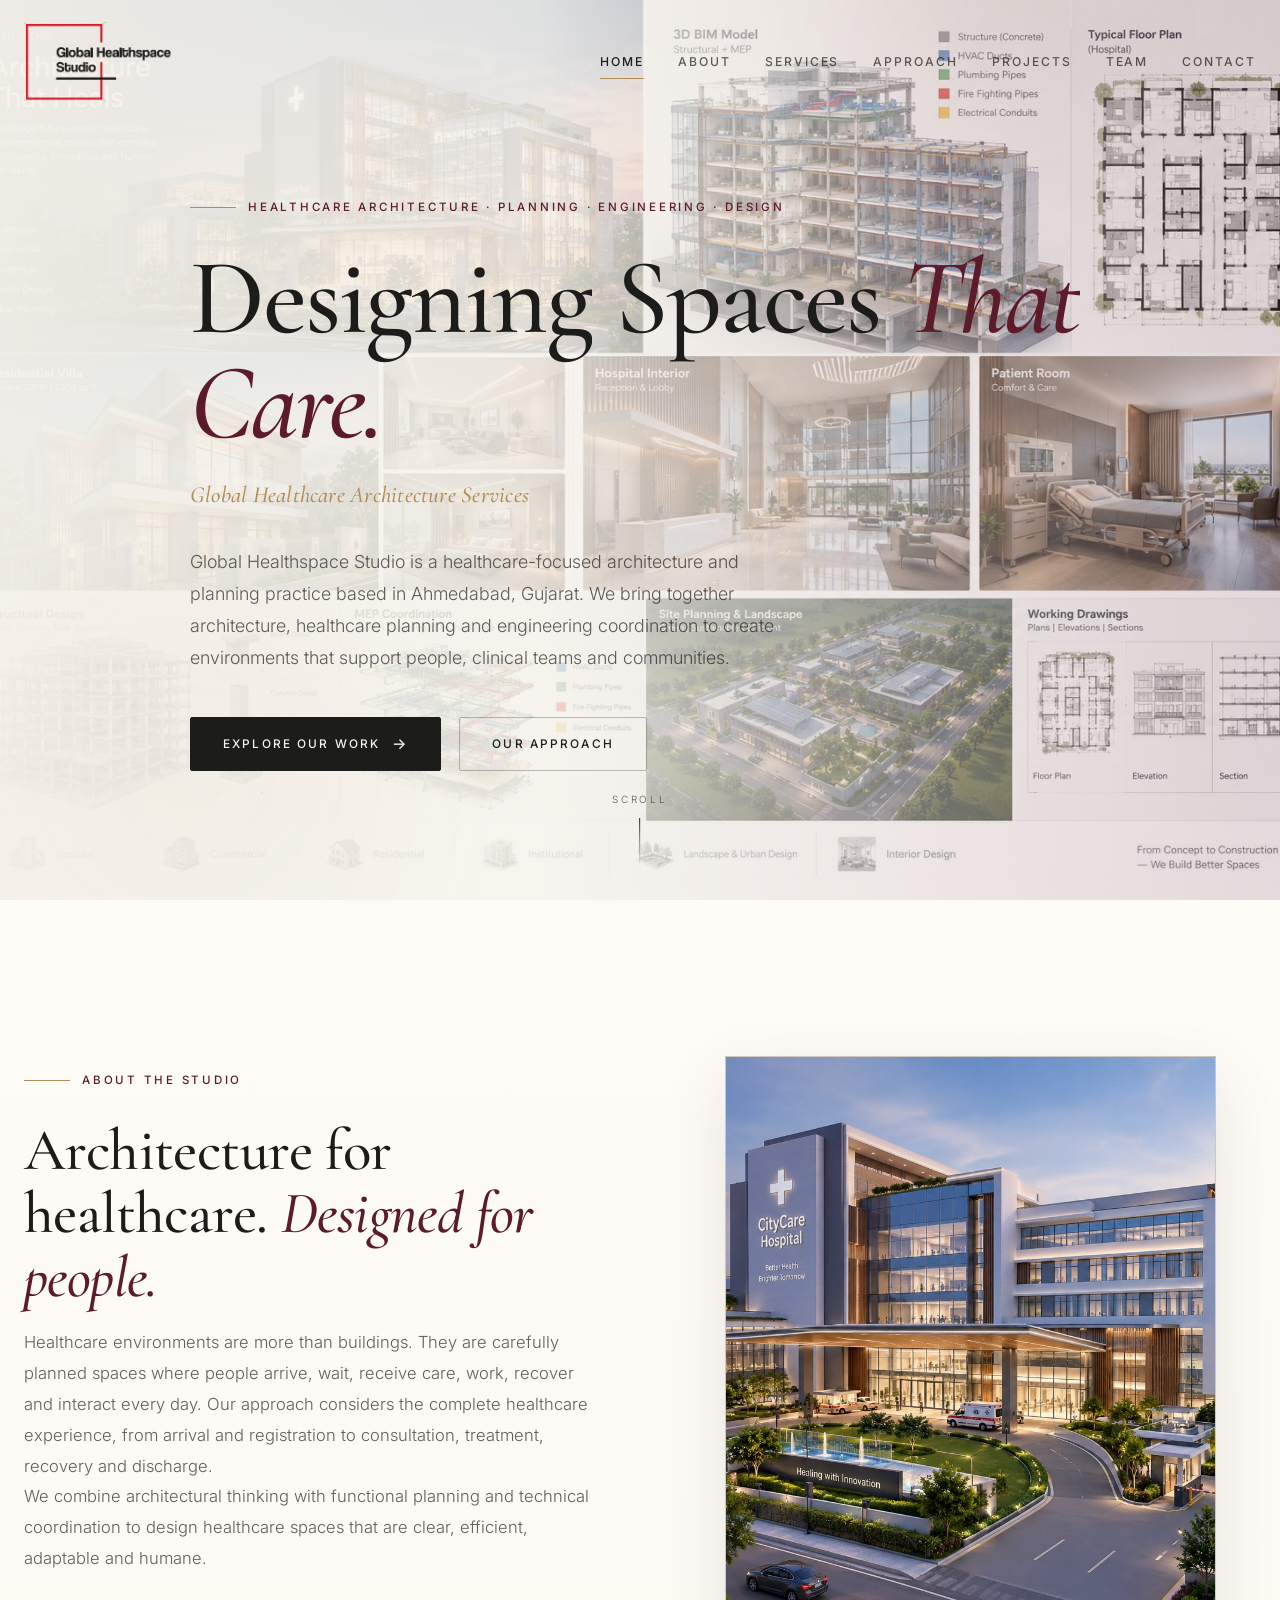
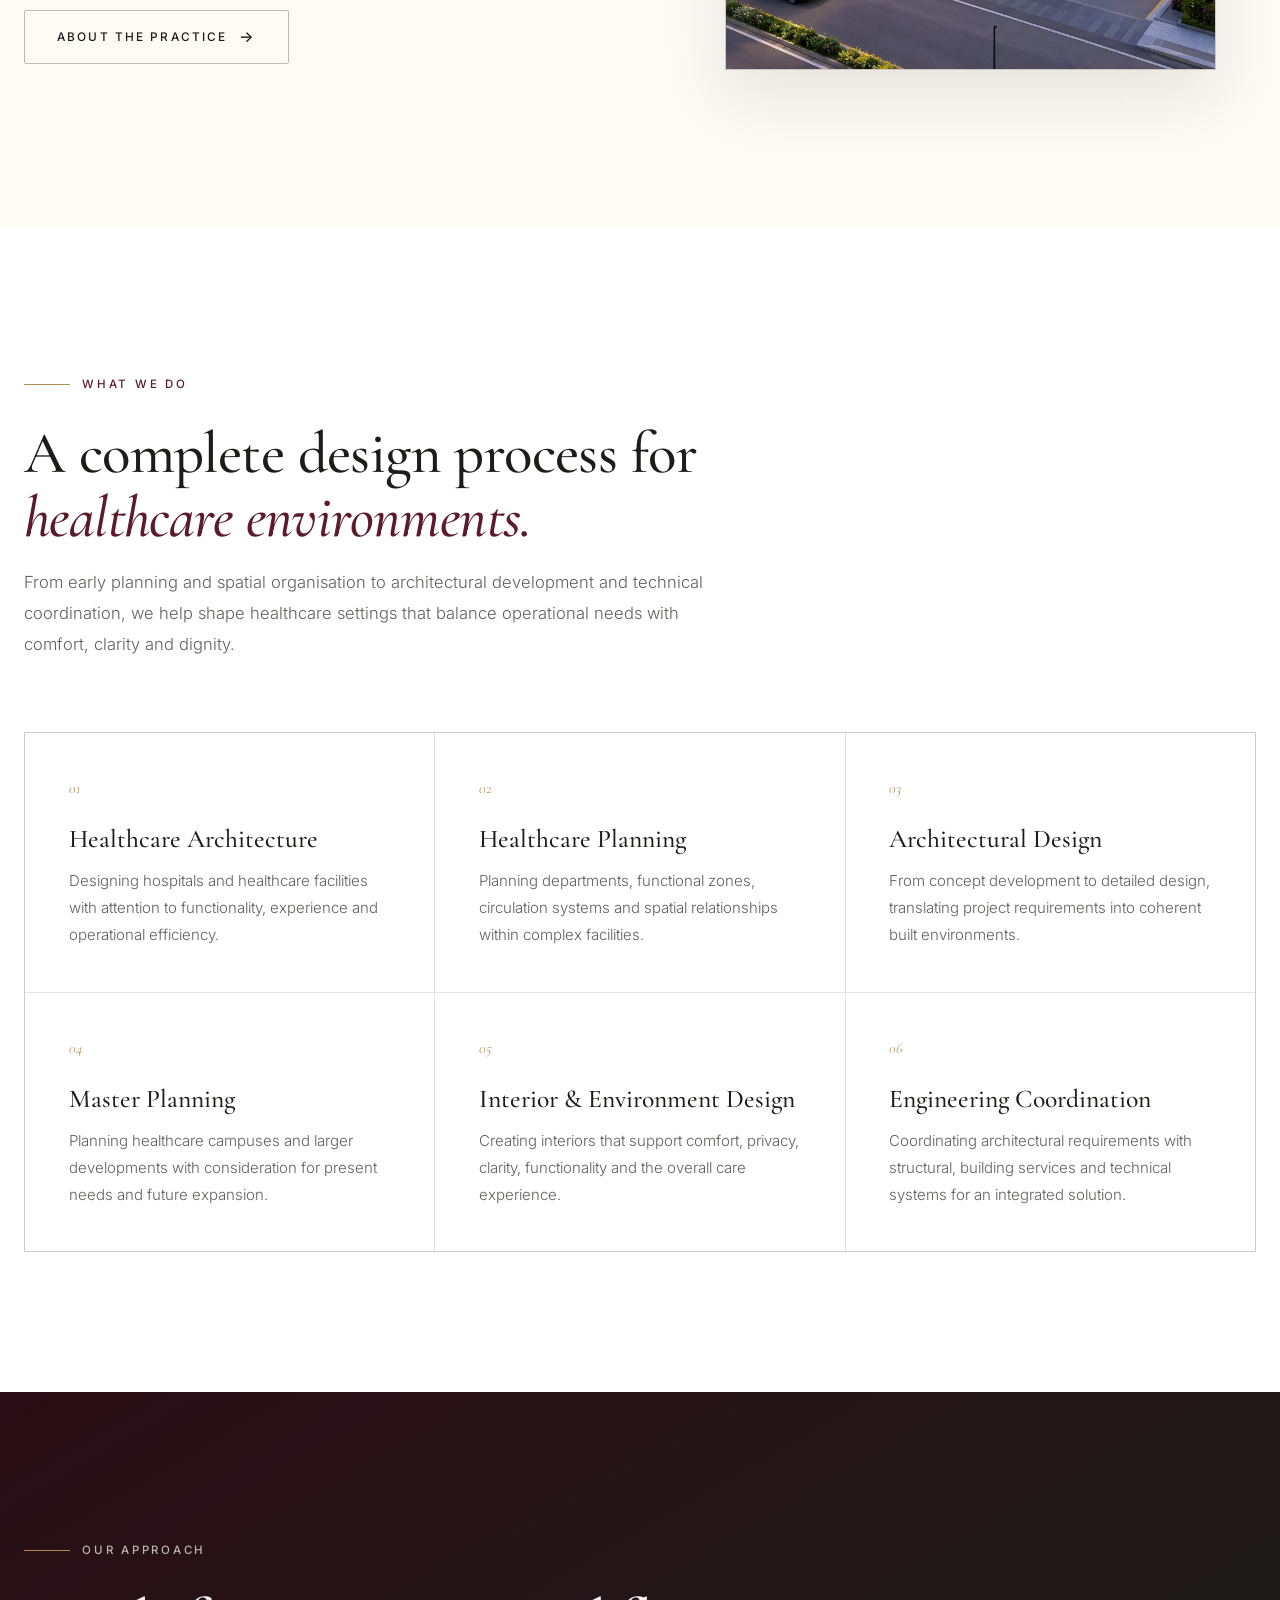
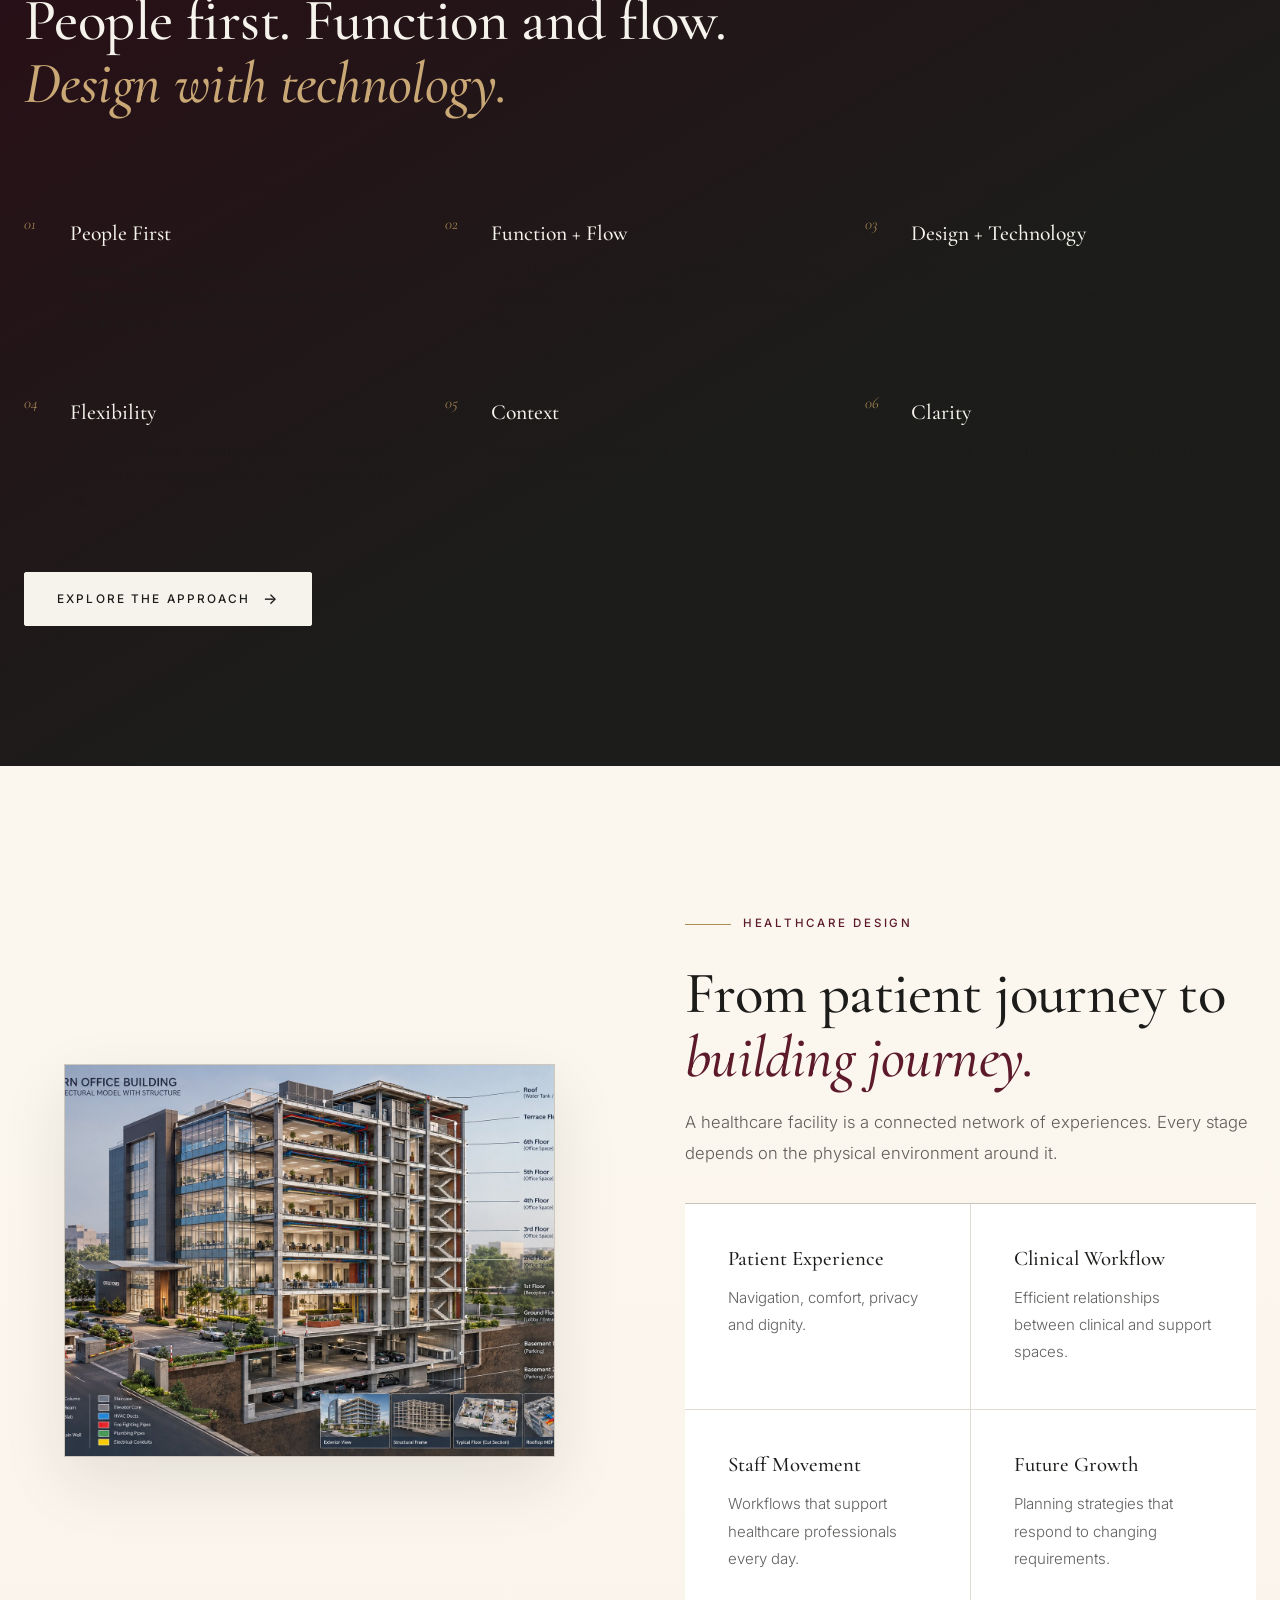
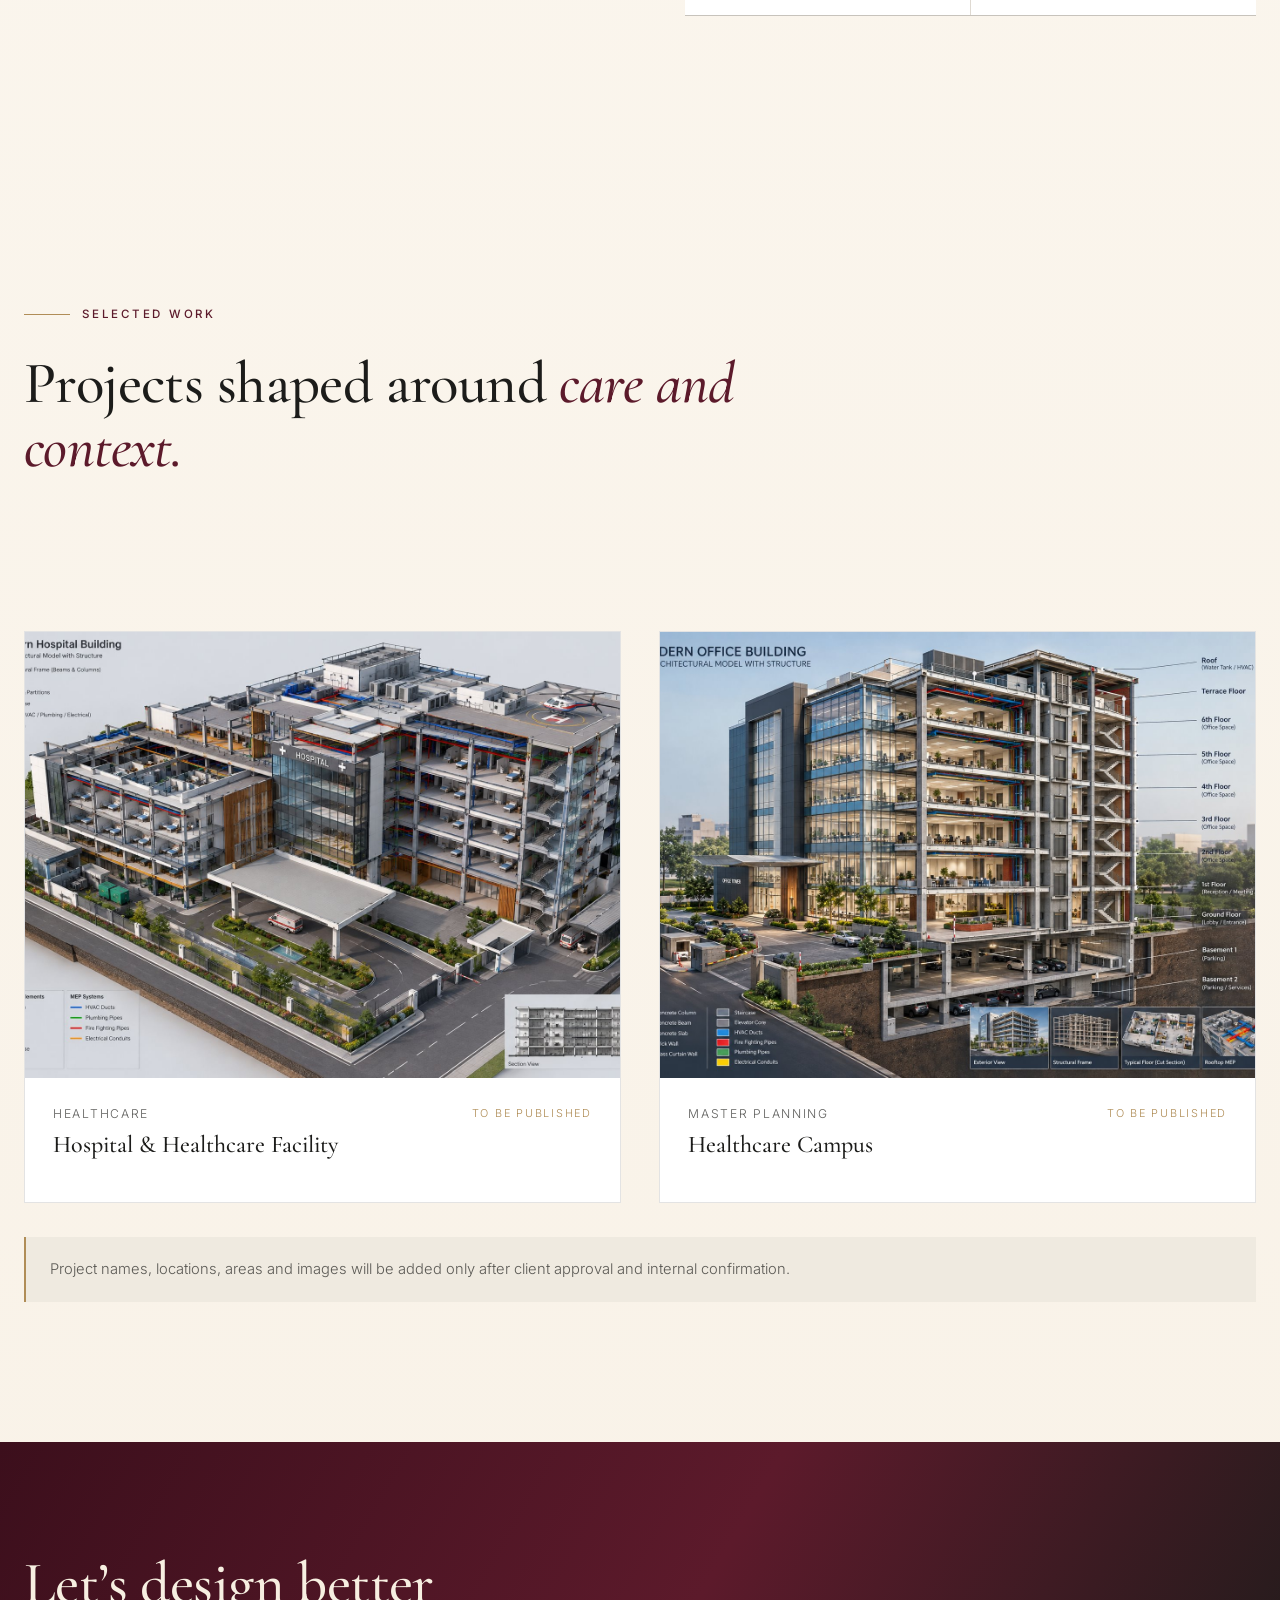
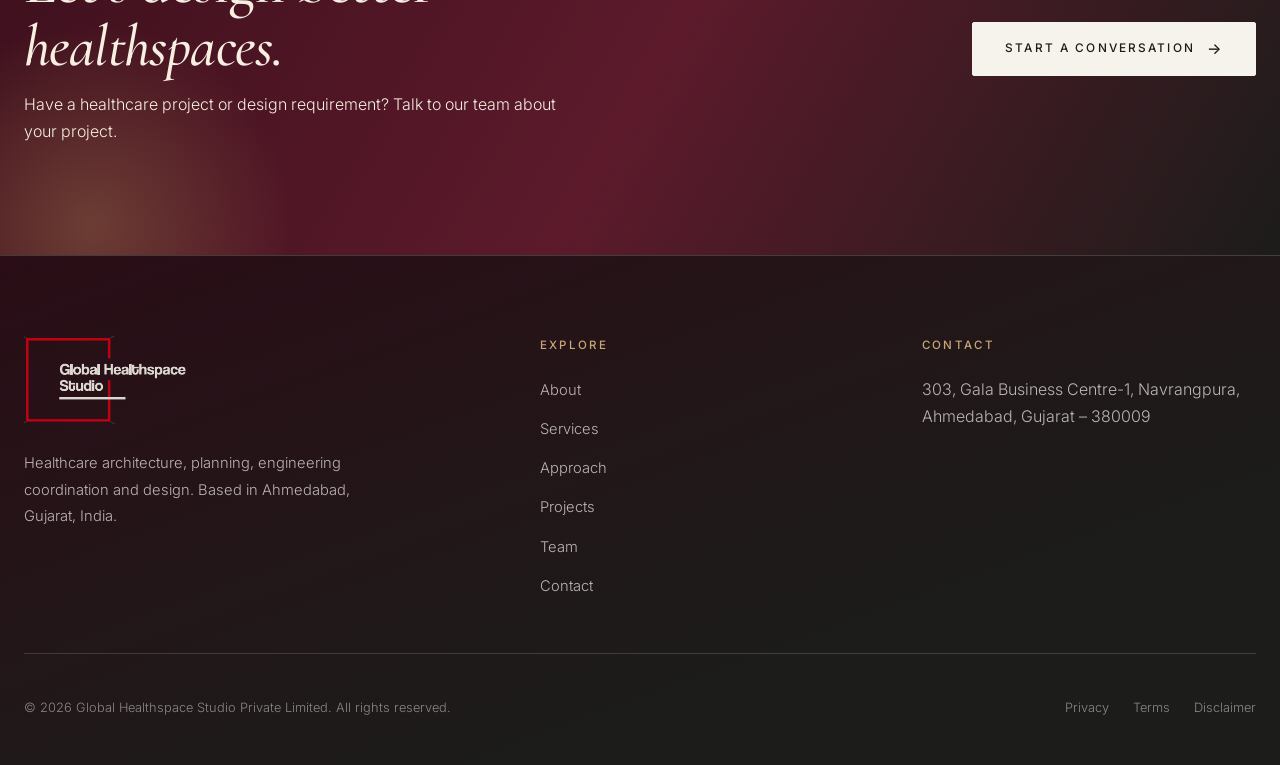
<file: index.html>
<!DOCTYPE html>
<html lang="en">
  <head>
    <meta charset="UTF-8">
    <meta name="viewport" content="width=device-width, initial-scale=1">
    <meta name="theme-color" content="#2a0d16">
    <title>Global Healthspace Studio | Healthcare Architecture &amp; Planning Ahmedabad</title>
    <meta name="description" content="Global Healthspace Studio is a healthcare-focused architecture, planning and engineering design practice in Ahmedabad, Gujarat, creating human-centred healthcare environments.">
    <link rel="icon" href="assets/images/ghs-logo.png?v=4">
    <link rel="preconnect" href="https://fonts.googleapis.com">
    <link rel="preconnect" href="https://fonts.gstatic.com" crossorigin>
    <link href="https://fonts.googleapis.com/css2?family=Cormorant+Garamond:ital,wght@0,400;0,500;0,600;1,400;1,500&family=Inter:wght@300;400;500;600&display=swap" rel="stylesheet">
    <link rel="stylesheet" href="assets/css/styles.css">
    <link rel="canonical" href="https://globalhealthspaces.com/">
    <link rel="apple-touch-icon" href="assets/images/apple-touch-icon.png">
    <link rel="manifest" href="site.webmanifest">
    <meta property="og:type" content="website">
    <meta property="og:site_name" content="Global Healthspace Studio">
    <meta property="og:title" content="Global Healthspace Studio | Healthcare Architecture &amp; Planning Ahmedabad">
    <meta property="og:description" content="Global Healthspace Studio is a healthcare-focused architecture, planning and engineering design practice in Ahmedabad, Gujarat, creating human-centred healthcare environments.">
    <meta property="og:url" content="https://globalhealthspaces.com/">
    <meta property="og:image" content="https://globalhealthspaces.com/assets/images/og-image.jpg">
    <meta property="og:image:width" content="1200">
    <meta property="og:image:height" content="630">
    <meta property="og:image:alt" content="Global Healthspace Studio - healthcare architecture and planning, Ahmedabad">
    <meta property="og:locale" content="en_IN">
    <meta name="twitter:card" content="summary_large_image">
    <meta name="twitter:title" content="Global Healthspace Studio | Healthcare Architecture &amp; Planning Ahmedabad">
    <meta name="twitter:description" content="Global Healthspace Studio is a healthcare-focused architecture, planning and engineering design practice in Ahmedabad, Gujarat, creating human-centred healthcare environments.">
    <meta name="twitter:image" content="https://globalhealthspaces.com/assets/images/og-image.jpg">
    <script type="application/ld+json">
    {
      "@context": "https://schema.org",
      "@type": "ProfessionalService",
      "@id": "https://globalhealthspaces.com/#organization",
      "name": "Global Healthspace Studio Private Limited",
      "alternateName": "Global Healthspace Studio",
      "url": "https://globalhealthspaces.com/",
      "logo": "https://globalhealthspaces.com/assets/images/ghs-logo.png",
      "image": "https://globalhealthspaces.com/assets/images/og-image.jpg",
      "description": "Healthcare-focused architecture, planning, engineering coordination and design practice in Ahmedabad, Gujarat, creating human-centred healthcare environments.",
      "address": {
        "@type": "PostalAddress",
        "streetAddress": "303, Gala Business Centre-1, Navrangpura",
        "addressLocality": "Ahmedabad",
        "addressRegion": "Gujarat",
        "postalCode": "380009",
        "addressCountry": "IN"
      },
      "areaServed": "India",
      "openingHoursSpecification": {
        "@type": "OpeningHoursSpecification",
        "dayOfWeek": ["Monday", "Tuesday", "Wednesday", "Thursday", "Friday", "Saturday"],
        "opens": "10:00",
        "closes": "19:00"
      }
    }
    </script>
  </head>
  <body>
    <a class="skip-link" href="#main">Skip to content</a>

    <header class="site-header" data-header>
      <div class="container header-inner">
        <a class="brand" href="index.html" aria-label="Global Healthspace Studio home">
          <img src="assets/images/ghs-logo.png?v=4" alt="Global Healthspace Studio">
        </a>
        <nav class="nav" aria-label="Primary">
          <a href="index.html">Home</a>
          <a href="about.html">About</a>
          <a href="services.html">Services</a>
          <a href="approach.html">Approach</a>
          <a href="projects.html">Projects</a>
          <a href="team.html">Team</a>
          <a href="contact.html">Contact</a>
        </nav>
        <button class="nav-toggle" type="button" data-nav-toggle aria-label="Toggle navigation" aria-expanded="false">
          <span></span>
          <span></span>
          <span></span>
        </button>
      </div>
    </header>

    <main id="main">
      <section class="hero">
        <div class="hero-media" aria-hidden="true">
          <span class="hero-media-scrim"></span>
        </div>
        <div class="hero-bg" aria-hidden="true">
          <span class="orb orb-1" data-parallax="18"></span>
          <span class="orb orb-2" data-parallax="-13"></span>
          <span class="orb orb-3" data-parallax="8"></span>
          <svg class="hero-lines" viewBox="0 0 800 640" fill="none">
            <g>
              <rect x="34" y="150" width="270" height="430"></rect>
              <rect x="126" y="78" width="270" height="430"></rect>
              <rect x="252" y="214" width="340" height="366"></rect>
            </g>
            <g>
              <line x1="34" y1="282" x2="720" y2="282"></line>
              <line x1="34" y1="392" x2="720" y2="392"></line>
              <line x1="126" y1="200" x2="720" y2="200"></line>
              <line x1="252" y1="470" x2="720" y2="470"></line>
            </g>
            <g>
              <line x1="300" y1="78" x2="300" y2="580"></line>
              <line x1="430" y1="78" x2="430" y2="580"></line>
              <line x1="560" y1="78" x2="560" y2="580"></line>
            </g>
          </svg>
        </div>
        <div class="container hero-inner">
          <p class="eyebrow reveal">Healthcare Architecture &middot; Planning &middot; Engineering &middot; Design</p>
          <h1 class="hero-title reveal reveal-delay-1">Designing Spaces <em>That Care.</em></h1>
          <p class="hero-tagline reveal reveal-delay-2">Global Healthcare Architecture Services</p>
          <p class="hero-lead reveal reveal-delay-2">Global Healthspace Studio is a healthcare-focused architecture and planning practice based in Ahmedabad, Gujarat. We bring together architecture, healthcare planning and engineering coordination to create environments that support people, clinical teams and communities.</p>
          <div class="hero-actions reveal reveal-delay-3">
            <a class="btn btn-arrow" href="projects.html">Explore Our Work</a>
            <a class="btn btn-ghost" href="approach.html">Our Approach</a>
          </div>
        </div>
        <div class="hero-scroll" aria-hidden="true">Scroll</div>
      </section>

      <section class="section">
        <div class="container split">
          <div class="reveal">
            <p class="eyebrow">About the Studio</p>
            <h2 class="section-title">Architecture for healthcare. <em>Designed for people.</em></h2>
            <p class="section-lead">Healthcare environments are more than buildings. They are carefully planned spaces where people arrive, wait, receive care, work, recover and interact every day. Our approach considers the complete healthcare experience, from arrival and registration to consultation, treatment, recovery and discharge.</p>
            <p class="section-lead">We combine architectural thinking with functional planning and technical coordination to design healthcare spaces that are clear, efficient, adaptable and humane.</p>
            <div class="hero-actions" style="margin-top:36px">
              <a class="btn btn-ghost btn-arrow" href="about.html">About the Practice</a>
            </div>
          </div>
          <figure class="media-frame reveal reveal-delay-2" aria-label="Healthcare architecture by Global Healthspace Studio"><img src="assets/images/space-01.jpg" alt="Healthcare architecture and planning by Global Healthspace Studio" loading="lazy" decoding="async">
          </figure>
        </div>
      </section>

      <section class="section section-ivory-soft">
        <div class="container">
          <div class="section-head">
            <p class="eyebrow reveal">What We Do</p>
            <h2 class="section-title reveal reveal-delay-1">A complete design process for <em>healthcare environments.</em></h2>
            <p class="section-lead reveal reveal-delay-2">From early planning and spatial organisation to architectural development and technical coordination, we help shape healthcare settings that balance operational needs with comfort, clarity and dignity.</p>
          </div>
          <div class="grid grid-3 reveal">
            <article class="grid-cell">
              <span class="cell-index">01</span>
              <h3 class="cell-title">Healthcare Architecture</h3>
              <p class="cell-text">Designing hospitals and healthcare facilities with attention to functionality, experience and operational efficiency.</p>
            </article>
            <article class="grid-cell">
              <span class="cell-index">02</span>
              <h3 class="cell-title">Healthcare Planning</h3>
              <p class="cell-text">Planning departments, functional zones, circulation systems and spatial relationships within complex facilities.</p>
            </article>
            <article class="grid-cell">
              <span class="cell-index">03</span>
              <h3 class="cell-title">Architectural Design</h3>
              <p class="cell-text">From concept development to detailed design, translating project requirements into coherent built environments.</p>
            </article>
            <article class="grid-cell">
              <span class="cell-index">04</span>
              <h3 class="cell-title">Master Planning</h3>
              <p class="cell-text">Planning healthcare campuses and larger developments with consideration for present needs and future expansion.</p>
            </article>
            <article class="grid-cell">
              <span class="cell-index">05</span>
              <h3 class="cell-title">Interior &amp; Environment Design</h3>
              <p class="cell-text">Creating interiors that support comfort, privacy, clarity, functionality and the overall care experience.</p>
            </article>
            <article class="grid-cell">
              <span class="cell-index">06</span>
              <h3 class="cell-title">Engineering Coordination</h3>
              <p class="cell-text">Coordinating architectural requirements with structural, building services and technical systems for an integrated solution.</p>
            </article>
          </div>
        </div>
      </section>

      <section class="section section-dark">
        <div class="container">
          <div class="section-head">
            <p class="eyebrow eyebrow-dark reveal">Our Approach</p>
            <h2 class="section-title reveal reveal-delay-1">People first. Function and flow. <em>Design with technology.</em></h2>
          </div>
          <div class="specialism-list reveal">
            <li>
              <h3>People First</h3>
              <p>Patients, families, doctors, nurses and support staff experience healthcare buildings differently. We design for those journeys.</p>
            </li>
            <li>
              <h3>Function + Flow</h3>
              <p>We plan clear relationships between departments, circulation, access, services and operational zones.</p>
            </li>
            <li>
              <h3>Design + Technology</h3>
              <p>Modern healthcare requires architecture to work alongside medical technology and integrated building systems.</p>
            </li>
            <li>
              <h3>Flexibility</h3>
              <p>Healthcare environments evolve. Our planning considers adaptability wherever project conditions allow.</p>
            </li>
            <li>
              <h3>Context</h3>
              <p>Every project responds to a particular site, climate, community and urban condition.</p>
            </li>
            <li>
              <h3>Clarity</h3>
              <p>Complex environments should feel intuitive to navigate, easy to operate and calm to experience.</p>
            </li>
          </div>
          <div class="hero-actions" style="margin-top:56px">
            <a class="btn btn-light btn-arrow" href="approach.html">Explore the Approach</a>
          </div>
        </div>
      </section>

      <section class="section">
        <div class="container split split-reverse">
          <figure class="media-frame landscape reveal" aria-label="Healthcare planning and design by Global Healthspace Studio"><img src="assets/images/space-02.jpg" alt="Healthcare design and planning by Global Healthspace Studio" loading="lazy" decoding="async">
          </figure>
          <div class="reveal reveal-delay-2">
            <p class="eyebrow">Healthcare Design</p>
            <h2 class="section-title">From patient journey to <em>building journey.</em></h2>
            <p class="section-lead">A healthcare facility is a connected network of experiences. Every stage depends on the physical environment around it.</p>
            <div class="grid grid-2" style="margin-top:34px;border-left:0;border-right:0">
              <div class="grid-cell" style="border:0">
                <h3 class="cell-title" style="font-size:1.3rem">Patient Experience</h3>
                <p class="cell-text">Navigation, comfort, privacy and dignity.</p>
              </div>
              <div class="grid-cell" style="border:0">
                <h3 class="cell-title" style="font-size:1.3rem">Clinical Workflow</h3>
                <p class="cell-text">Efficient relationships between clinical and support spaces.</p>
              </div>
              <div class="grid-cell" style="border:0">
                <h3 class="cell-title" style="font-size:1.3rem">Staff Movement</h3>
                <p class="cell-text">Workflows that support healthcare professionals every day.</p>
              </div>
              <div class="grid-cell" style="border:0">
                <h3 class="cell-title" style="font-size:1.3rem">Future Growth</h3>
                <p class="cell-text">Planning strategies that respond to changing requirements.</p>
              </div>
            </div>
          </div>
        </div>
      </section>

      <section class="section">
        <div class="container">
          <div class="section-head">
            <p class="eyebrow reveal">Selected Work</p>
            <h2 class="section-title reveal reveal-delay-1">Projects shaped around <em>care and context.</em></h2>
            <p class="section-lead reveal reveal-delay-2">Project pages are being prepared with drawings, photography and approved client information. The cards below are placeholders for the studio&rsquo;s healthcare work.</p>
          </div>
          <div class="project-grid">
            <article class="project-card reveal">
              <div class="project-media"><img src="assets/images/hospital-bim.jpg" alt="Modern hospital BIM cutaway model" loading="lazy" decoding="async">
              </div>
              <div class="project-body">
                <div>
                  <p class="project-meta">Healthcare</p>
                  <h3>Hospital &amp; Healthcare Facility</h3>
                </div>
                <span class="project-status">To be published</span>
              </div>
            </article>
            <article class="project-card reveal reveal-delay-1">
              <div class="project-media"><img src="assets/images/space-02.jpg" alt="Healthcare campus placeholder image" loading="lazy" decoding="async">
              </div>
              <div class="project-body">
                <div>
                  <p class="project-meta">Master Planning</p>
                  <h3>Healthcare Campus</h3>
                </div>
                <span class="project-status">To be published</span>
              </div>
            </article>
          </div>
          <p class="project-note">Project names, locations, areas and images will be added only after client approval and internal confirmation.</p>
        </div>
      </section>

      <section class="cta-band">
        <div class="container cta-inner">
          <div class="reveal">
            <h2 class="section-title">Let&rsquo;s design better <em>healthspaces.</em></h2>
            <p>Have a healthcare project or design requirement? Talk to our team about your project.</p>
          </div>
          <a class="btn btn-light btn-arrow reveal reveal-delay-1" href="contact.html">Start a Conversation</a>
        </div>
      </section>
    </main>

    <footer class="site-footer">
      <div class="container">
        <div class="footer-top">
          <div class="footer-brand">
            <img src="assets/images/ghs-logo-light.png?v=4" alt="Global Healthspace Studio">
            <p>Healthcare architecture, planning, engineering coordination and design. Based in Ahmedabad, Gujarat, India.</p>
          </div>
          <div class="footer-col">
            <h3>Explore</h3>
            <ul>
              <li><a href="about.html">About</a></li>
              <li><a href="services.html">Services</a></li>
              <li><a href="approach.html">Approach</a></li>
              <li><a href="projects.html">Projects</a></li>
              <li><a href="team.html">Team</a></li>
              <li><a href="contact.html">Contact</a></li>
            </ul>
          </div>
          <div class="footer-col">
            <h3>Contact</h3>
            <ul>
              <li>303, Gala Business Centre-1, Navrangpura,<br>Ahmedabad, Gujarat &ndash; 380009</li>
            </ul>
          </div>
        </div>
        <div class="footer-bottom">
          <p>&copy; <span data-year>2026</span> Global Healthspace Studio Private Limited. All rights reserved.</p>
          <nav aria-label="Legal">
            <a href="privacy.html">Privacy</a>
            <a href="terms.html">Terms</a>
            <a href="disclaimer.html">Disclaimer</a>
          </nav>
        </div>
      </div>
    </footer>

    <script src="assets/js/main.js" defer></script>
  </body>
</html>
</file>
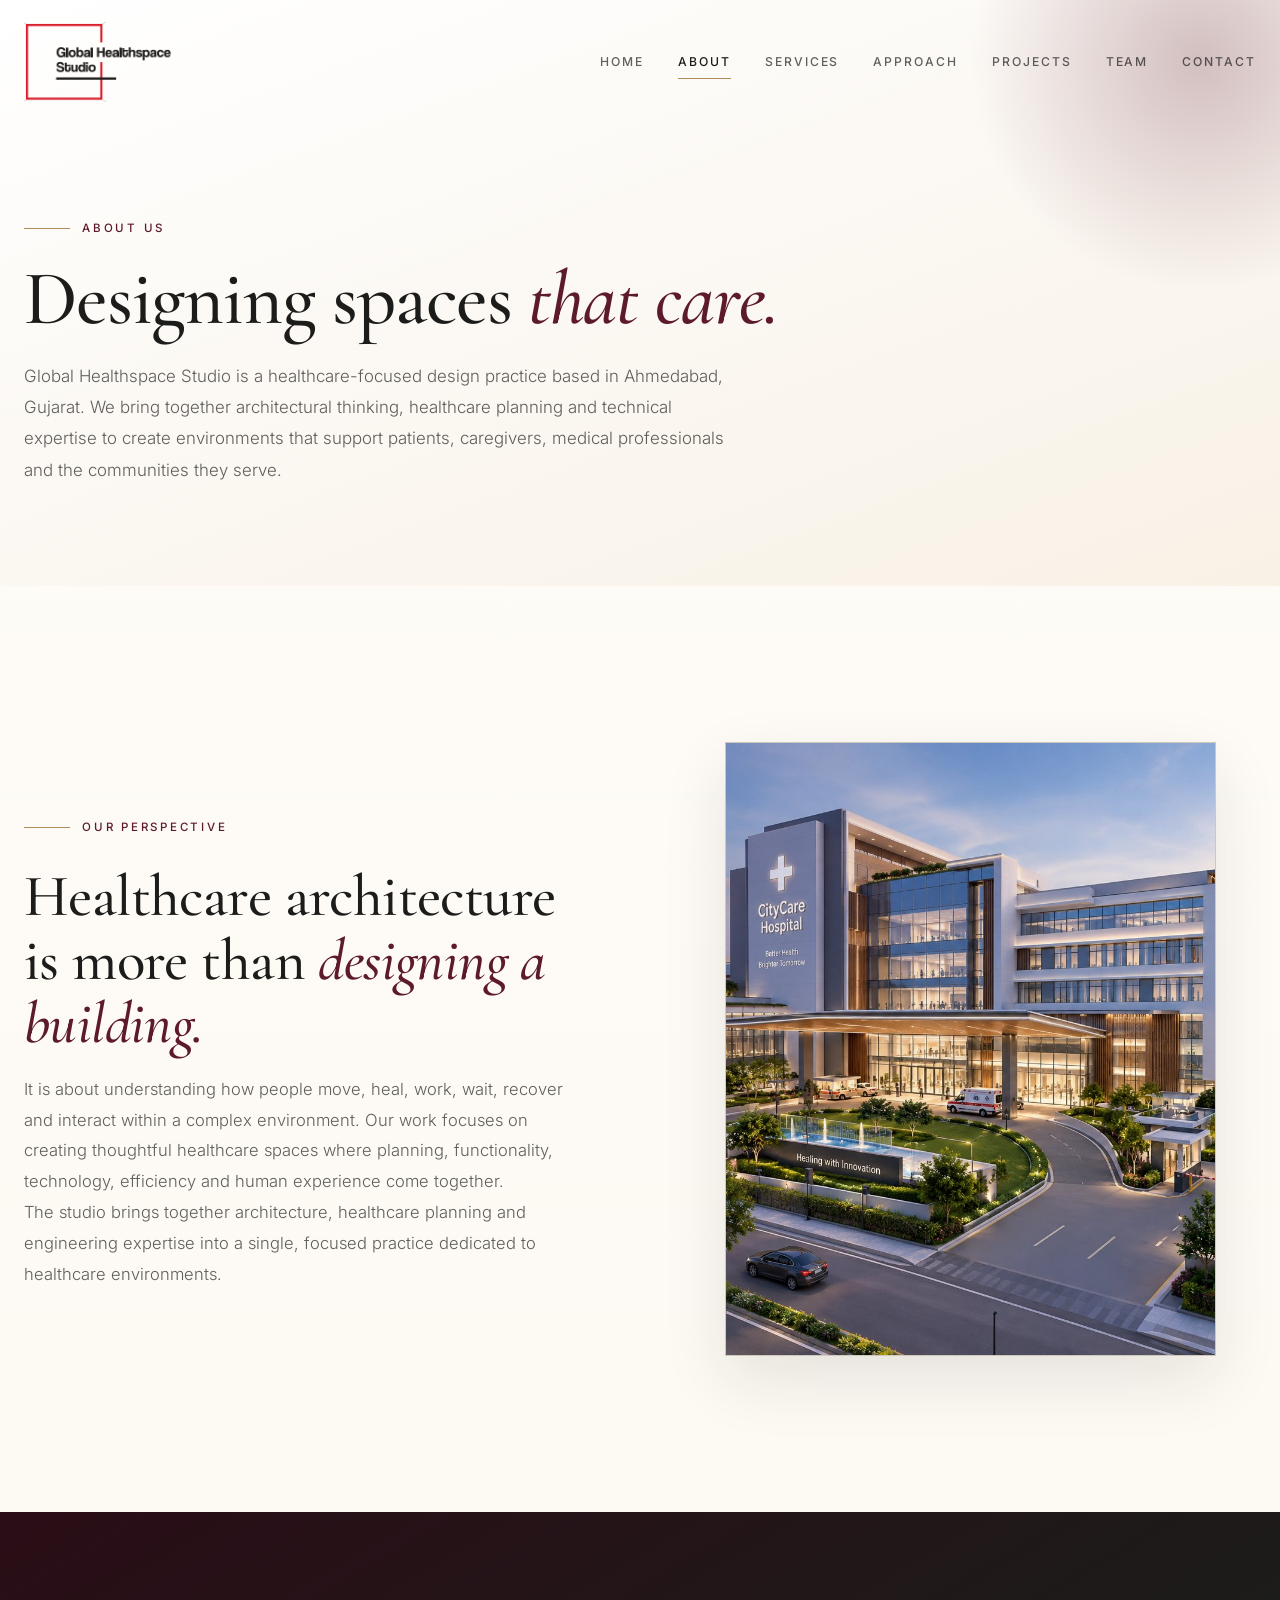
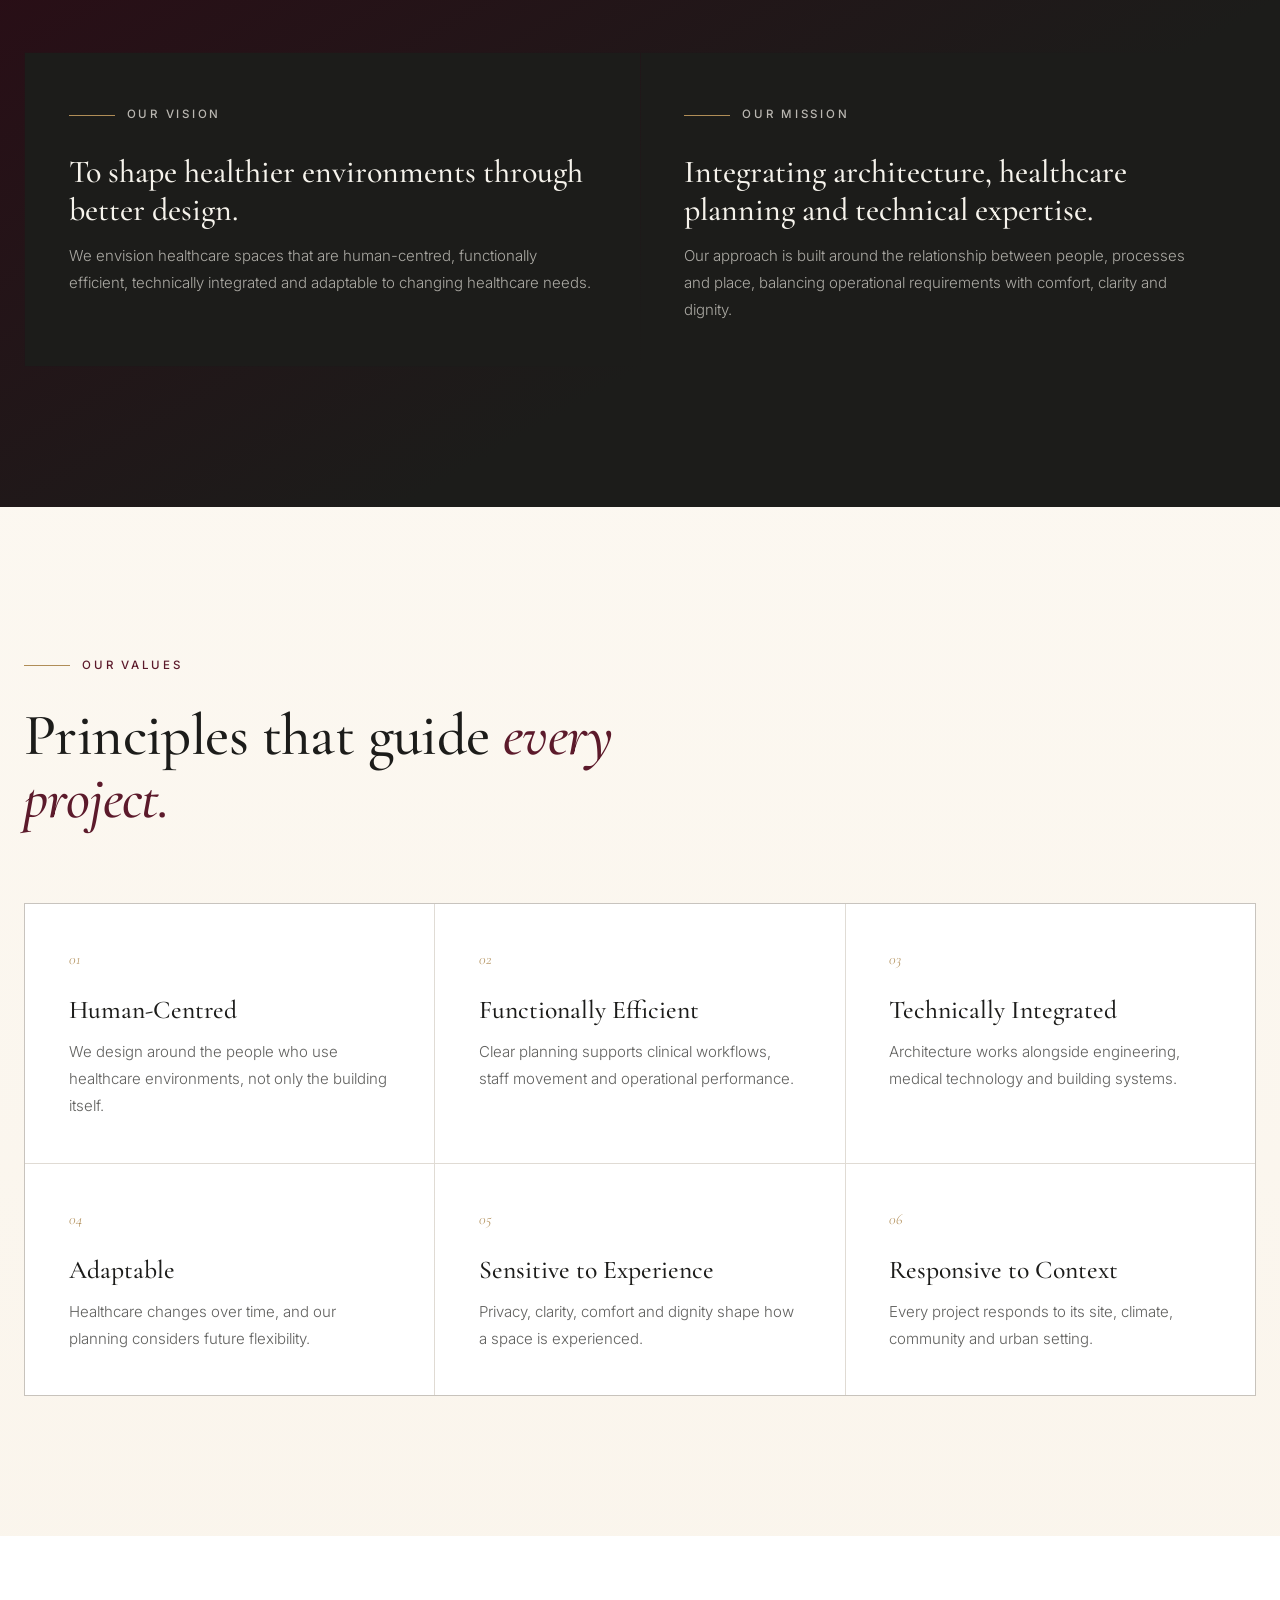
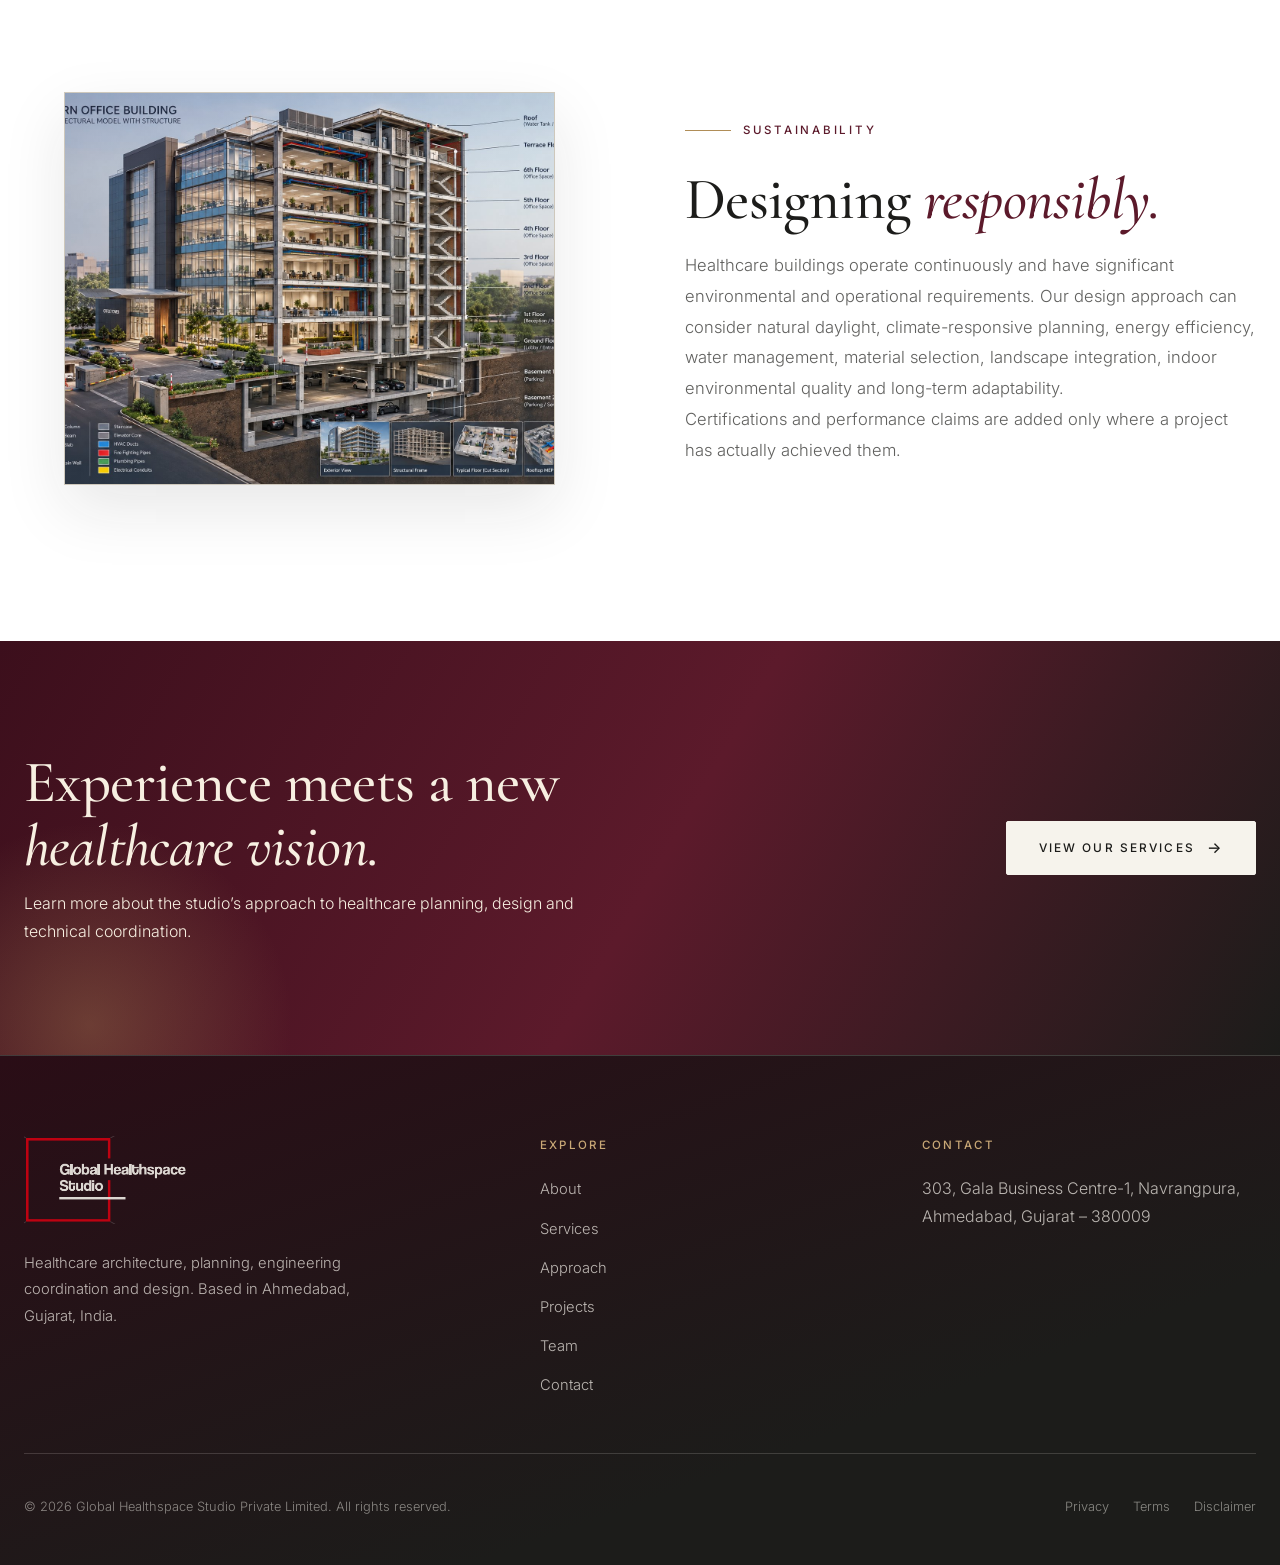
<file: about.html>
<!DOCTYPE html>
<html lang="en">
  <head>
    <meta charset="UTF-8">
    <meta name="viewport" content="width=device-width, initial-scale=1">
    <meta name="theme-color" content="#2a0d16">
    <title>About | Global Healthspace Studio</title>
    <meta name="description" content="Global Healthspace Studio is a healthcare-focused architecture and planning practice in Ahmedabad, designing human-centred healthcare environments.">
    <link rel="icon" href="assets/images/ghs-logo.png?v=4">
    <link rel="preconnect" href="https://fonts.googleapis.com">
    <link rel="preconnect" href="https://fonts.gstatic.com" crossorigin>
    <link href="https://fonts.googleapis.com/css2?family=Cormorant+Garamond:ital,wght@0,400;0,500;0,600;1,400;1,500&family=Inter:wght@300;400;500;600&display=swap" rel="stylesheet">
    <link rel="stylesheet" href="assets/css/styles.css">
    <link rel="canonical" href="https://globalhealthspaces.com/about.html">
    <link rel="apple-touch-icon" href="assets/images/apple-touch-icon.png">
    <link rel="manifest" href="site.webmanifest">
    <meta property="og:type" content="website">
    <meta property="og:site_name" content="Global Healthspace Studio">
    <meta property="og:title" content="About | Global Healthspace Studio">
    <meta property="og:description" content="Global Healthspace Studio is a healthcare-focused architecture and planning practice in Ahmedabad, designing human-centred healthcare environments.">
    <meta property="og:url" content="https://globalhealthspaces.com/about.html">
    <meta property="og:image" content="https://globalhealthspaces.com/assets/images/og-image.jpg">
    <meta property="og:image:width" content="1200">
    <meta property="og:image:height" content="630">
    <meta property="og:image:alt" content="Global Healthspace Studio - healthcare architecture and planning, Ahmedabad">
    <meta property="og:locale" content="en_IN">
    <meta name="twitter:card" content="summary_large_image">
    <meta name="twitter:title" content="About | Global Healthspace Studio">
    <meta name="twitter:description" content="Global Healthspace Studio is a healthcare-focused architecture and planning practice in Ahmedabad, designing human-centred healthcare environments.">
    <meta name="twitter:image" content="https://globalhealthspaces.com/assets/images/og-image.jpg">
  </head>
  <body>
    <a class="skip-link" href="#main">Skip to content</a>

    <header class="site-header" data-header>
      <div class="container header-inner">
        <a class="brand" href="index.html" aria-label="Global Healthspace Studio home">
          <img src="assets/images/ghs-logo.png?v=4" alt="Global Healthspace Studio">
        </a>
        <nav class="nav" aria-label="Primary">
          <a href="index.html">Home</a>
          <a href="about.html">About</a>
          <a href="services.html">Services</a>
          <a href="approach.html">Approach</a>
          <a href="projects.html">Projects</a>
          <a href="team.html">Team</a>
          <a href="contact.html">Contact</a>
        </nav>
        <button class="nav-toggle" type="button" data-nav-toggle aria-label="Toggle navigation" aria-expanded="false">
          <span></span>
          <span></span>
          <span></span>
        </button>
      </div>
    </header>

    <main id="main">
      <section class="page-hero">
        <div class="container">
          <p class="eyebrow reveal">About Us</p>
          <h1 class="page-title reveal reveal-delay-1">Designing spaces <em>that care.</em></h1>
          <p class="page-lead reveal reveal-delay-2">Global Healthspace Studio is a healthcare-focused design practice based in Ahmedabad, Gujarat. We bring together architectural thinking, healthcare planning and technical expertise to create environments that support patients, caregivers, medical professionals and the communities they serve.</p>
        </div>
      </section>

      <section class="section">
        <div class="container split">
          <div class="reveal">
            <p class="eyebrow">Our Perspective</p>
            <h2 class="section-title">Healthcare architecture is more than <em>designing a building.</em></h2>
            <p class="section-lead">It is about understanding how people move, heal, work, wait, recover and interact within a complex environment. Our work focuses on creating thoughtful healthcare spaces where planning, functionality, technology, efficiency and human experience come together.</p>
            <p class="section-lead">The studio brings together architecture, healthcare planning and engineering expertise into a single, focused practice dedicated to healthcare environments.</p>
          </div>
          <figure class="media-frame reveal reveal-delay-2" aria-label="Healthcare architecture by Global Healthspace Studio"><img src="assets/images/space-01.jpg" alt="Healthcare architecture and planning by Global Healthspace Studio" loading="lazy" decoding="async">
          </figure>
        </div>
      </section>

      <section class="section section-dark">
        <div class="container">
          <div class="grid grid-2 grid-dark reveal">
            <article class="grid-cell">
              <p class="eyebrow eyebrow-dark">Our Vision</p>
              <h2 class="cell-title" style="font-size:2rem">To shape healthier environments through better design.</h2>
              <p class="cell-text">We envision healthcare spaces that are human-centred, functionally efficient, technically integrated and adaptable to changing healthcare needs.</p>
            </article>
            <article class="grid-cell">
              <p class="eyebrow eyebrow-dark">Our Mission</p>
              <h2 class="cell-title" style="font-size:2rem">Integrating architecture, healthcare planning and technical expertise.</h2>
              <p class="cell-text">Our approach is built around the relationship between people, processes and place, balancing operational requirements with comfort, clarity and dignity.</p>
            </article>
          </div>
        </div>
      </section>

      <section class="section">
        <div class="container">
          <div class="section-head">
            <p class="eyebrow reveal">Our Values</p>
            <h2 class="section-title reveal reveal-delay-1">Principles that guide <em>every project.</em></h2>
          </div>
          <div class="grid grid-3 reveal">
            <article class="grid-cell">
              <span class="cell-index">01</span>
              <h3 class="cell-title">Human-Centred</h3>
              <p class="cell-text">We design around the people who use healthcare environments, not only the building itself.</p>
            </article>
            <article class="grid-cell">
              <span class="cell-index">02</span>
              <h3 class="cell-title">Functionally Efficient</h3>
              <p class="cell-text">Clear planning supports clinical workflows, staff movement and operational performance.</p>
            </article>
            <article class="grid-cell">
              <span class="cell-index">03</span>
              <h3 class="cell-title">Technically Integrated</h3>
              <p class="cell-text">Architecture works alongside engineering, medical technology and building systems.</p>
            </article>
            <article class="grid-cell">
              <span class="cell-index">04</span>
              <h3 class="cell-title">Adaptable</h3>
              <p class="cell-text">Healthcare changes over time, and our planning considers future flexibility.</p>
            </article>
            <article class="grid-cell">
              <span class="cell-index">05</span>
              <h3 class="cell-title">Sensitive to Experience</h3>
              <p class="cell-text">Privacy, clarity, comfort and dignity shape how a space is experienced.</p>
            </article>
            <article class="grid-cell">
              <span class="cell-index">06</span>
              <h3 class="cell-title">Responsive to Context</h3>
              <p class="cell-text">Every project responds to its site, climate, community and urban setting.</p>
            </article>
          </div>
        </div>
      </section>

      <section class="section section-ivory-soft">
        <div class="container split split-reverse">
          <figure class="media-frame landscape reveal" aria-label="Healthcare campus planning by Global Healthspace Studio"><img src="assets/images/space-02.jpg" alt="Healthcare design and planning by Global Healthspace Studio" loading="lazy" decoding="async">
          </figure>
          <div class="reveal reveal-delay-2">
            <p class="eyebrow">Sustainability</p>
            <h2 class="section-title">Designing <em>responsibly.</em></h2>
            <p class="section-lead">Healthcare buildings operate continuously and have significant environmental and operational requirements. Our design approach can consider natural daylight, climate-responsive planning, energy efficiency, water management, material selection, landscape integration, indoor environmental quality and long-term adaptability.</p>
            <p class="section-lead">Certifications and performance claims are added only where a project has actually achieved them.</p>
          </div>
        </div>
      </section>

      <section class="cta-band">
        <div class="container cta-inner">
          <div class="reveal">
            <h2 class="section-title">Experience meets a new <em>healthcare vision.</em></h2>
            <p>Learn more about the studio&rsquo;s approach to healthcare planning, design and technical coordination.</p>
          </div>
          <a class="btn btn-light btn-arrow reveal reveal-delay-1" href="services.html">View Our Services</a>
        </div>
      </section>
    </main>

    <footer class="site-footer">
      <div class="container">
        <div class="footer-top">
          <div class="footer-brand">
            <img src="assets/images/ghs-logo-light.png?v=4" alt="Global Healthspace Studio">
            <p>Healthcare architecture, planning, engineering coordination and design. Based in Ahmedabad, Gujarat, India.</p>
          </div>
          <div class="footer-col">
            <h3>Explore</h3>
            <ul>
              <li><a href="about.html">About</a></li>
              <li><a href="services.html">Services</a></li>
              <li><a href="approach.html">Approach</a></li>
              <li><a href="projects.html">Projects</a></li>
              <li><a href="team.html">Team</a></li>
              <li><a href="contact.html">Contact</a></li>
            </ul>
          </div>
          <div class="footer-col">
            <h3>Contact</h3>
            <ul>
              <li>303, Gala Business Centre-1, Navrangpura,<br>Ahmedabad, Gujarat &ndash; 380009</li>
            </ul>
          </div>
        </div>
        <div class="footer-bottom">
          <p>&copy; <span data-year>2026</span> Global Healthspace Studio Private Limited. All rights reserved.</p>
          <nav aria-label="Legal">
            <a href="privacy.html">Privacy</a>
            <a href="terms.html">Terms</a>
            <a href="disclaimer.html">Disclaimer</a>
          </nav>
        </div>
      </div>
    </footer>

    <script src="assets/js/main.js" defer></script>
  </body>
</html>
</file>
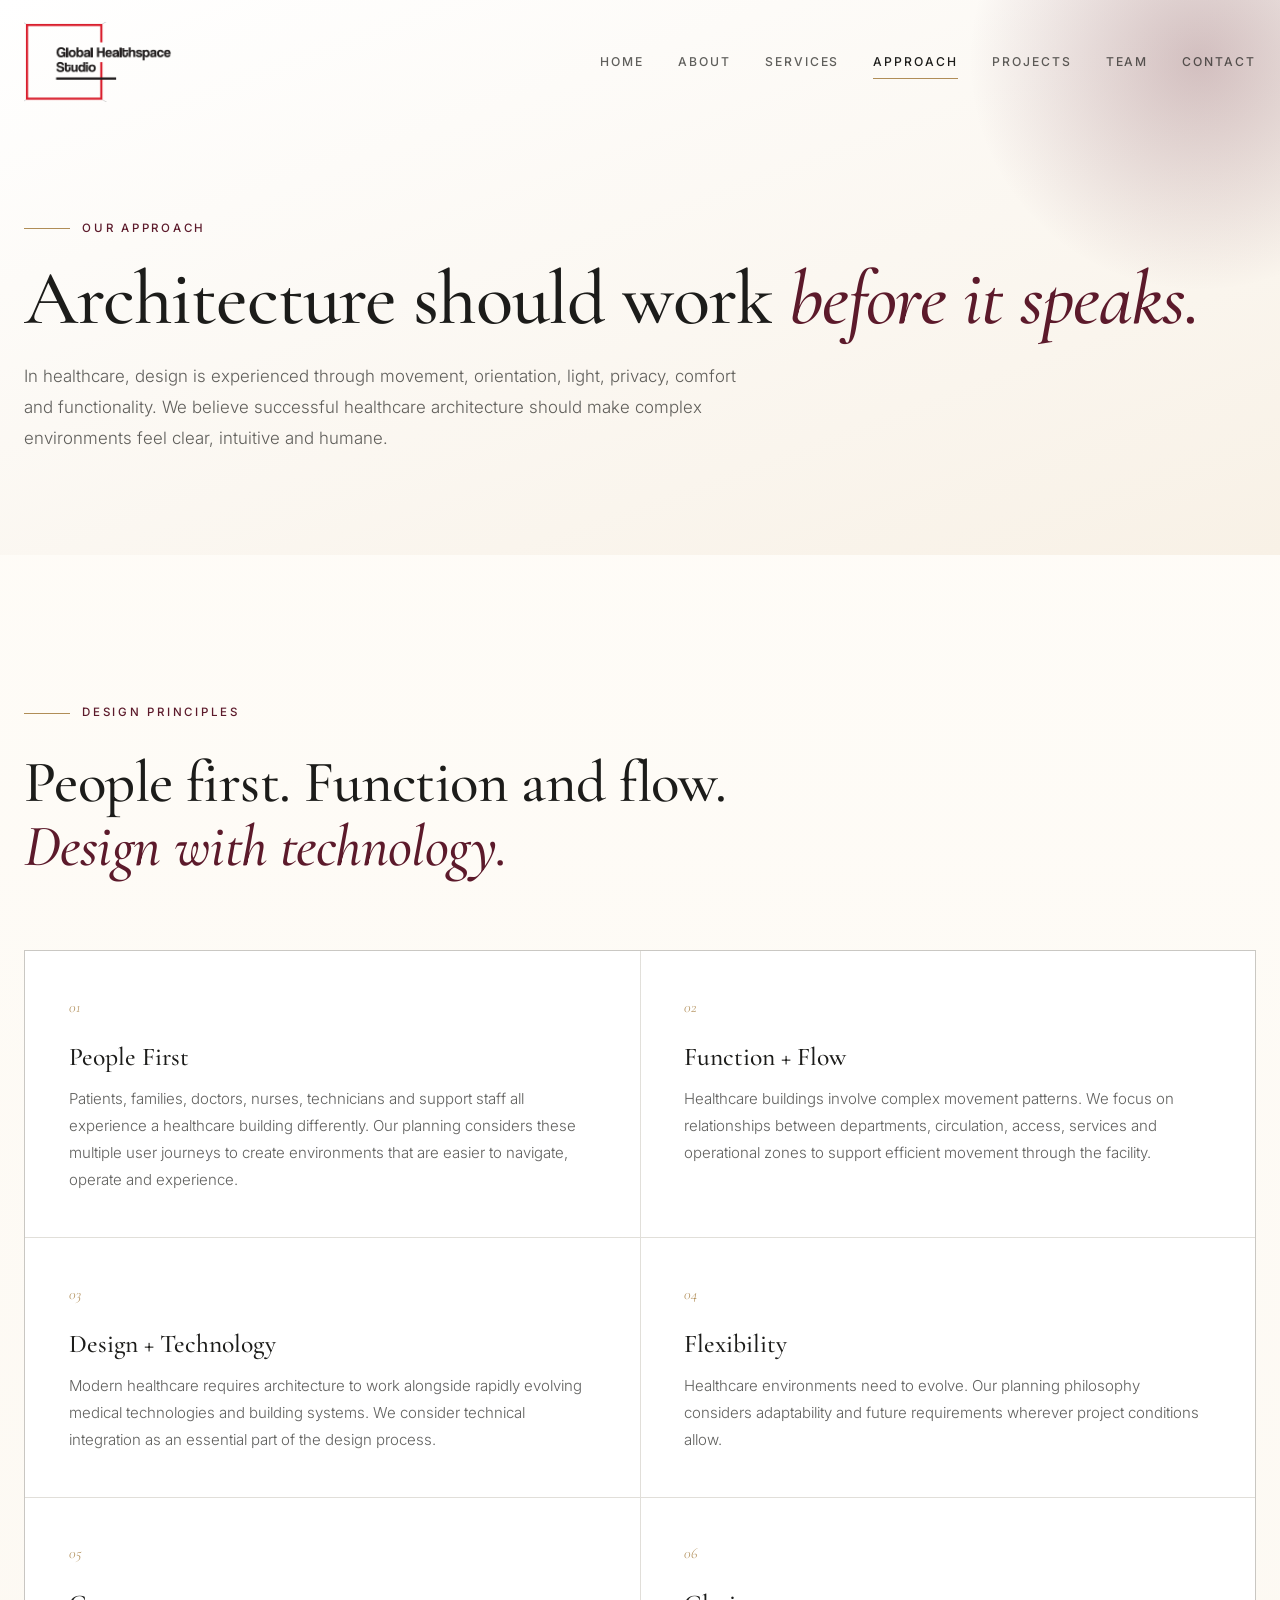
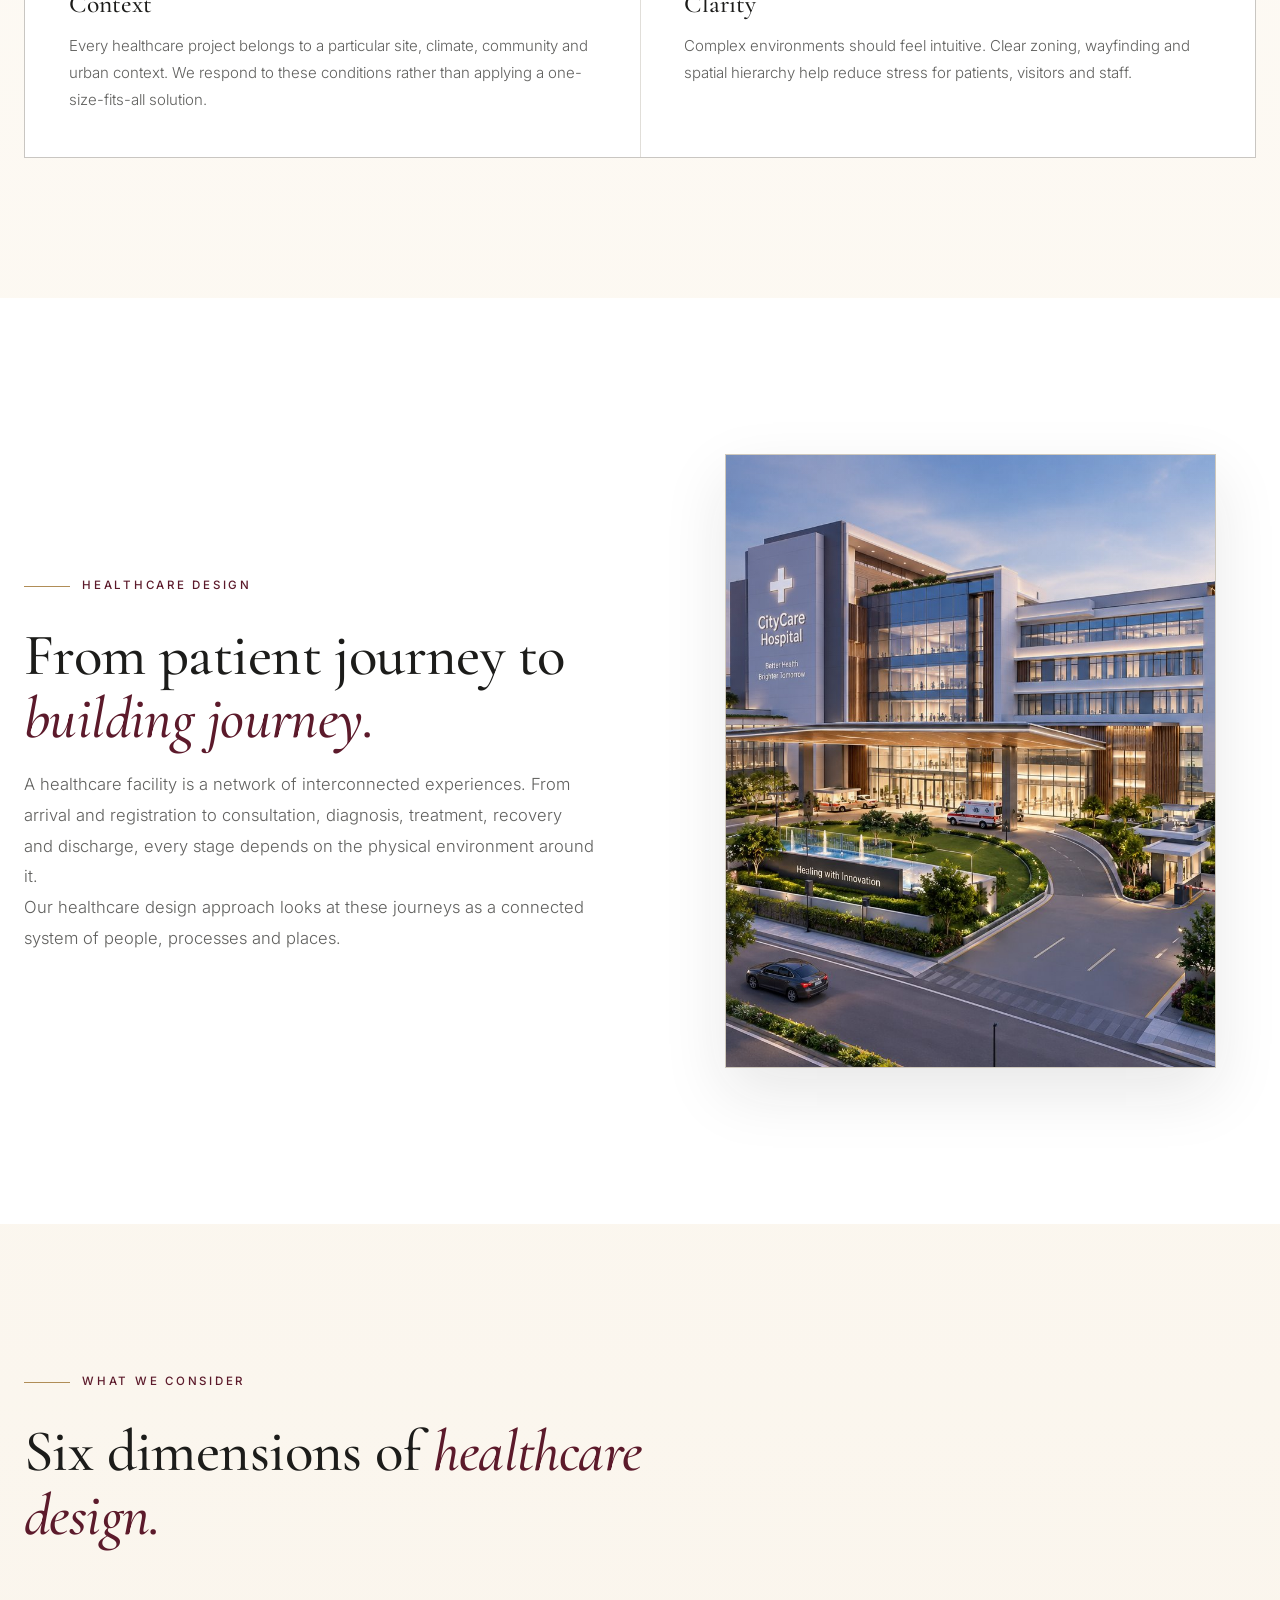
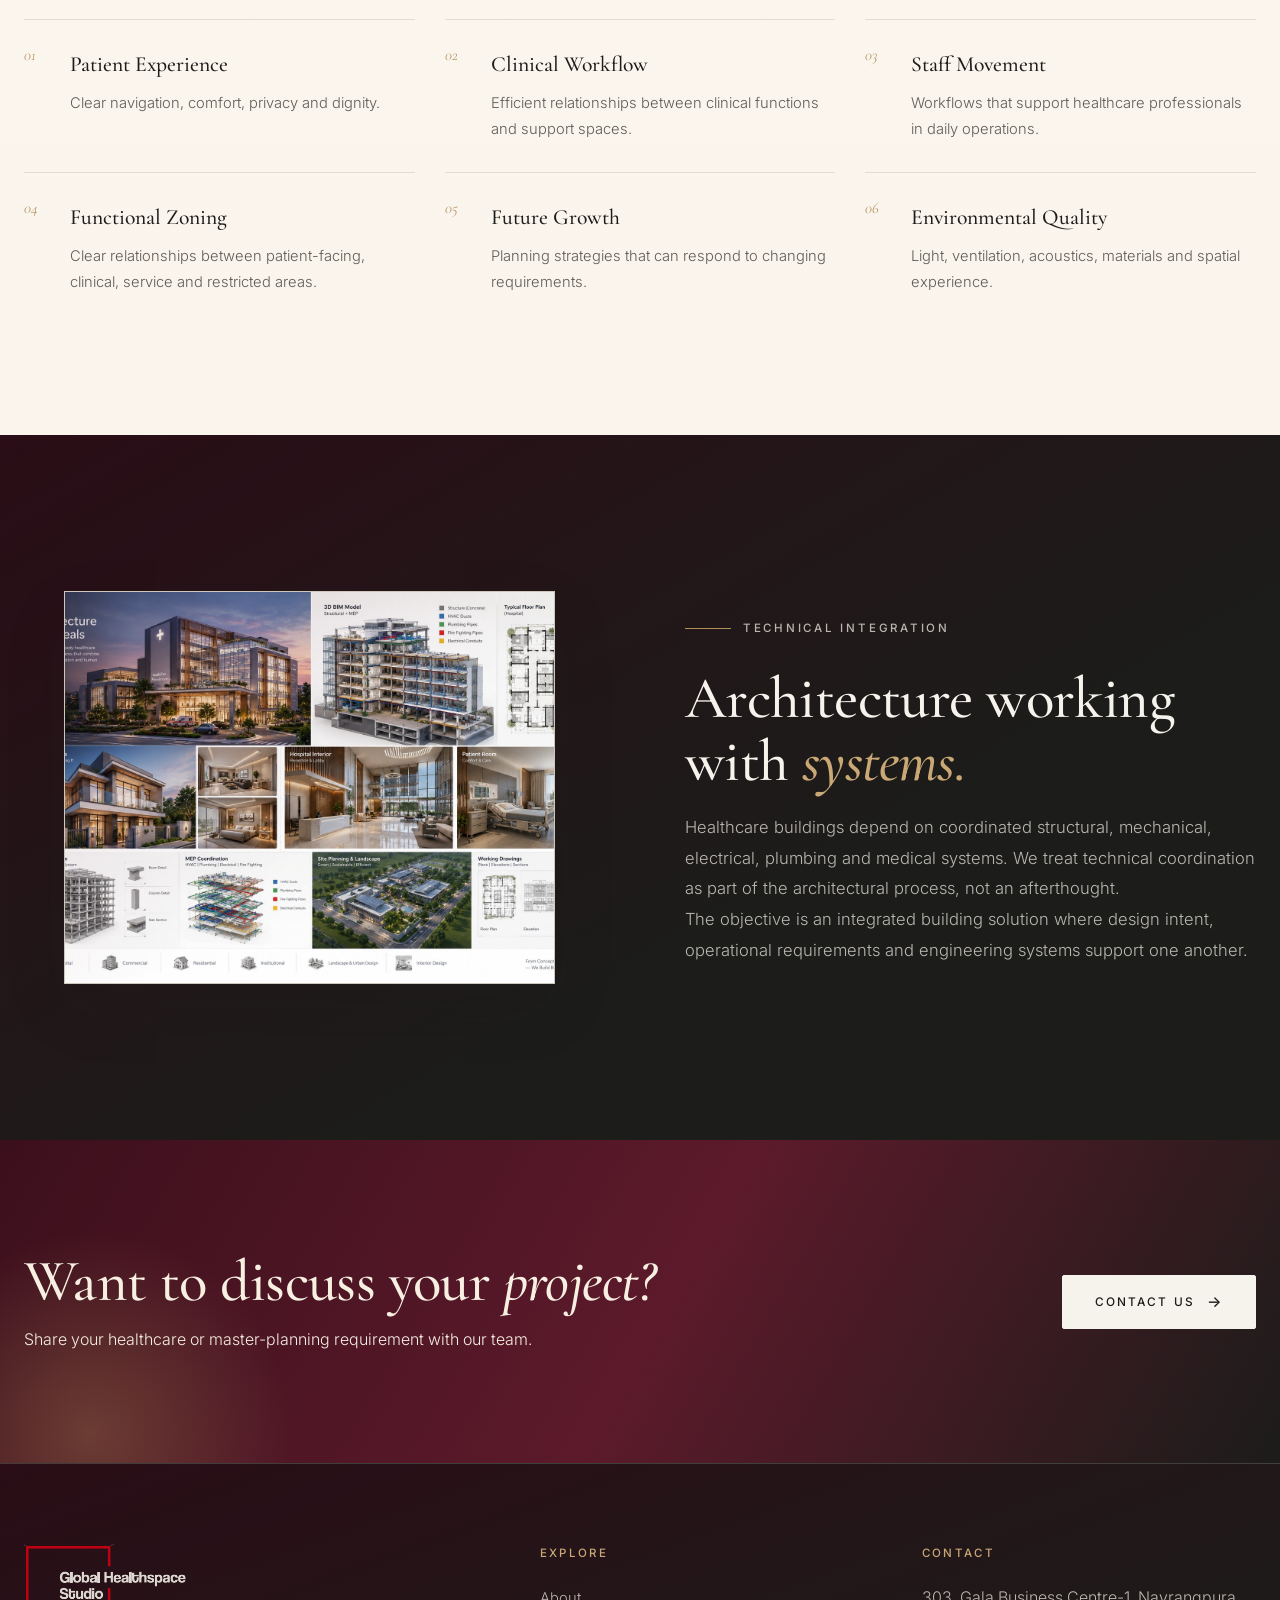
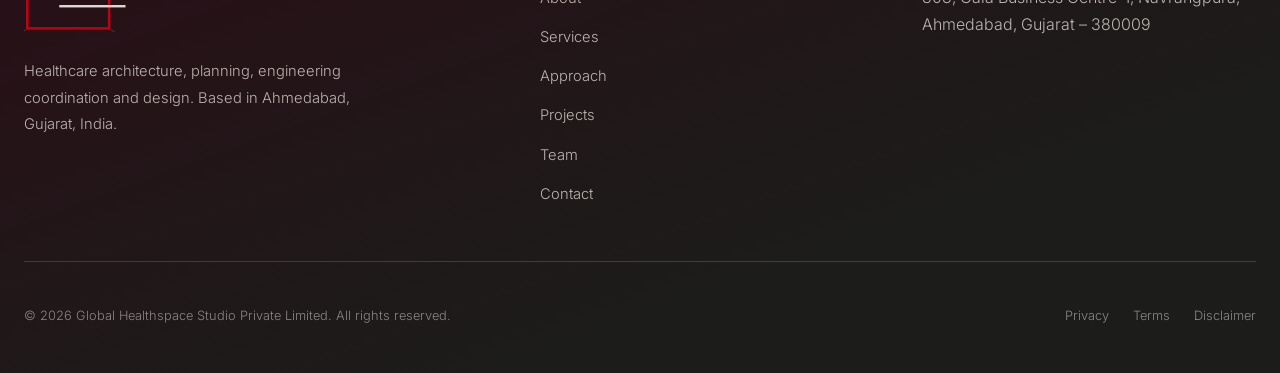
<file: approach.html>
<!DOCTYPE html>
<html lang="en">
  <head>
    <meta charset="UTF-8">
    <meta name="viewport" content="width=device-width, initial-scale=1">
    <meta name="theme-color" content="#2a0d16">
    <title>Approach | Global Healthspace Studio</title>
    <meta name="description" content="Our approach integrates healthcare planning, architecture, human experience and technical coordination for healthcare environments.">
    <link rel="icon" href="assets/images/ghs-logo.png?v=4">
    <link rel="preconnect" href="https://fonts.googleapis.com">
    <link rel="preconnect" href="https://fonts.gstatic.com" crossorigin>
    <link href="https://fonts.googleapis.com/css2?family=Cormorant+Garamond:ital,wght@0,400;0,500;0,600;1,400;1,500&family=Inter:wght@300;400;500;600&display=swap" rel="stylesheet">
    <link rel="stylesheet" href="assets/css/styles.css">
    <link rel="canonical" href="https://globalhealthspaces.com/approach.html">
    <link rel="apple-touch-icon" href="assets/images/apple-touch-icon.png">
    <link rel="manifest" href="site.webmanifest">
    <meta property="og:type" content="website">
    <meta property="og:site_name" content="Global Healthspace Studio">
    <meta property="og:title" content="Approach | Global Healthspace Studio">
    <meta property="og:description" content="Our approach integrates healthcare planning, architecture, human experience and technical coordination for healthcare environments.">
    <meta property="og:url" content="https://globalhealthspaces.com/approach.html">
    <meta property="og:image" content="https://globalhealthspaces.com/assets/images/og-image.jpg">
    <meta property="og:image:width" content="1200">
    <meta property="og:image:height" content="630">
    <meta property="og:image:alt" content="Global Healthspace Studio - healthcare architecture and planning, Ahmedabad">
    <meta property="og:locale" content="en_IN">
    <meta name="twitter:card" content="summary_large_image">
    <meta name="twitter:title" content="Approach | Global Healthspace Studio">
    <meta name="twitter:description" content="Our approach integrates healthcare planning, architecture, human experience and technical coordination for healthcare environments.">
    <meta name="twitter:image" content="https://globalhealthspaces.com/assets/images/og-image.jpg">
  </head>
  <body>
    <a class="skip-link" href="#main">Skip to content</a>

    <header class="site-header" data-header>
      <div class="container header-inner">
        <a class="brand" href="index.html" aria-label="Global Healthspace Studio home">
          <img src="assets/images/ghs-logo.png?v=4" alt="Global Healthspace Studio">
        </a>
        <nav class="nav" aria-label="Primary">
          <a href="index.html">Home</a>
          <a href="about.html">About</a>
          <a href="services.html">Services</a>
          <a href="approach.html">Approach</a>
          <a href="projects.html">Projects</a>
          <a href="team.html">Team</a>
          <a href="contact.html">Contact</a>
        </nav>
        <button class="nav-toggle" type="button" data-nav-toggle aria-label="Toggle navigation" aria-expanded="false">
          <span></span>
          <span></span>
          <span></span>
        </button>
      </div>
    </header>

    <main id="main">
      <section class="page-hero">
        <div class="container">
          <p class="eyebrow reveal">Our Approach</p>
          <h1 class="page-title reveal reveal-delay-1">Architecture should work <em>before it speaks.</em></h1>
          <p class="page-lead reveal reveal-delay-2">In healthcare, design is experienced through movement, orientation, light, privacy, comfort and functionality. We believe successful healthcare architecture should make complex environments feel clear, intuitive and humane.</p>
        </div>
      </section>

      <section class="section">
        <div class="container">
          <div class="section-head">
            <p class="eyebrow reveal">Design Principles</p>
            <h2 class="section-title reveal reveal-delay-1">People first. Function and flow. <em>Design with technology.</em></h2>
          </div>
          <div class="grid grid-2 reveal">
            <article class="grid-cell">
              <span class="cell-index">01</span>
              <h3 class="cell-title">People First</h3>
              <p class="cell-text">Patients, families, doctors, nurses, technicians and support staff all experience a healthcare building differently. Our planning considers these multiple user journeys to create environments that are easier to navigate, operate and experience.</p>
            </article>
            <article class="grid-cell">
              <span class="cell-index">02</span>
              <h3 class="cell-title">Function + Flow</h3>
              <p class="cell-text">Healthcare buildings involve complex movement patterns. We focus on relationships between departments, circulation, access, services and operational zones to support efficient movement through the facility.</p>
            </article>
            <article class="grid-cell">
              <span class="cell-index">03</span>
              <h3 class="cell-title">Design + Technology</h3>
              <p class="cell-text">Modern healthcare requires architecture to work alongside rapidly evolving medical technologies and building systems. We consider technical integration as an essential part of the design process.</p>
            </article>
            <article class="grid-cell">
              <span class="cell-index">04</span>
              <h3 class="cell-title">Flexibility</h3>
              <p class="cell-text">Healthcare environments need to evolve. Our planning philosophy considers adaptability and future requirements wherever project conditions allow.</p>
            </article>
            <article class="grid-cell">
              <span class="cell-index">05</span>
              <h3 class="cell-title">Context</h3>
              <p class="cell-text">Every healthcare project belongs to a particular site, climate, community and urban context. We respond to these conditions rather than applying a one-size-fits-all solution.</p>
            </article>
            <article class="grid-cell">
              <span class="cell-index">06</span>
              <h3 class="cell-title">Clarity</h3>
              <p class="cell-text">Complex environments should feel intuitive. Clear zoning, wayfinding and spatial hierarchy help reduce stress for patients, visitors and staff.</p>
            </article>
          </div>
        </div>
      </section>

      <section class="section section-ivory-soft">
        <div class="container split">
          <div class="reveal">
            <p class="eyebrow">Healthcare Design</p>
            <h2 class="section-title">From patient journey to <em>building journey.</em></h2>
            <p class="section-lead">A healthcare facility is a network of interconnected experiences. From arrival and registration to consultation, diagnosis, treatment, recovery and discharge, every stage depends on the physical environment around it.</p>
            <p class="section-lead">Our healthcare design approach looks at these journeys as a connected system of people, processes and places.</p>
          </div>
          <figure class="media-frame reveal reveal-delay-2" aria-label="Healthcare circulation and planning by Global Healthspace Studio"><img src="assets/images/space-01.jpg" alt="Healthcare architecture and planning by Global Healthspace Studio" loading="lazy" decoding="async">
          </figure>
        </div>
      </section>

      <section class="section">
        <div class="container">
          <div class="section-head">
            <p class="eyebrow reveal">What We Consider</p>
            <h2 class="section-title reveal reveal-delay-1">Six dimensions of <em>healthcare design.</em></h2>
          </div>
          <ul class="specialism-list reveal">
            <li>
              <h3>Patient Experience</h3>
              <p>Clear navigation, comfort, privacy and dignity.</p>
            </li>
            <li>
              <h3>Clinical Workflow</h3>
              <p>Efficient relationships between clinical functions and support spaces.</p>
            </li>
            <li>
              <h3>Staff Movement</h3>
              <p>Workflows that support healthcare professionals in daily operations.</p>
            </li>
            <li>
              <h3>Functional Zoning</h3>
              <p>Clear relationships between patient-facing, clinical, service and restricted areas.</p>
            </li>
            <li>
              <h3>Future Growth</h3>
              <p>Planning strategies that can respond to changing requirements.</p>
            </li>
            <li>
              <h3>Environmental Quality</h3>
              <p>Light, ventilation, acoustics, materials and spatial experience.</p>
            </li>
          </ul>
        </div>
      </section>

      <section class="section section-dark">
        <div class="container split">
          <figure class="media-frame landscape reveal" aria-label="Healthcare facade study by Global Healthspace Studio"><img src="assets/images/space-03.jpg" alt="Healthcare design and planning by Global Healthspace Studio" loading="lazy" decoding="async">
          </figure>
          <div class="reveal reveal-delay-2">
            <p class="eyebrow eyebrow-dark">Technical Integration</p>
            <h2 class="section-title">Architecture working with <em>systems.</em></h2>
            <p class="section-lead">Healthcare buildings depend on coordinated structural, mechanical, electrical, plumbing and medical systems. We treat technical coordination as part of the architectural process, not an afterthought.</p>
            <p class="section-lead">The objective is an integrated building solution where design intent, operational requirements and engineering systems support one another.</p>
          </div>
        </div>
      </section>

      <section class="cta-band">
        <div class="container cta-inner">
          <div class="reveal">
            <h2 class="section-title">Want to discuss your <em>project?</em></h2>
            <p>Share your healthcare or master-planning requirement with our team.</p>
          </div>
          <a class="btn btn-light btn-arrow reveal reveal-delay-1" href="contact.html">Contact Us</a>
        </div>
      </section>
    </main>

    <footer class="site-footer">
      <div class="container">
        <div class="footer-top">
          <div class="footer-brand">
            <img src="assets/images/ghs-logo-light.png?v=4" alt="Global Healthspace Studio">
            <p>Healthcare architecture, planning, engineering coordination and design. Based in Ahmedabad, Gujarat, India.</p>
          </div>
          <div class="footer-col">
            <h3>Explore</h3>
            <ul>
              <li><a href="about.html">About</a></li>
              <li><a href="services.html">Services</a></li>
              <li><a href="approach.html">Approach</a></li>
              <li><a href="projects.html">Projects</a></li>
              <li><a href="team.html">Team</a></li>
              <li><a href="contact.html">Contact</a></li>
            </ul>
          </div>
          <div class="footer-col">
            <h3>Contact</h3>
            <ul>
              <li>303, Gala Business Centre-1, Navrangpura,<br>Ahmedabad, Gujarat &ndash; 380009</li>
            </ul>
          </div>
        </div>
        <div class="footer-bottom">
          <p>&copy; <span data-year>2026</span> Global Healthspace Studio Private Limited. All rights reserved.</p>
          <nav aria-label="Legal">
            <a href="privacy.html">Privacy</a>
            <a href="terms.html">Terms</a>
            <a href="disclaimer.html">Disclaimer</a>
          </nav>
        </div>
      </div>
    </footer>

    <script src="assets/js/main.js" defer></script>
  </body>
</html>
</file>
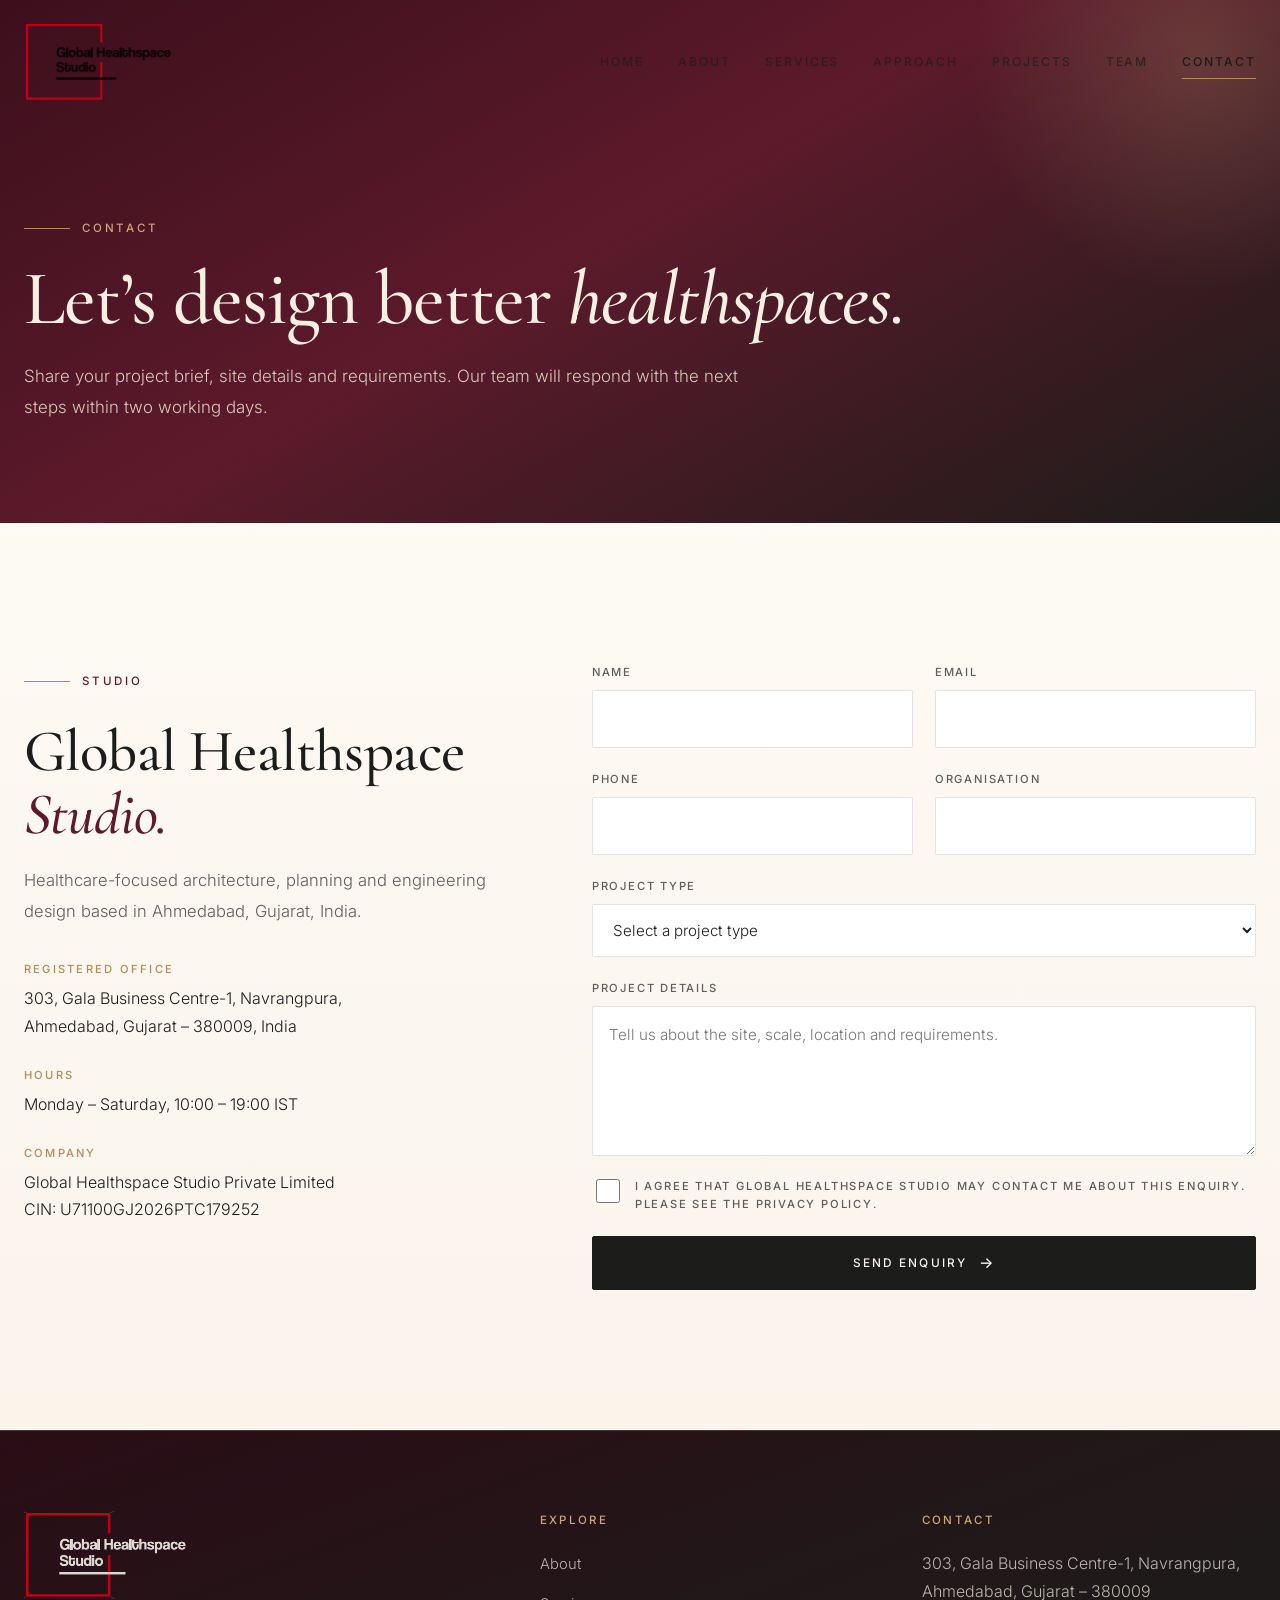
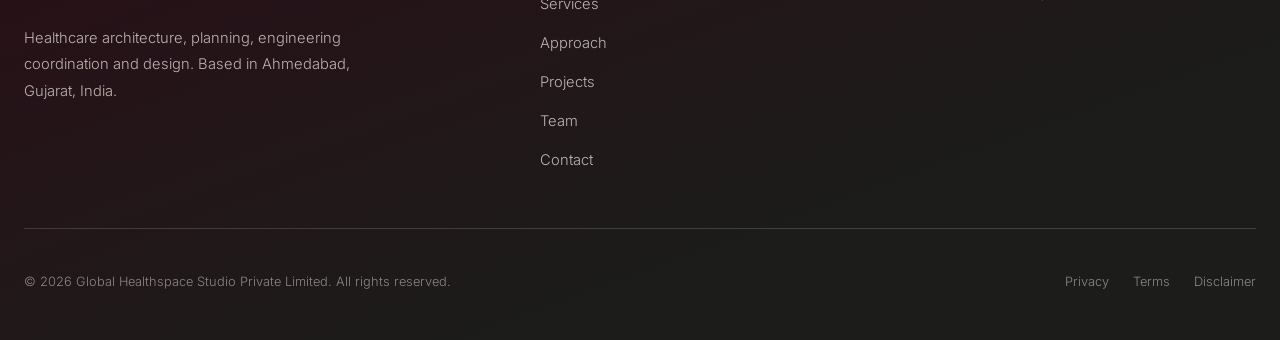
<file: contact.html>
<!DOCTYPE html>
<html lang="en">
  <head>
    <meta charset="UTF-8">
    <meta name="viewport" content="width=device-width, initial-scale=1">
    <meta name="theme-color" content="#2a0d16">
    <title>Contact | Global Healthspace Studio</title>
    <meta name="description" content="Contact Global Healthspace Studio in Ahmedabad, Gujarat for healthcare architecture, planning, engineering coordination and design enquiries.">
    <link rel="icon" href="assets/images/ghs-logo.png?v=4">
    <link rel="preconnect" href="https://fonts.googleapis.com">
    <link rel="preconnect" href="https://fonts.gstatic.com" crossorigin>
    <link href="https://fonts.googleapis.com/css2?family=Cormorant+Garamond:ital,wght@0,400;0,500;0,600;1,400;1,500&family=Inter:wght@300;400;500;600&display=swap" rel="stylesheet">
    <link rel="stylesheet" href="assets/css/styles.css">
    <link rel="canonical" href="https://globalhealthspaces.com/contact.html">
    <link rel="apple-touch-icon" href="assets/images/apple-touch-icon.png">
    <link rel="manifest" href="site.webmanifest">
    <meta property="og:type" content="website">
    <meta property="og:site_name" content="Global Healthspace Studio">
    <meta property="og:title" content="Contact | Global Healthspace Studio">
    <meta property="og:description" content="Contact Global Healthspace Studio in Ahmedabad, Gujarat for healthcare architecture, planning, engineering coordination and design enquiries.">
    <meta property="og:url" content="https://globalhealthspaces.com/contact.html">
    <meta property="og:image" content="https://globalhealthspaces.com/assets/images/og-image.jpg">
    <meta property="og:image:width" content="1200">
    <meta property="og:image:height" content="630">
    <meta property="og:image:alt" content="Global Healthspace Studio - healthcare architecture and planning, Ahmedabad">
    <meta property="og:locale" content="en_IN">
    <meta name="twitter:card" content="summary_large_image">
    <meta name="twitter:title" content="Contact | Global Healthspace Studio">
    <meta name="twitter:description" content="Contact Global Healthspace Studio in Ahmedabad, Gujarat for healthcare architecture, planning, engineering coordination and design enquiries.">
    <meta name="twitter:image" content="https://globalhealthspaces.com/assets/images/og-image.jpg">
    <script type="application/ld+json">
    {
      "@context": "https://schema.org",
      "@type": "ProfessionalService",
      "@id": "https://globalhealthspaces.com/#organization",
      "name": "Global Healthspace Studio Private Limited",
      "alternateName": "Global Healthspace Studio",
      "url": "https://globalhealthspaces.com/",
      "logo": "https://globalhealthspaces.com/assets/images/ghs-logo.png",
      "image": "https://globalhealthspaces.com/assets/images/og-image.jpg",
      "description": "Healthcare-focused architecture, planning, engineering coordination and design practice in Ahmedabad, Gujarat, creating human-centred healthcare environments.",
      "address": {
        "@type": "PostalAddress",
        "streetAddress": "303, Gala Business Centre-1, Navrangpura",
        "addressLocality": "Ahmedabad",
        "addressRegion": "Gujarat",
        "postalCode": "380009",
        "addressCountry": "IN"
      },
      "areaServed": "India",
      "openingHoursSpecification": {
        "@type": "OpeningHoursSpecification",
        "dayOfWeek": ["Monday", "Tuesday", "Wednesday", "Thursday", "Friday", "Saturday"],
        "opens": "10:00",
        "closes": "19:00"
      }
    }
    </script>  </head>
  <body>
    <a class="skip-link" href="#main">Skip to content</a>

    <header class="site-header" data-header>
      <div class="container header-inner">
        <a class="brand" href="index.html" aria-label="Global Healthspace Studio home">
          <img src="assets/images/ghs-logo.png?v=4" alt="Global Healthspace Studio">
        </a>
        <nav class="nav" aria-label="Primary">
          <a href="index.html">Home</a>
          <a href="about.html">About</a>
          <a href="services.html">Services</a>
          <a href="approach.html">Approach</a>
          <a href="projects.html">Projects</a>
          <a href="team.html">Team</a>
          <a href="contact.html">Contact</a>
        </nav>
        <button class="nav-toggle" type="button" data-nav-toggle aria-label="Toggle navigation" aria-expanded="false">
          <span></span>
          <span></span>
          <span></span>
        </button>
      </div>
    </header>

    <main id="main">
      <section class="page-hero page-hero-dark">
        <div class="container">
          <p class="eyebrow reveal">Contact</p>
          <h1 class="page-title reveal reveal-delay-1">Let&rsquo;s design better <em>healthspaces.</em></h1>
          <p class="page-lead reveal reveal-delay-2">Share your project brief, site details and requirements. Our team will respond with the next steps within two working days.</p>
        </div>
      </section>

      <section class="section">
        <div class="container contact-grid">
          <div class="reveal">
            <p class="eyebrow">Studio</p>
            <h2 class="section-title">Global Healthspace <em>Studio.</em></h2>
            <p class="section-lead">Healthcare-focused architecture, planning and engineering design based in Ahmedabad, Gujarat, India.</p>
            <dl class="contact-list">
              <div>
                <dt>Registered Office</dt>
                <dd>303, Gala Business Centre-1, Navrangpura,<br>Ahmedabad, Gujarat &ndash; 380009, India</dd>
              </div>
              <div>
                <dt>Hours</dt>
                <dd>Monday &ndash; Saturday, 10:00 &ndash; 19:00 IST</dd>
              </div>
              <div>
                <dt>Company</dt>
                <dd>Global Healthspace Studio Private Limited<br>CIN: U71100GJ2026PTC179252</dd>
              </div>
            </dl>
          </div>

          <div class="reveal reveal-delay-2">
            <form class="form-grid" data-contact-form action="https://formspree.io/f/mvkkoznk" method="post" novalidate>
              <div class="hp-field" aria-hidden="true">
                <label for="company_website">Leave this field empty</label>
                <input type="text" id="company_website" name="_gotcha" tabindex="-1" autocomplete="off">
              </div>
              <div class="form-field">
                <label for="name">Name</label>
                <input type="text" id="name" name="name" autocomplete="name" required>
              </div>
              <div class="form-field">
                <label for="email">Email</label>
                <input type="email" id="email" name="email" autocomplete="email" required>
              </div>
              <div class="form-field">
                <label for="phone">Phone</label>
                <input type="tel" id="phone" name="phone" autocomplete="tel">
              </div>
              <div class="form-field">
                <label for="company">Organisation</label>
                <input type="text" id="company" name="company" autocomplete="organization">
              </div>
              <div class="form-field full">
                <label for="project">Project Type</label>
                <select id="project" name="project">
                  <option value="">Select a project type</option>
                  <option>Healthcare Architecture</option>
                  <option>Healthcare Planning</option>
                  <option>Master Planning</option>
                  <option>Interior &amp; Environment Design</option>
                  <option>Engineering Coordination</option>
                  <option>Other</option>
                </select>
              </div>
              <div class="form-field full">
                <label for="message">Project Details</label>
                <textarea id="message" name="message" placeholder="Tell us about the site, scale, location and requirements."></textarea>
              </div>
              <div class="form-field full">
                <label class="form-consent">
                  <input type="checkbox" name="consent" required>
                  <span>I agree that Global Healthspace Studio may contact me about this enquiry. Please see the <a href="privacy.html">Privacy Policy</a>.</span>
                </label>
              </div>
              <div class="form-field full">
                <input type="hidden" name="_subject" value="New healthcare enquiry - globalhealthspaces.com">
                <input type="hidden" name="project_source" value="Website contact form">
                <button class="btn btn-arrow" type="submit" data-form-submit>Send Enquiry</button>
              </div>
              <p class="form-status full" data-form-status role="status" aria-live="polite"></p>
            </form>
          </div>
        </div>
      </section>

    </main>

    <footer class="site-footer">
      <div class="container">
        <div class="footer-top">
          <div class="footer-brand">
            <img src="assets/images/ghs-logo-light.png?v=4" alt="Global Healthspace Studio">
            <p>Healthcare architecture, planning, engineering coordination and design. Based in Ahmedabad, Gujarat, India.</p>
          </div>
          <div class="footer-col">
            <h3>Explore</h3>
            <ul>
              <li><a href="about.html">About</a></li>
              <li><a href="services.html">Services</a></li>
              <li><a href="approach.html">Approach</a></li>
              <li><a href="projects.html">Projects</a></li>
              <li><a href="team.html">Team</a></li>
              <li><a href="contact.html">Contact</a></li>
            </ul>
          </div>
          <div class="footer-col">
            <h3>Contact</h3>
            <ul>
              <li>303, Gala Business Centre-1, Navrangpura,<br>Ahmedabad, Gujarat &ndash; 380009</li>
            </ul>
          </div>
        </div>
        <div class="footer-bottom">
          <p>&copy; <span data-year>2026</span> Global Healthspace Studio Private Limited. All rights reserved.</p>
          <nav aria-label="Legal">
            <a href="privacy.html">Privacy</a>
            <a href="terms.html">Terms</a>
            <a href="disclaimer.html">Disclaimer</a>
          </nav>
        </div>
      </div>
    </footer>

    <script src="assets/js/main.js" defer></script>
  </body>
</html>
</file>
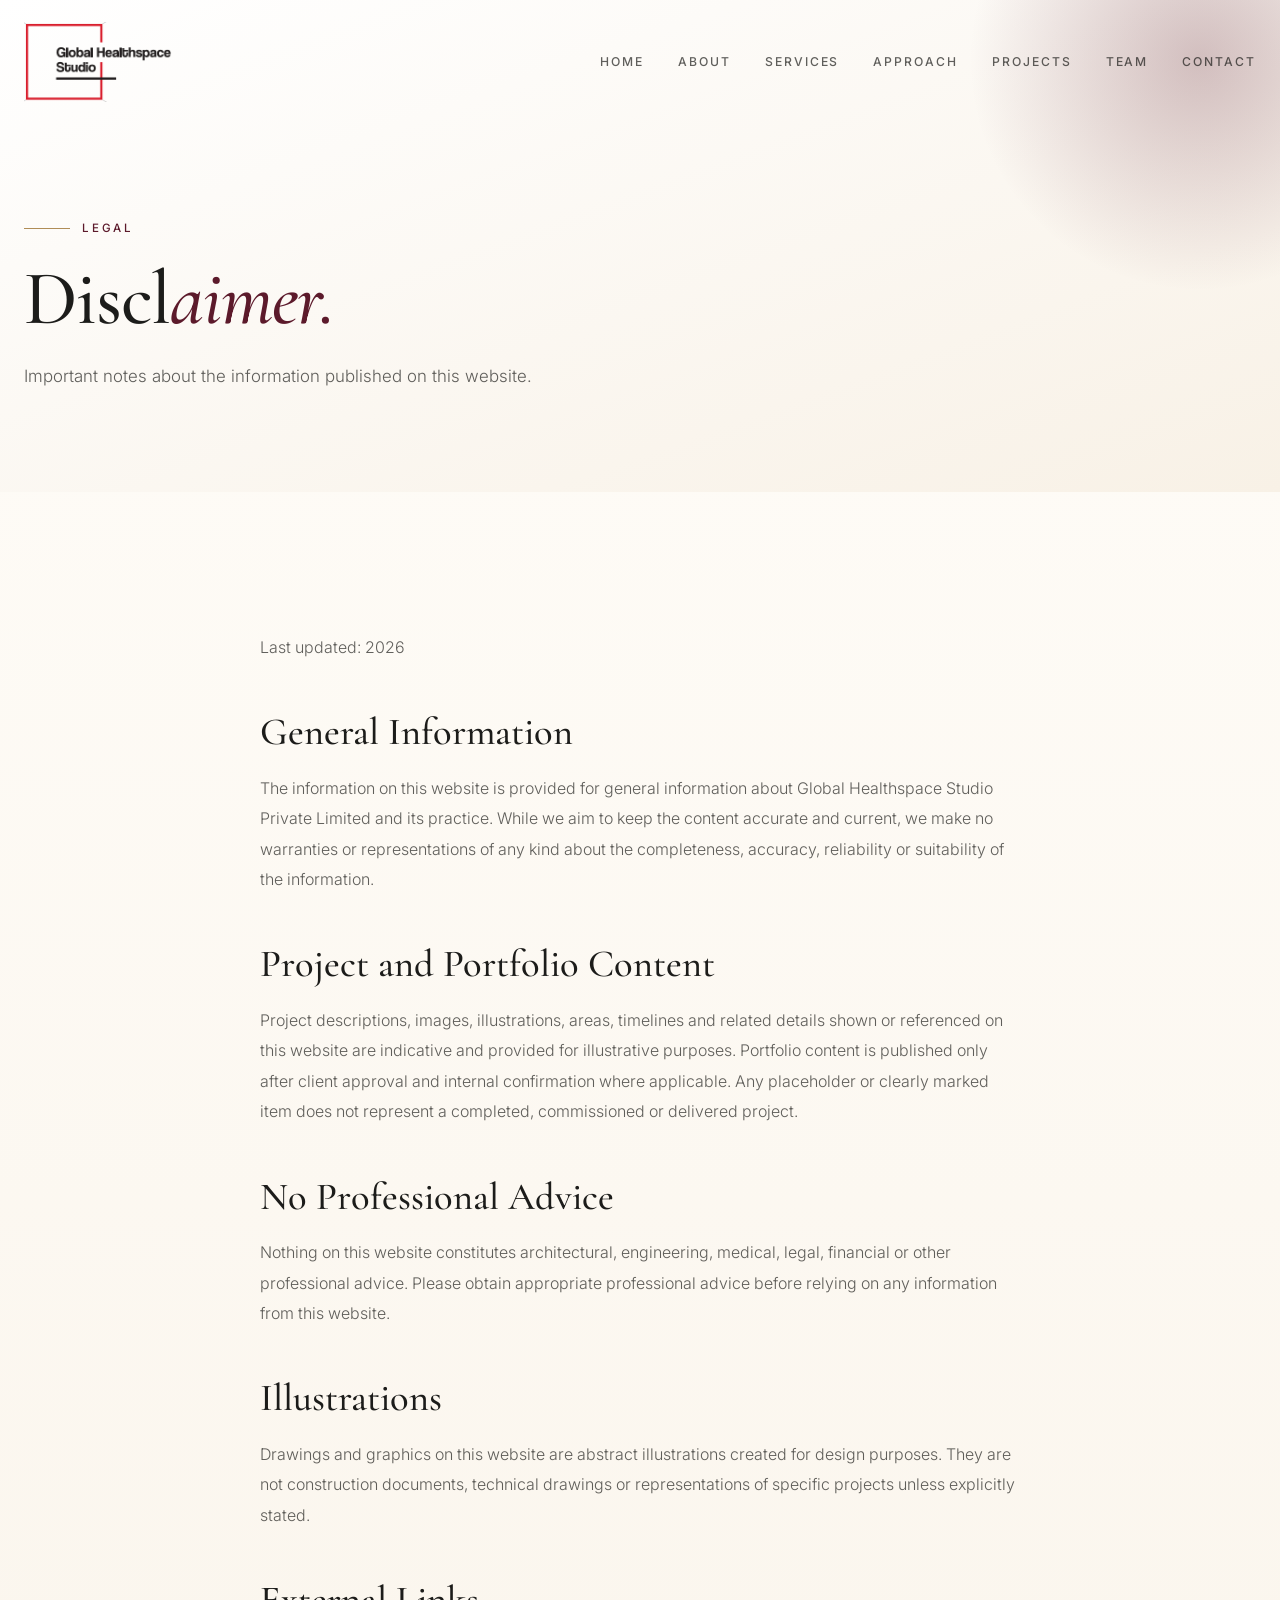
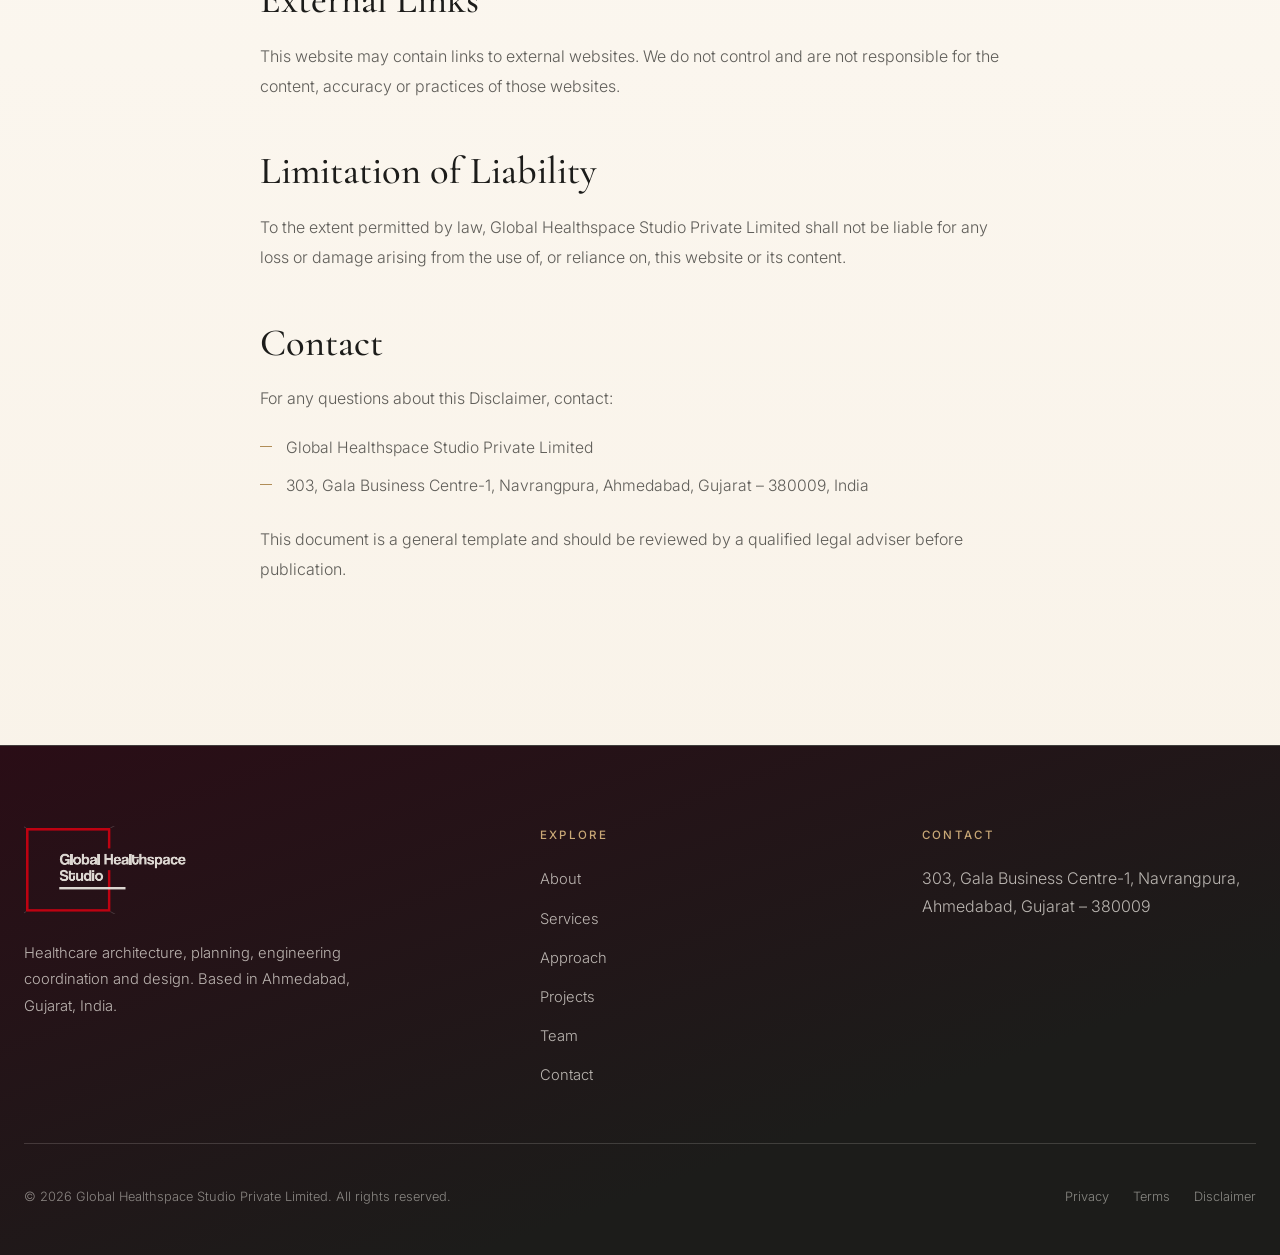
<file: disclaimer.html>
<!DOCTYPE html>
<html lang="en">
  <head>
    <meta charset="UTF-8">
    <meta name="viewport" content="width=device-width, initial-scale=1">
    <meta name="theme-color" content="#2a0d16">
    <title>Disclaimer | Global Healthspace Studio</title>
    <meta name="description" content="Disclaimer for the Global Healthspace Studio website, Ahmedabad, India.">
    <link rel="icon" href="assets/images/ghs-logo.png?v=4">
    <link rel="preconnect" href="https://fonts.googleapis.com">
    <link rel="preconnect" href="https://fonts.gstatic.com" crossorigin>
    <link href="https://fonts.googleapis.com/css2?family=Cormorant+Garamond:ital,wght@0,400;0,500;0,600;1,400;1,500&family=Inter:wght@300;400;500;600&display=swap" rel="stylesheet">
    <link rel="stylesheet" href="assets/css/styles.css">
    <link rel="canonical" href="https://globalhealthspaces.com/disclaimer.html">
    <link rel="apple-touch-icon" href="assets/images/apple-touch-icon.png">
    <link rel="manifest" href="site.webmanifest">
    <meta property="og:type" content="website">
    <meta property="og:site_name" content="Global Healthspace Studio">
    <meta property="og:title" content="Disclaimer | Global Healthspace Studio">
    <meta property="og:description" content="Disclaimer for the Global Healthspace Studio website, Ahmedabad, India.">
    <meta property="og:url" content="https://globalhealthspaces.com/disclaimer.html">
    <meta property="og:image" content="https://globalhealthspaces.com/assets/images/og-image.jpg">
    <meta property="og:image:width" content="1200">
    <meta property="og:image:height" content="630">
    <meta property="og:image:alt" content="Global Healthspace Studio - healthcare architecture and planning, Ahmedabad">
    <meta property="og:locale" content="en_IN">
    <meta name="twitter:card" content="summary_large_image">
    <meta name="twitter:title" content="Disclaimer | Global Healthspace Studio">
    <meta name="twitter:description" content="Disclaimer for the Global Healthspace Studio website, Ahmedabad, India.">
    <meta name="twitter:image" content="https://globalhealthspaces.com/assets/images/og-image.jpg">
  </head>
  <body>
    <a class="skip-link" href="#main">Skip to content</a>

    <header class="site-header" data-header>
      <div class="container header-inner">
        <a class="brand" href="index.html" aria-label="Global Healthspace Studio home">
          <img src="assets/images/ghs-logo.png?v=4" alt="Global Healthspace Studio">
        </a>
        <nav class="nav" aria-label="Primary">
          <a href="index.html">Home</a>
          <a href="about.html">About</a>
          <a href="services.html">Services</a>
          <a href="approach.html">Approach</a>
          <a href="projects.html">Projects</a>
          <a href="team.html">Team</a>
          <a href="contact.html">Contact</a>
        </nav>
        <button class="nav-toggle" type="button" data-nav-toggle aria-label="Toggle navigation" aria-expanded="false">
          <span></span>
          <span></span>
          <span></span>
        </button>
      </div>
    </header>

    <main id="main">
      <section class="page-hero">
        <div class="container">
          <p class="eyebrow reveal">Legal</p>
          <h1 class="page-title reveal reveal-delay-1">Discl<em>aimer.</em></h1>
          <p class="page-lead reveal reveal-delay-2">Important notes about the information published on this website.</p>
        </div>
      </section>

      <section class="section">
        <div class="container container-narrow prose">
          <p>Last updated: <span data-year>2026</span></p>

          <h2>General Information</h2>
          <p>The information on this website is provided for general information about Global Healthspace Studio Private Limited and its practice. While we aim to keep the content accurate and current, we make no warranties or representations of any kind about the completeness, accuracy, reliability or suitability of the information.</p>

          <h2>Project and Portfolio Content</h2>
          <p>Project descriptions, images, illustrations, areas, timelines and related details shown or referenced on this website are indicative and provided for illustrative purposes. Portfolio content is published only after client approval and internal confirmation where applicable. Any placeholder or clearly marked item does not represent a completed, commissioned or delivered project.</p>

          <h2>No Professional Advice</h2>
          <p>Nothing on this website constitutes architectural, engineering, medical, legal, financial or other professional advice. Please obtain appropriate professional advice before relying on any information from this website.</p>

          <h2>Illustrations</h2>
          <p>Drawings and graphics on this website are abstract illustrations created for design purposes. They are not construction documents, technical drawings or representations of specific projects unless explicitly stated.</p>

          <h2>External Links</h2>
          <p>This website may contain links to external websites. We do not control and are not responsible for the content, accuracy or practices of those websites.</p>

          <h2>Limitation of Liability</h2>
          <p>To the extent permitted by law, Global Healthspace Studio Private Limited shall not be liable for any loss or damage arising from the use of, or reliance on, this website or its content.</p>

          <h2>Contact</h2>
          <p>For any questions about this Disclaimer, contact:</p>
          <ul>
            <li>Global Healthspace Studio Private Limited</li>
            <li>303, Gala Business Centre-1, Navrangpura, Ahmedabad, Gujarat &ndash; 380009, India</li>
          </ul>

          <p>This document is a general template and should be reviewed by a qualified legal adviser before publication.</p>
        </div>
      </section>
    </main>

    <footer class="site-footer">
      <div class="container">
        <div class="footer-top">
          <div class="footer-brand">
            <img src="assets/images/ghs-logo-light.png?v=4" alt="Global Healthspace Studio">
            <p>Healthcare architecture, planning, engineering coordination and design. Based in Ahmedabad, Gujarat, India.</p>
          </div>
          <div class="footer-col">
            <h3>Explore</h3>
            <ul>
              <li><a href="about.html">About</a></li>
              <li><a href="services.html">Services</a></li>
              <li><a href="approach.html">Approach</a></li>
              <li><a href="projects.html">Projects</a></li>
              <li><a href="team.html">Team</a></li>
              <li><a href="contact.html">Contact</a></li>
            </ul>
          </div>
          <div class="footer-col">
            <h3>Contact</h3>
            <ul>
              <li>303, Gala Business Centre-1, Navrangpura,<br>Ahmedabad, Gujarat &ndash; 380009</li>
            </ul>
          </div>
        </div>
        <div class="footer-bottom">
          <p>&copy; <span data-year>2026</span> Global Healthspace Studio Private Limited. All rights reserved.</p>
          <nav aria-label="Legal">
            <a href="privacy.html">Privacy</a>
            <a href="terms.html">Terms</a>
            <a href="disclaimer.html">Disclaimer</a>
          </nav>
        </div>
      </div>
    </footer>

    <script src="assets/js/main.js" defer></script>
  </body>
</html>
</file>
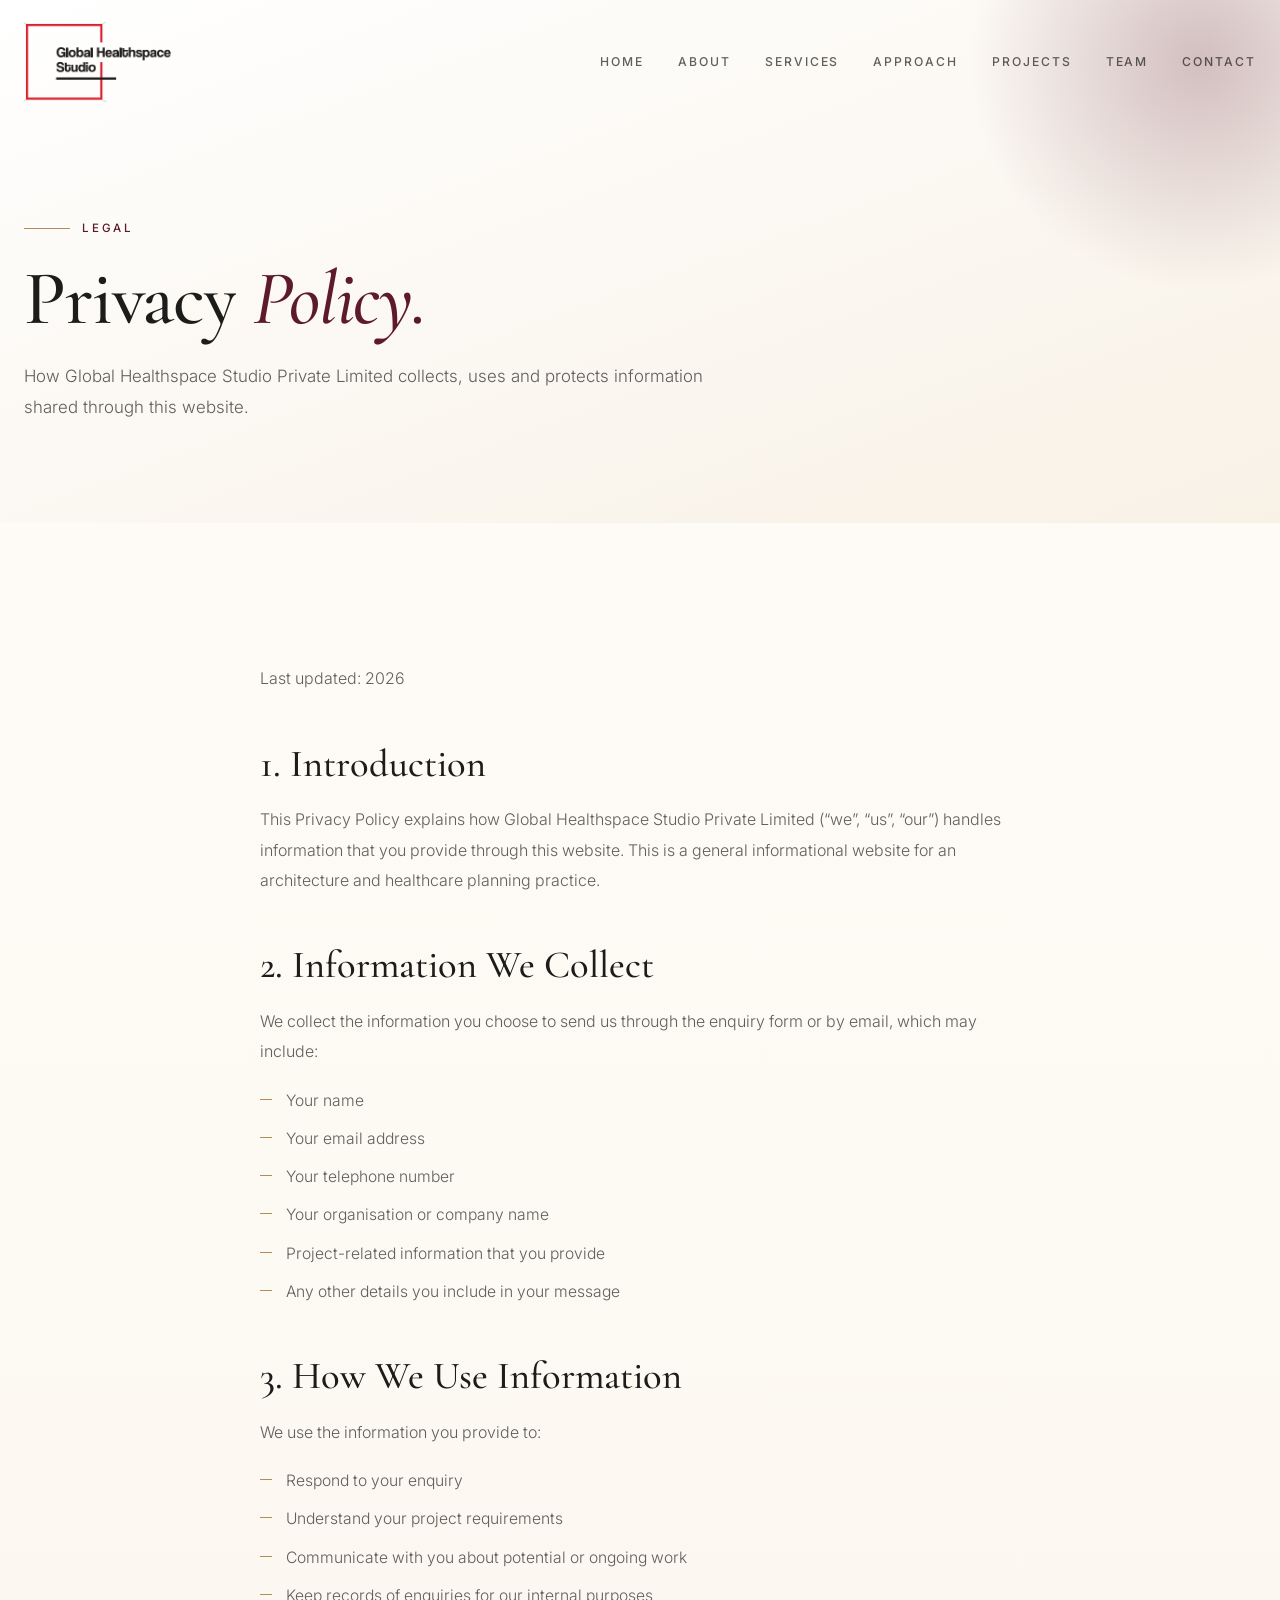
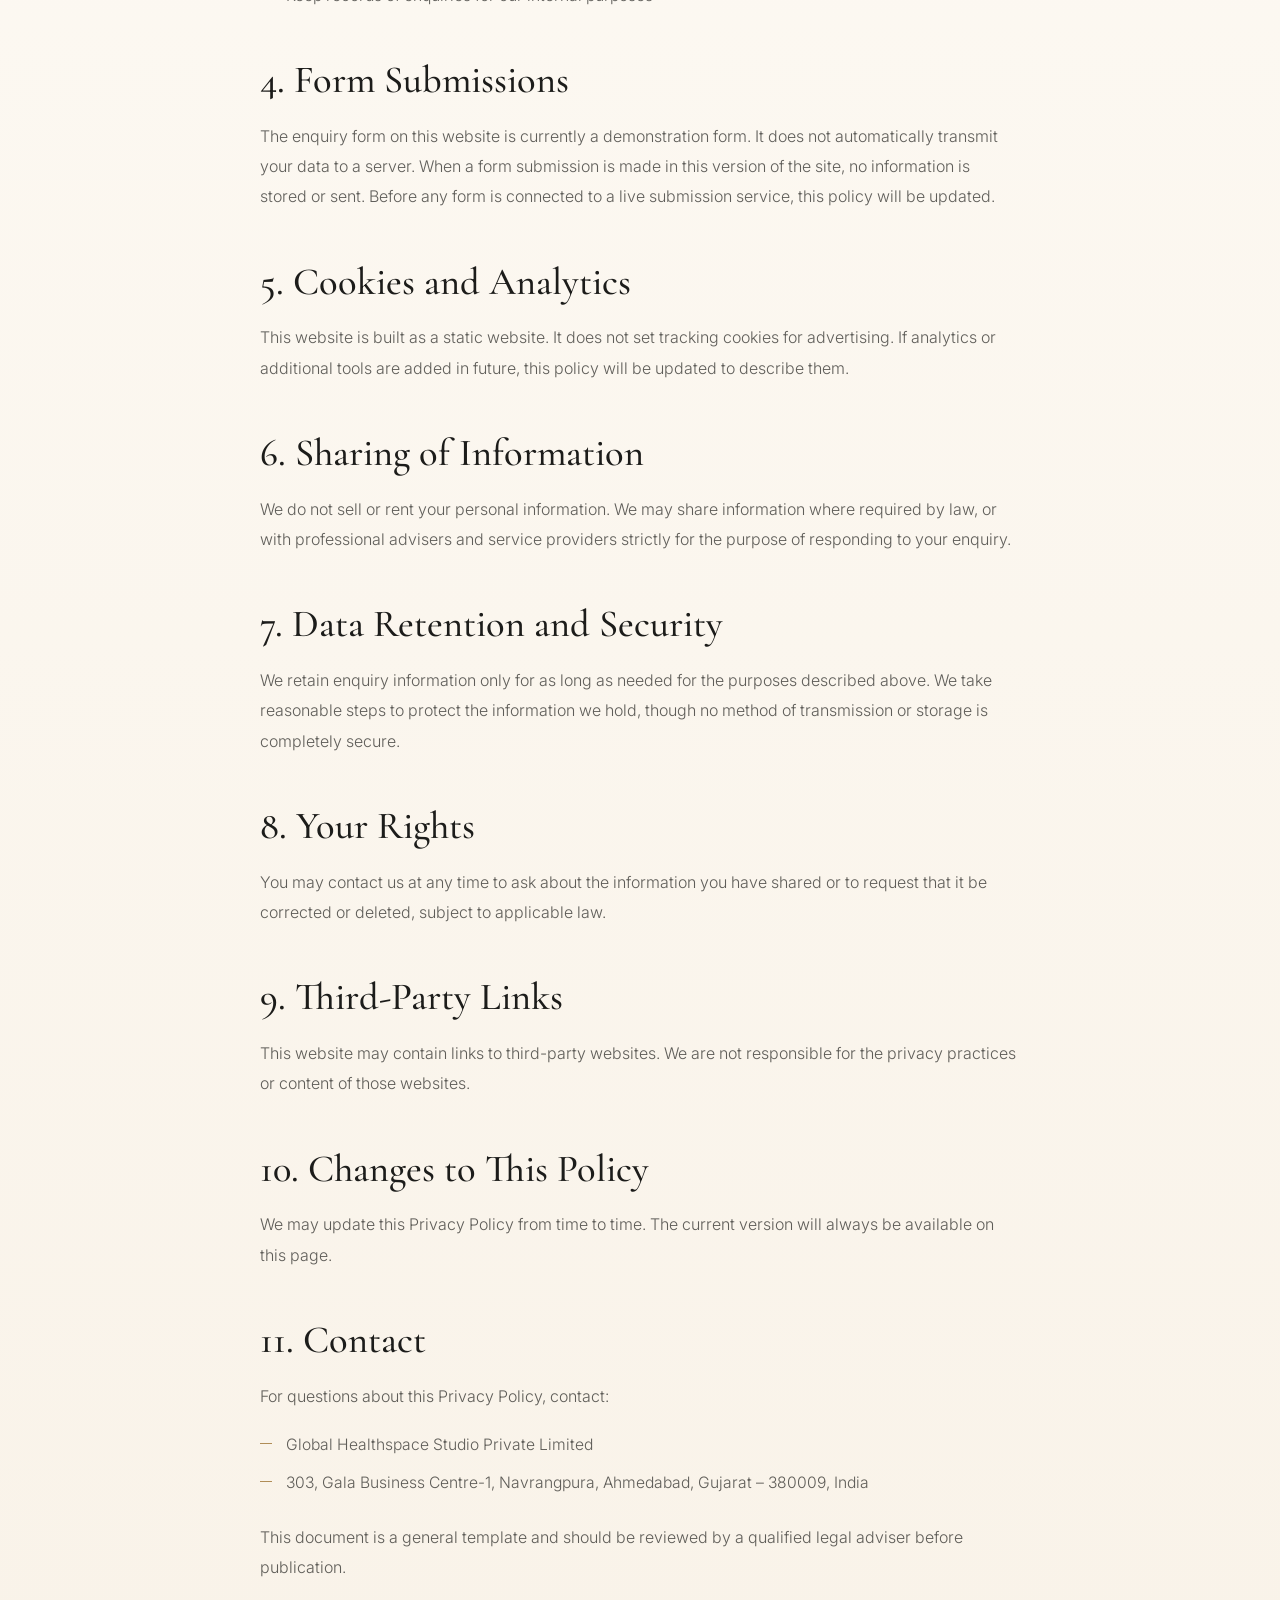
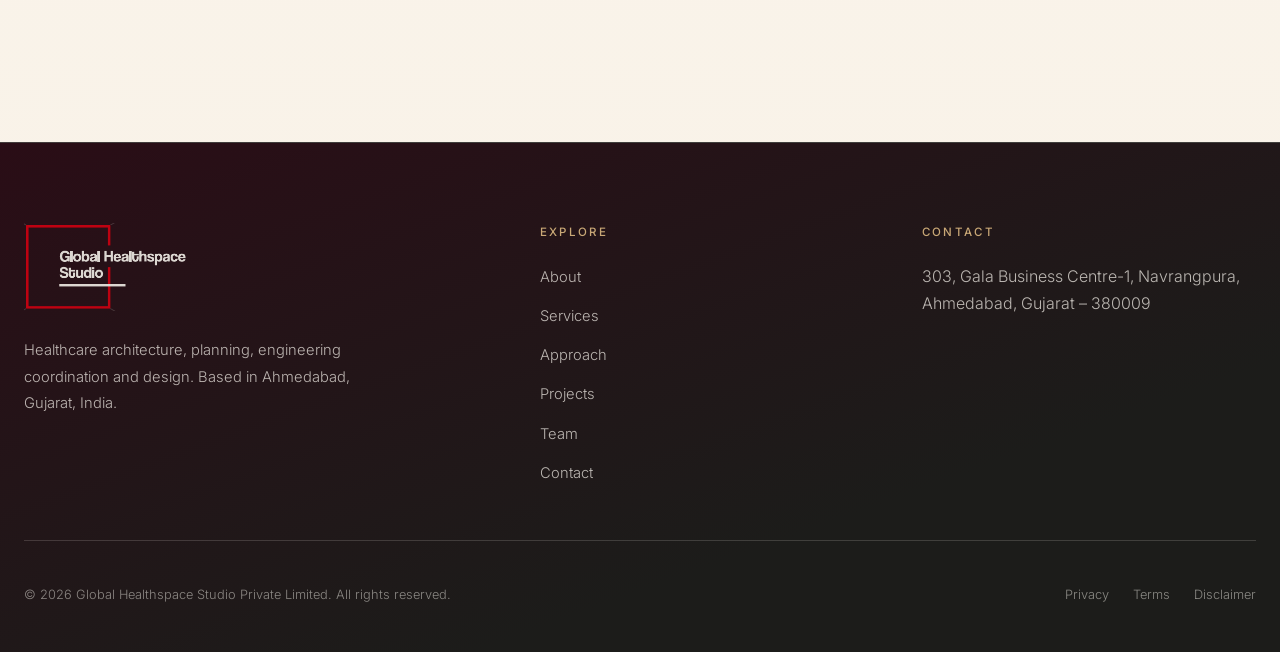
<file: privacy.html>
<!DOCTYPE html>
<html lang="en">
  <head>
    <meta charset="UTF-8">
    <meta name="viewport" content="width=device-width, initial-scale=1">
    <meta name="theme-color" content="#2a0d16">
    <title>Privacy Policy | Global Healthspace Studio</title>
    <meta name="description" content="Privacy Policy for Global Healthspace Studio Private Limited, Ahmedabad, India.">
    <link rel="icon" href="assets/images/ghs-logo.png?v=4">
    <link rel="preconnect" href="https://fonts.googleapis.com">
    <link rel="preconnect" href="https://fonts.gstatic.com" crossorigin>
    <link href="https://fonts.googleapis.com/css2?family=Cormorant+Garamond:ital,wght@0,400;0,500;0,600;1,400;1,500&family=Inter:wght@300;400;500;600&display=swap" rel="stylesheet">
    <link rel="stylesheet" href="assets/css/styles.css">
    <link rel="canonical" href="https://globalhealthspaces.com/privacy.html">
    <link rel="apple-touch-icon" href="assets/images/apple-touch-icon.png">
    <link rel="manifest" href="site.webmanifest">
    <meta property="og:type" content="website">
    <meta property="og:site_name" content="Global Healthspace Studio">
    <meta property="og:title" content="Privacy Policy | Global Healthspace Studio">
    <meta property="og:description" content="Privacy Policy for Global Healthspace Studio Private Limited, Ahmedabad, India.">
    <meta property="og:url" content="https://globalhealthspaces.com/privacy.html">
    <meta property="og:image" content="https://globalhealthspaces.com/assets/images/og-image.jpg">
    <meta property="og:image:width" content="1200">
    <meta property="og:image:height" content="630">
    <meta property="og:image:alt" content="Global Healthspace Studio - healthcare architecture and planning, Ahmedabad">
    <meta property="og:locale" content="en_IN">
    <meta name="twitter:card" content="summary_large_image">
    <meta name="twitter:title" content="Privacy Policy | Global Healthspace Studio">
    <meta name="twitter:description" content="Privacy Policy for Global Healthspace Studio Private Limited, Ahmedabad, India.">
    <meta name="twitter:image" content="https://globalhealthspaces.com/assets/images/og-image.jpg">
  </head>
  <body>
    <a class="skip-link" href="#main">Skip to content</a>

    <header class="site-header" data-header>
      <div class="container header-inner">
        <a class="brand" href="index.html" aria-label="Global Healthspace Studio home">
          <img src="assets/images/ghs-logo.png?v=4" alt="Global Healthspace Studio">
        </a>
        <nav class="nav" aria-label="Primary">
          <a href="index.html">Home</a>
          <a href="about.html">About</a>
          <a href="services.html">Services</a>
          <a href="approach.html">Approach</a>
          <a href="projects.html">Projects</a>
          <a href="team.html">Team</a>
          <a href="contact.html">Contact</a>
        </nav>
        <button class="nav-toggle" type="button" data-nav-toggle aria-label="Toggle navigation" aria-expanded="false">
          <span></span>
          <span></span>
          <span></span>
        </button>
      </div>
    </header>

    <main id="main">
      <section class="page-hero">
        <div class="container">
          <p class="eyebrow reveal">Legal</p>
          <h1 class="page-title reveal reveal-delay-1">Privacy <em>Policy.</em></h1>
          <p class="page-lead reveal reveal-delay-2">How Global Healthspace Studio Private Limited collects, uses and protects information shared through this website.</p>
        </div>
      </section>

      <section class="section">
        <div class="container container-narrow prose">
          <p>Last updated: <span data-year>2026</span></p>

          <h2>1. Introduction</h2>
          <p>This Privacy Policy explains how Global Healthspace Studio Private Limited (&ldquo;we&rdquo;, &ldquo;us&rdquo;, &ldquo;our&rdquo;) handles information that you provide through this website. This is a general informational website for an architecture and healthcare planning practice.</p>

          <h2>2. Information We Collect</h2>
          <p>We collect the information you choose to send us through the enquiry form or by email, which may include:</p>
          <ul>
            <li>Your name</li>
            <li>Your email address</li>
            <li>Your telephone number</li>
            <li>Your organisation or company name</li>
            <li>Project-related information that you provide</li>
            <li>Any other details you include in your message</li>
          </ul>

          <h2>3. How We Use Information</h2>
          <p>We use the information you provide to:</p>
          <ul>
            <li>Respond to your enquiry</li>
            <li>Understand your project requirements</li>
            <li>Communicate with you about potential or ongoing work</li>
            <li>Keep records of enquiries for our internal purposes</li>
          </ul>

          <h2>4. Form Submissions</h2>
          <p>The enquiry form on this website is currently a demonstration form. It does not automatically transmit your data to a server. When a form submission is made in this version of the site, no information is stored or sent. Before any form is connected to a live submission service, this policy will be updated.</p>

          <h2>5. Cookies and Analytics</h2>
          <p>This website is built as a static website. It does not set tracking cookies for advertising. If analytics or additional tools are added in future, this policy will be updated to describe them.</p>

          <h2>6. Sharing of Information</h2>
          <p>We do not sell or rent your personal information. We may share information where required by law, or with professional advisers and service providers strictly for the purpose of responding to your enquiry.</p>

          <h2>7. Data Retention and Security</h2>
          <p>We retain enquiry information only for as long as needed for the purposes described above. We take reasonable steps to protect the information we hold, though no method of transmission or storage is completely secure.</p>

          <h2>8. Your Rights</h2>
          <p>You may contact us at any time to ask about the information you have shared or to request that it be corrected or deleted, subject to applicable law.</p>

          <h2>9. Third-Party Links</h2>
          <p>This website may contain links to third-party websites. We are not responsible for the privacy practices or content of those websites.</p>

          <h2>10. Changes to This Policy</h2>
          <p>We may update this Privacy Policy from time to time. The current version will always be available on this page.</p>

          <h2>11. Contact</h2>
          <p>For questions about this Privacy Policy, contact:</p>
          <ul>
            <li>Global Healthspace Studio Private Limited</li>
            <li>303, Gala Business Centre-1, Navrangpura, Ahmedabad, Gujarat &ndash; 380009, India</li>
          </ul>

          <p>This document is a general template and should be reviewed by a qualified legal adviser before publication.</p>
        </div>
      </section>
    </main>

    <footer class="site-footer">
      <div class="container">
        <div class="footer-top">
          <div class="footer-brand">
            <img src="assets/images/ghs-logo-light.png?v=4" alt="Global Healthspace Studio">
            <p>Healthcare architecture, planning, engineering coordination and design. Based in Ahmedabad, Gujarat, India.</p>
          </div>
          <div class="footer-col">
            <h3>Explore</h3>
            <ul>
              <li><a href="about.html">About</a></li>
              <li><a href="services.html">Services</a></li>
              <li><a href="approach.html">Approach</a></li>
              <li><a href="projects.html">Projects</a></li>
              <li><a href="team.html">Team</a></li>
              <li><a href="contact.html">Contact</a></li>
            </ul>
          </div>
          <div class="footer-col">
            <h3>Contact</h3>
            <ul>
              <li>303, Gala Business Centre-1, Navrangpura,<br>Ahmedabad, Gujarat &ndash; 380009</li>
            </ul>
          </div>
        </div>
        <div class="footer-bottom">
          <p>&copy; <span data-year>2026</span> Global Healthspace Studio Private Limited. All rights reserved.</p>
          <nav aria-label="Legal">
            <a href="privacy.html">Privacy</a>
            <a href="terms.html">Terms</a>
            <a href="disclaimer.html">Disclaimer</a>
          </nav>
        </div>
      </div>
    </footer>

    <script src="assets/js/main.js" defer></script>
  </body>
</html>
</file>
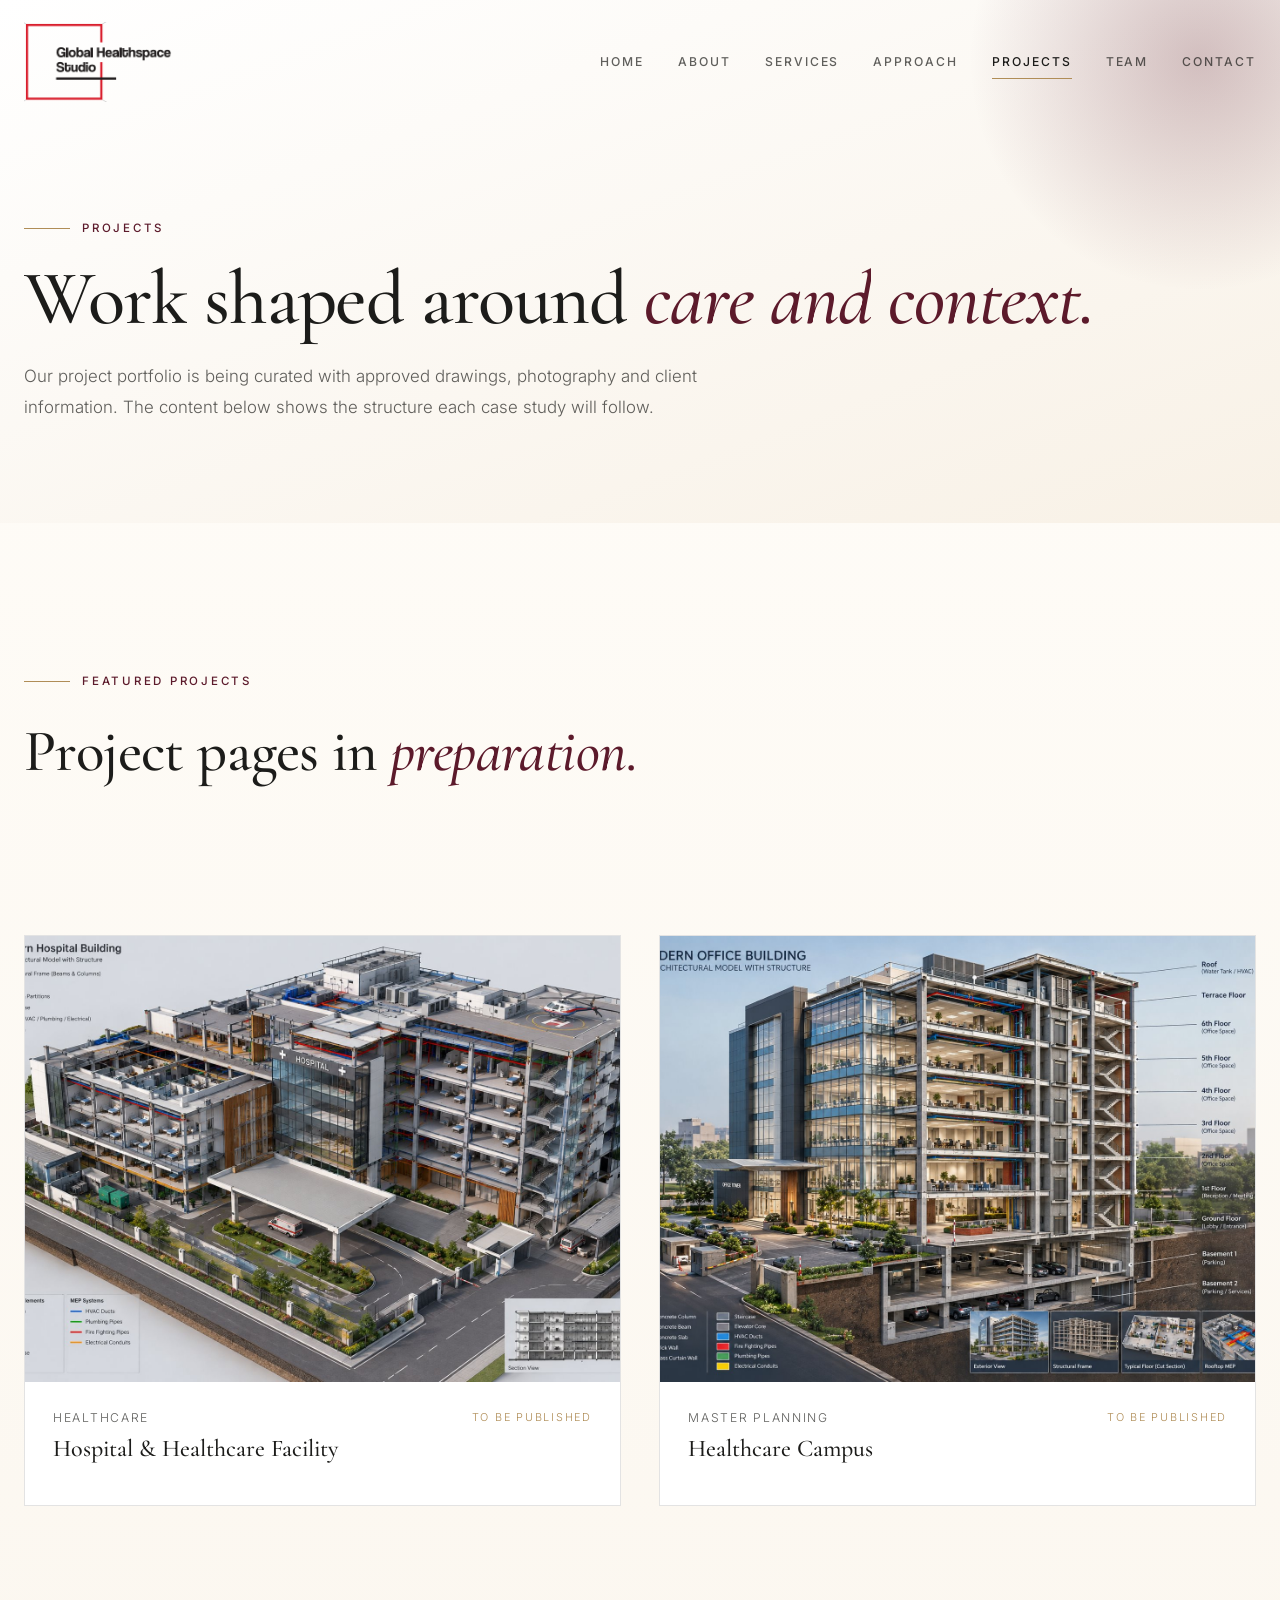
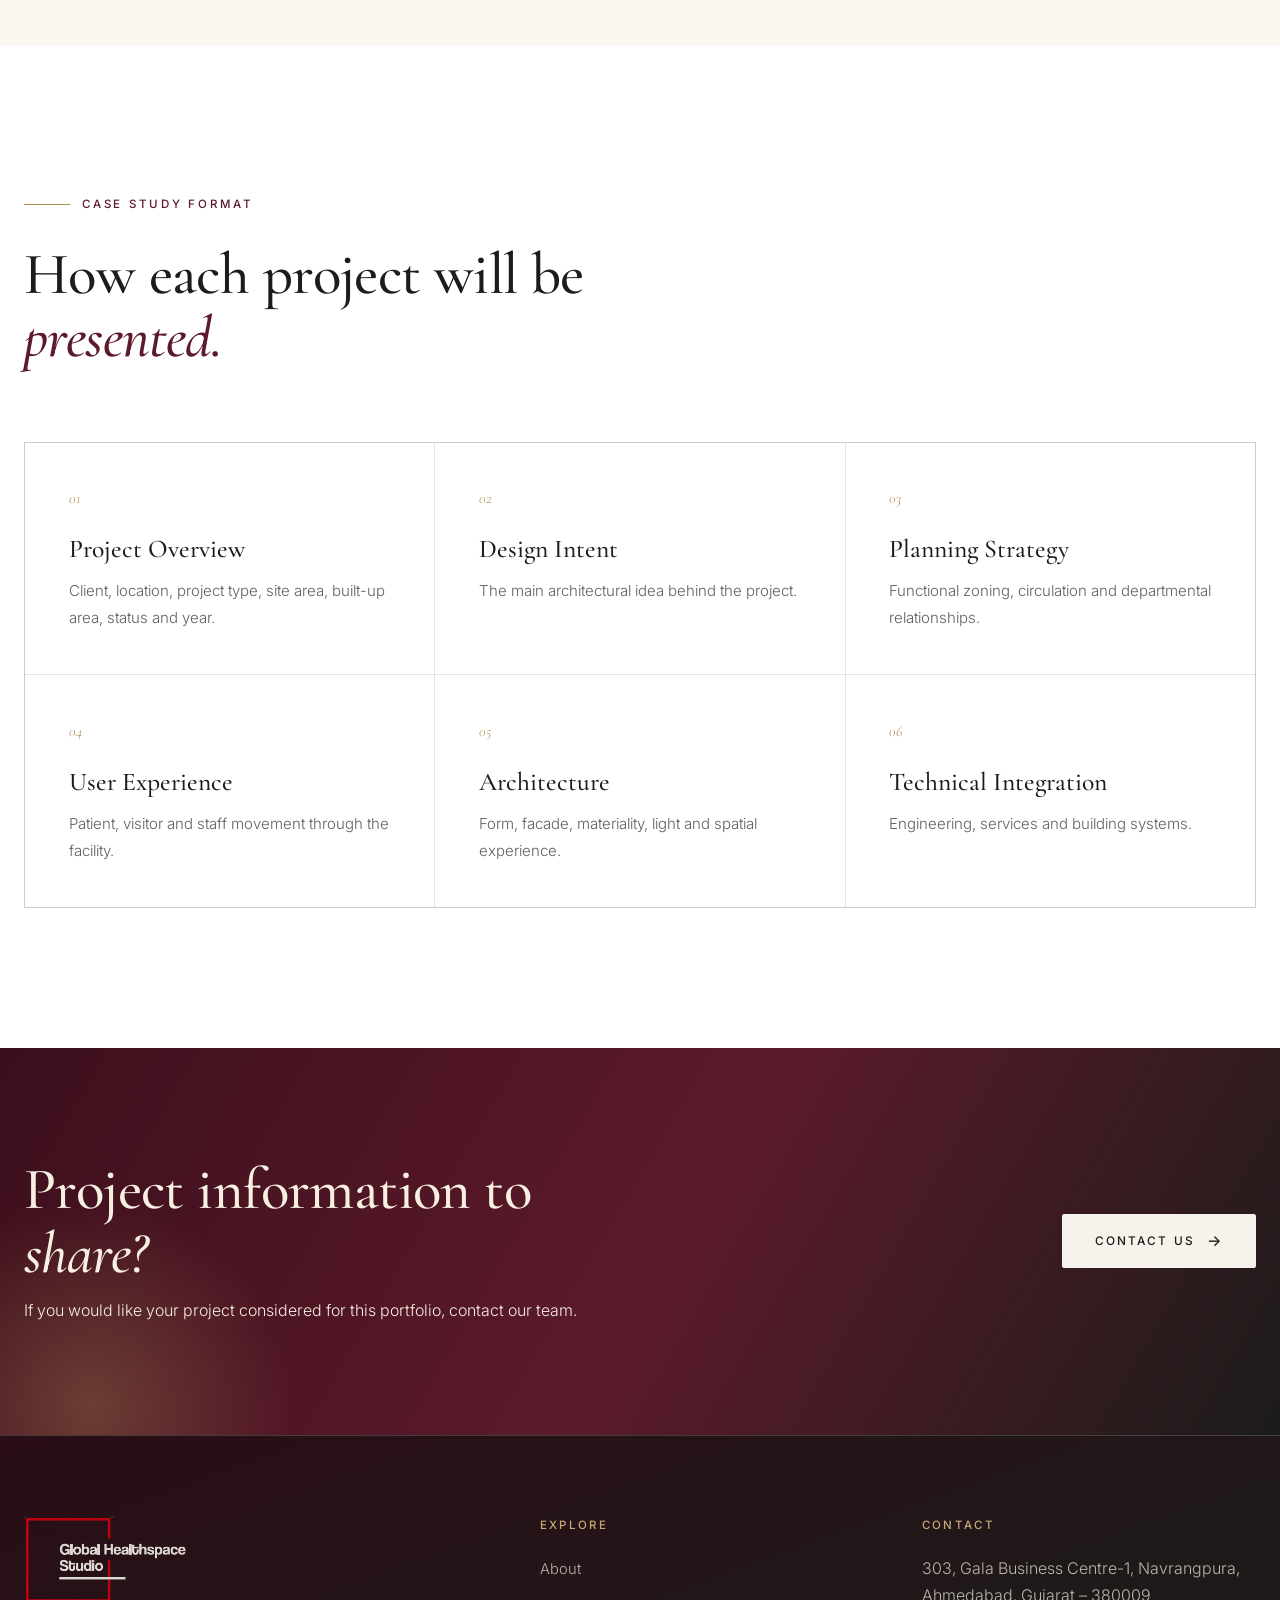
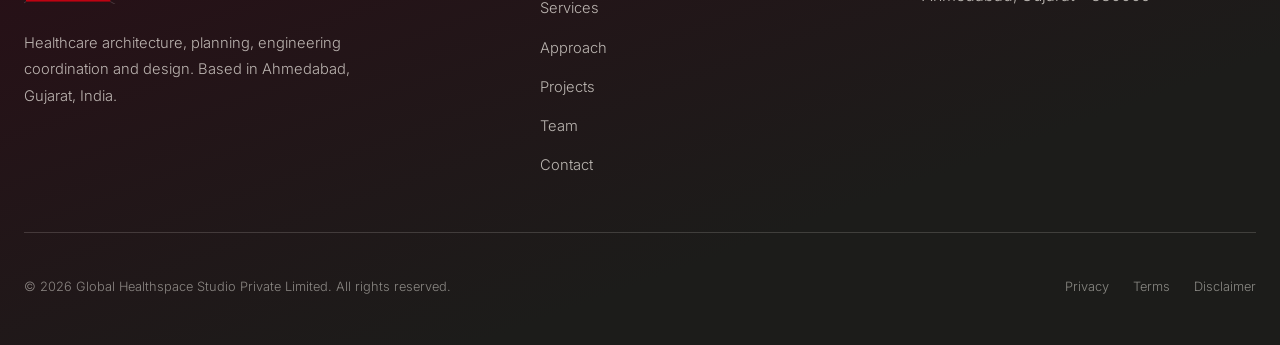
<file: projects.html>
<!DOCTYPE html>
<html lang="en">
  <head>
    <meta charset="UTF-8">
    <meta name="viewport" content="width=device-width, initial-scale=1">
    <meta name="theme-color" content="#2a0d16">
    <title>Projects | Global Healthspace Studio</title>
    <meta name="description" content="Selected healthcare architecture projects by Global Healthspace Studio. Project details will be published after client approval.">
    <link rel="icon" href="assets/images/ghs-logo.png?v=4">
    <link rel="preconnect" href="https://fonts.googleapis.com">
    <link rel="preconnect" href="https://fonts.gstatic.com" crossorigin>
    <link href="https://fonts.googleapis.com/css2?family=Cormorant+Garamond:ital,wght@0,400;0,500;0,600;1,400;1,500&family=Inter:wght@300;400;500;600&display=swap" rel="stylesheet">
    <link rel="stylesheet" href="assets/css/styles.css">
    <link rel="canonical" href="https://globalhealthspaces.com/projects.html">
    <link rel="apple-touch-icon" href="assets/images/apple-touch-icon.png">
    <link rel="manifest" href="site.webmanifest">
    <meta property="og:type" content="website">
    <meta property="og:site_name" content="Global Healthspace Studio">
    <meta property="og:title" content="Projects | Global Healthspace Studio">
    <meta property="og:description" content="Selected healthcare architecture projects by Global Healthspace Studio. Project details will be published after client approval.">
    <meta property="og:url" content="https://globalhealthspaces.com/projects.html">
    <meta property="og:image" content="https://globalhealthspaces.com/assets/images/og-image.jpg">
    <meta property="og:image:width" content="1200">
    <meta property="og:image:height" content="630">
    <meta property="og:image:alt" content="Global Healthspace Studio - healthcare architecture and planning, Ahmedabad">
    <meta property="og:locale" content="en_IN">
    <meta name="twitter:card" content="summary_large_image">
    <meta name="twitter:title" content="Projects | Global Healthspace Studio">
    <meta name="twitter:description" content="Selected healthcare architecture projects by Global Healthspace Studio. Project details will be published after client approval.">
    <meta name="twitter:image" content="https://globalhealthspaces.com/assets/images/og-image.jpg">
  </head>
  <body>
    <a class="skip-link" href="#main">Skip to content</a>

    <header class="site-header" data-header>
      <div class="container header-inner">
        <a class="brand" href="index.html" aria-label="Global Healthspace Studio home">
          <img src="assets/images/ghs-logo.png?v=4" alt="Global Healthspace Studio">
        </a>
        <nav class="nav" aria-label="Primary">
          <a href="index.html">Home</a>
          <a href="about.html">About</a>
          <a href="services.html">Services</a>
          <a href="approach.html">Approach</a>
          <a href="projects.html">Projects</a>
          <a href="team.html">Team</a>
          <a href="contact.html">Contact</a>
        </nav>
        <button class="nav-toggle" type="button" data-nav-toggle aria-label="Toggle navigation" aria-expanded="false">
          <span></span>
          <span></span>
          <span></span>
        </button>
      </div>
    </header>

    <main id="main">
      <section class="page-hero">
        <div class="container">
          <p class="eyebrow reveal">Projects</p>
          <h1 class="page-title reveal reveal-delay-1">Work shaped around <em>care and context.</em></h1>
          <p class="page-lead reveal reveal-delay-2">Our project portfolio is being curated with approved drawings, photography and client information. The content below shows the structure each case study will follow.</p>
        </div>
      </section>

      <section class="section">
        <div class="container">
          <div class="section-head">
            <p class="eyebrow reveal">Featured Projects</p>
            <h2 class="section-title reveal reveal-delay-1">Project pages in <em>preparation.</em></h2>
            <p class="section-lead reveal reveal-delay-2">Project names, locations, areas and images will be published only after client approval and internal confirmation.</p>
          </div>
          <div class="project-grid">
            <article class="project-card reveal">
              <div class="project-media"><img src="assets/images/hospital-bim.jpg" alt="Modern hospital BIM cutaway model" loading="lazy" decoding="async">
              </div>
              <div class="project-body">
                <div>
                  <p class="project-meta">Healthcare</p>
                  <h3>Hospital &amp; Healthcare Facility</h3>
                </div>
                <span class="project-status">To be published</span>
              </div>
            </article>
            <article class="project-card reveal reveal-delay-1">
              <div class="project-media"><img src="assets/images/space-02.jpg" alt="Healthcare campus placeholder image" loading="lazy" decoding="async">
              </div>
              <div class="project-body">
                <div>
                  <p class="project-meta">Master Planning</p>
                  <h3>Healthcare Campus</h3>
                </div>
                <span class="project-status">To be published</span>
              </div>
            </article>
          </div>
        </div>
      </section>

      <section class="section section-ivory-soft">
        <div class="container">
          <div class="section-head">
            <p class="eyebrow reveal">Case Study Format</p>
            <h2 class="section-title reveal reveal-delay-1">How each project will be <em>presented.</em></h2>
          </div>
          <div class="grid grid-3 reveal">
            <article class="grid-cell">
              <span class="cell-index">01</span>
              <h3 class="cell-title">Project Overview</h3>
              <p class="cell-text">Client, location, project type, site area, built-up area, status and year.</p>
            </article>
            <article class="grid-cell">
              <span class="cell-index">02</span>
              <h3 class="cell-title">Design Intent</h3>
              <p class="cell-text">The main architectural idea behind the project.</p>
            </article>
            <article class="grid-cell">
              <span class="cell-index">03</span>
              <h3 class="cell-title">Planning Strategy</h3>
              <p class="cell-text">Functional zoning, circulation and departmental relationships.</p>
            </article>
            <article class="grid-cell">
              <span class="cell-index">04</span>
              <h3 class="cell-title">User Experience</h3>
              <p class="cell-text">Patient, visitor and staff movement through the facility.</p>
            </article>
            <article class="grid-cell">
              <span class="cell-index">05</span>
              <h3 class="cell-title">Architecture</h3>
              <p class="cell-text">Form, facade, materiality, light and spatial experience.</p>
            </article>
            <article class="grid-cell">
              <span class="cell-index">06</span>
              <h3 class="cell-title">Technical Integration</h3>
              <p class="cell-text">Engineering, services and building systems.</p>
            </article>
          </div>
        </div>
      </section>

      <section class="cta-band">
        <div class="container cta-inner">
          <div class="reveal">
            <h2 class="section-title">Project information to <em>share?</em></h2>
            <p>If you would like your project considered for this portfolio, contact our team.</p>
          </div>
          <a class="btn btn-light btn-arrow reveal reveal-delay-1" href="contact.html">Contact Us</a>
        </div>
      </section>
    </main>

    <footer class="site-footer">
      <div class="container">
        <div class="footer-top">
          <div class="footer-brand">
            <img src="assets/images/ghs-logo-light.png?v=4" alt="Global Healthspace Studio">
            <p>Healthcare architecture, planning, engineering coordination and design. Based in Ahmedabad, Gujarat, India.</p>
          </div>
          <div class="footer-col">
            <h3>Explore</h3>
            <ul>
              <li><a href="about.html">About</a></li>
              <li><a href="services.html">Services</a></li>
              <li><a href="approach.html">Approach</a></li>
              <li><a href="projects.html">Projects</a></li>
              <li><a href="team.html">Team</a></li>
              <li><a href="contact.html">Contact</a></li>
            </ul>
          </div>
          <div class="footer-col">
            <h3>Contact</h3>
            <ul>
              <li>303, Gala Business Centre-1, Navrangpura,<br>Ahmedabad, Gujarat &ndash; 380009</li>
            </ul>
          </div>
        </div>
        <div class="footer-bottom">
          <p>&copy; <span data-year>2026</span> Global Healthspace Studio Private Limited. All rights reserved.</p>
          <nav aria-label="Legal">
            <a href="privacy.html">Privacy</a>
            <a href="terms.html">Terms</a>
            <a href="disclaimer.html">Disclaimer</a>
          </nav>
        </div>
      </div>
    </footer>

    <script src="assets/js/main.js" defer></script>
  </body>
</html>
</file>
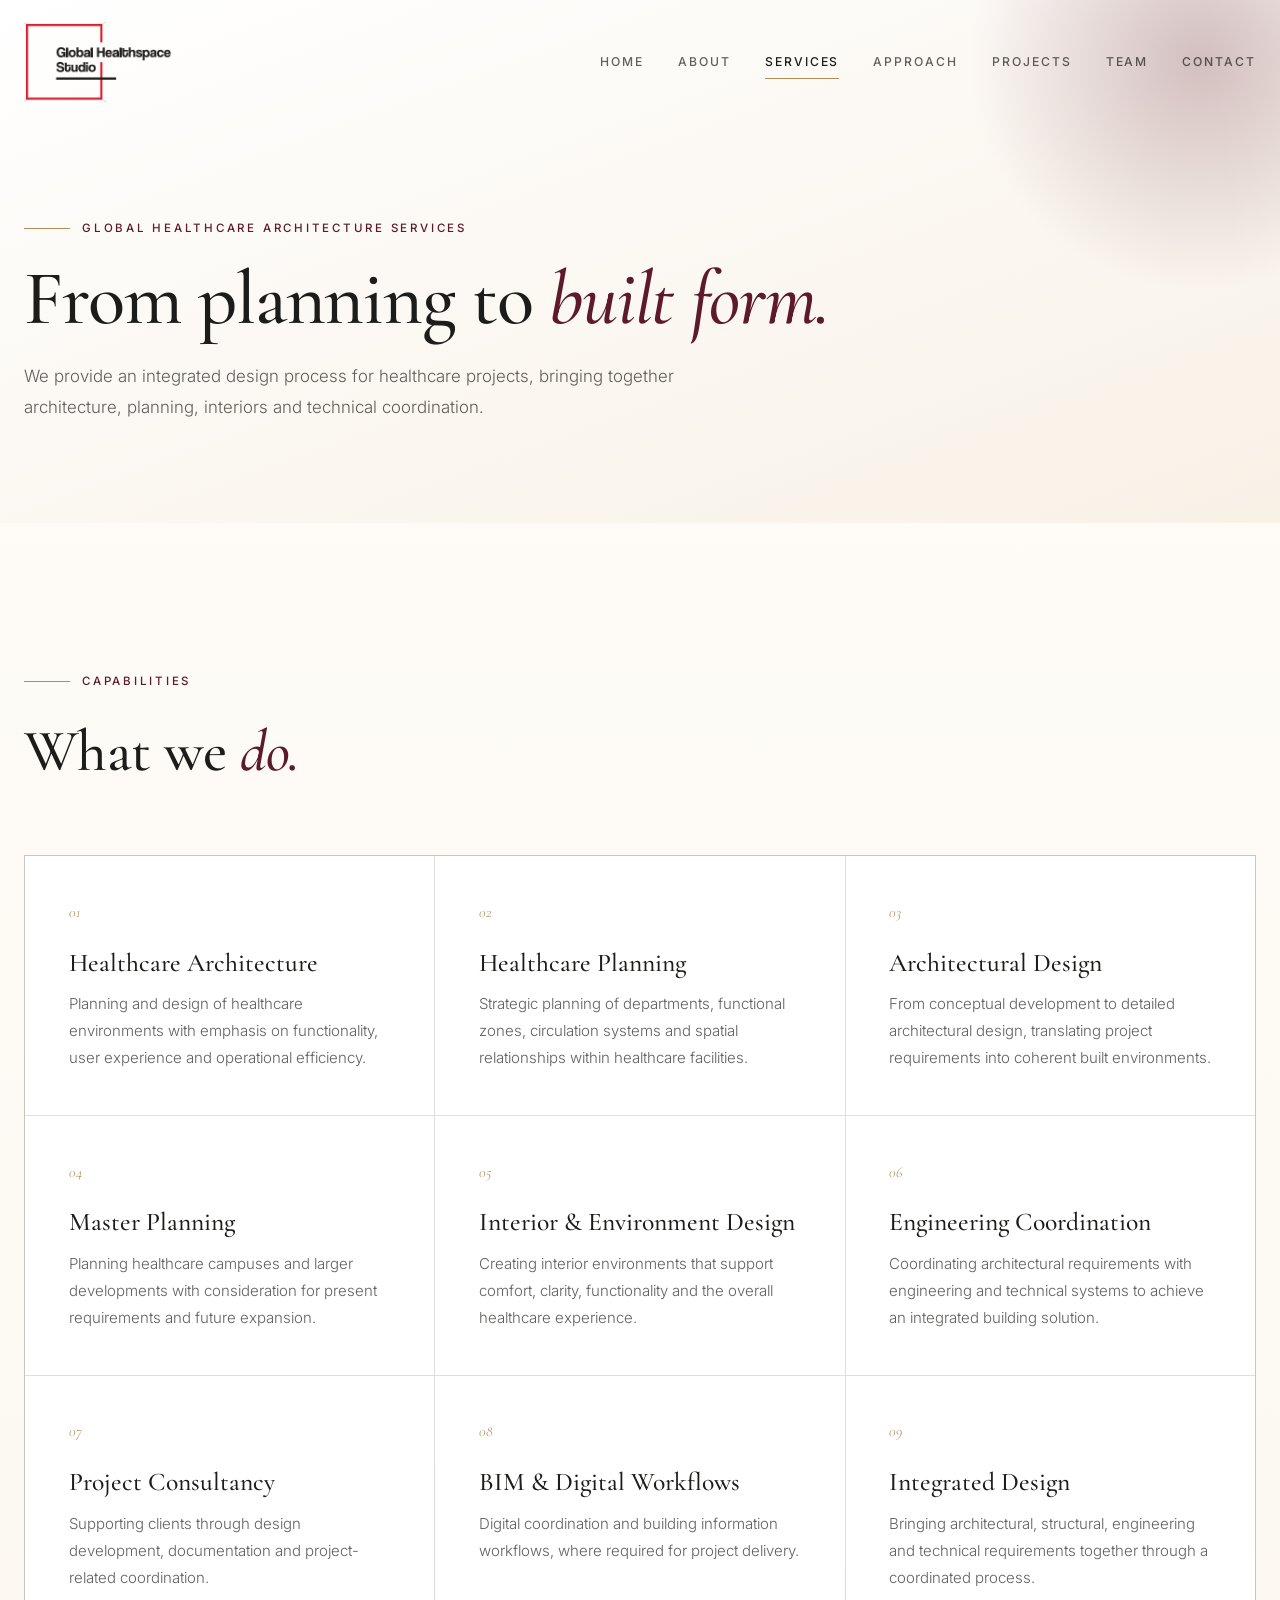
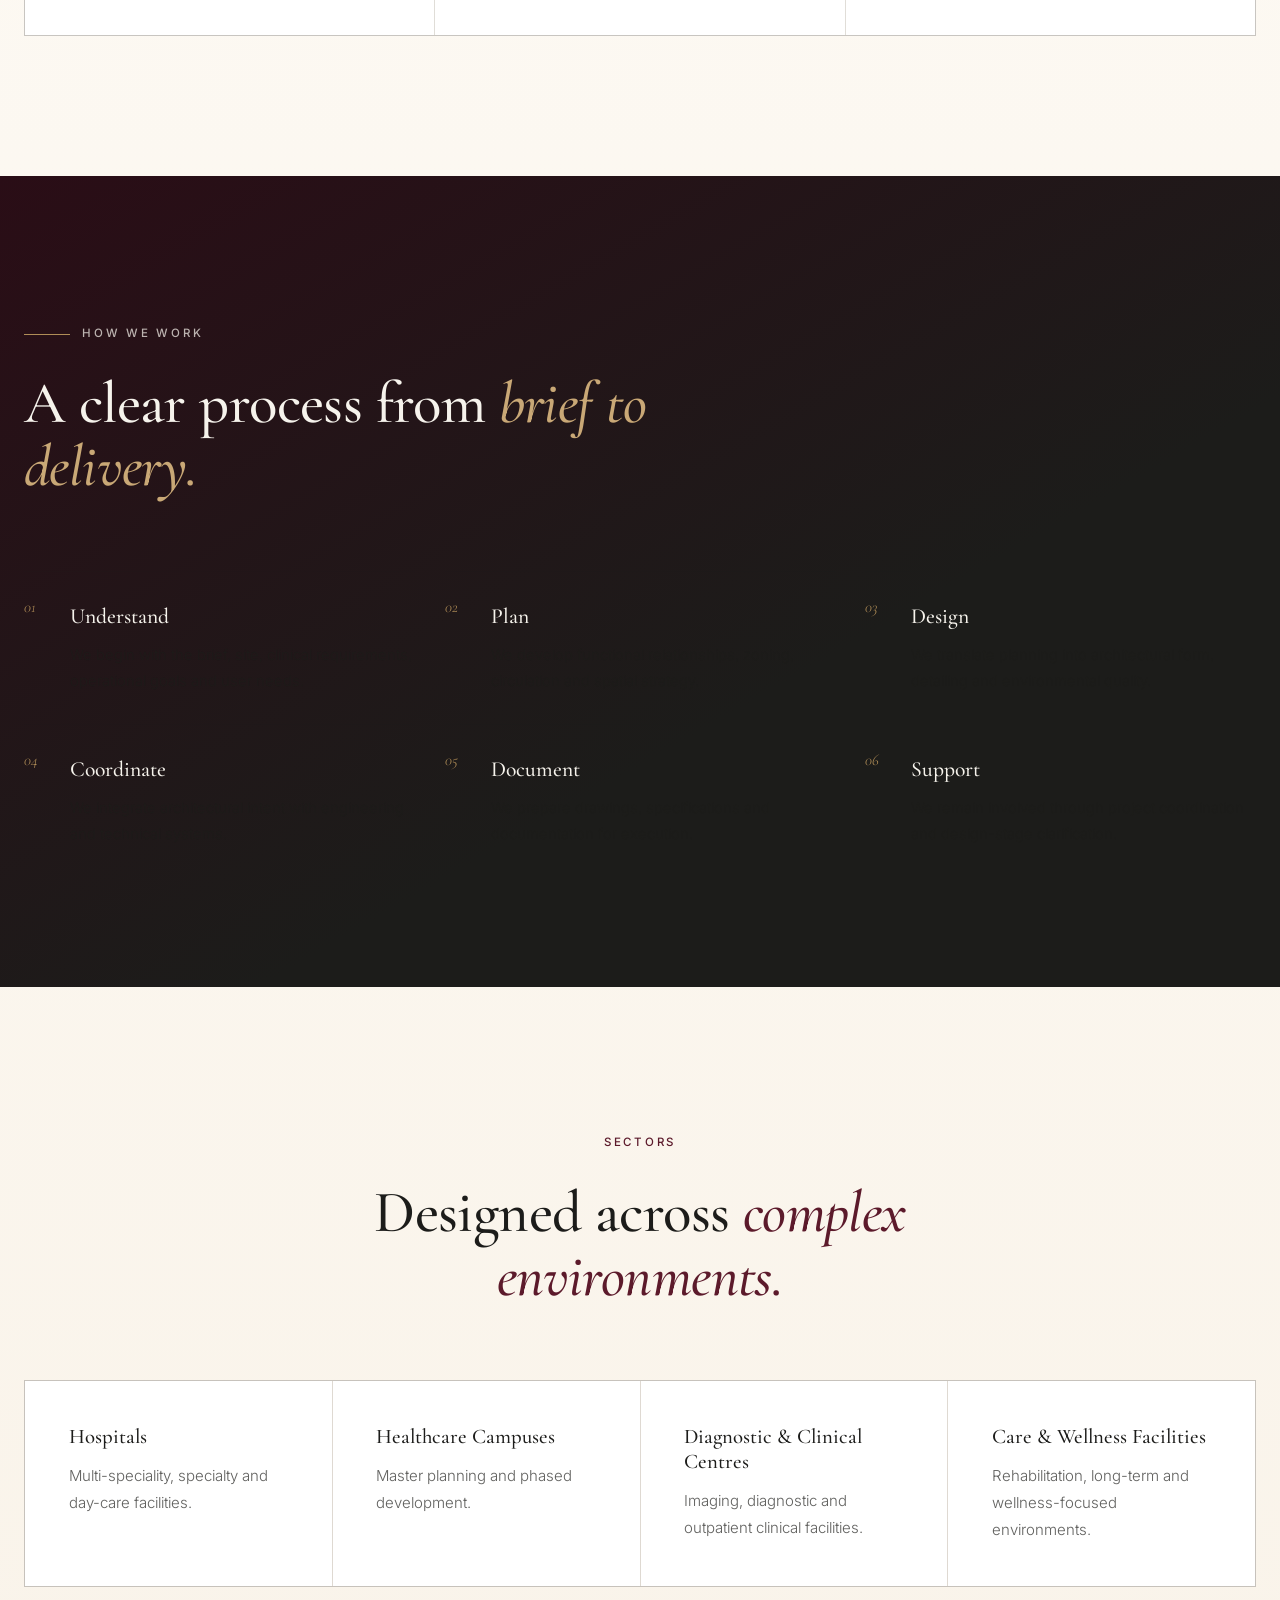
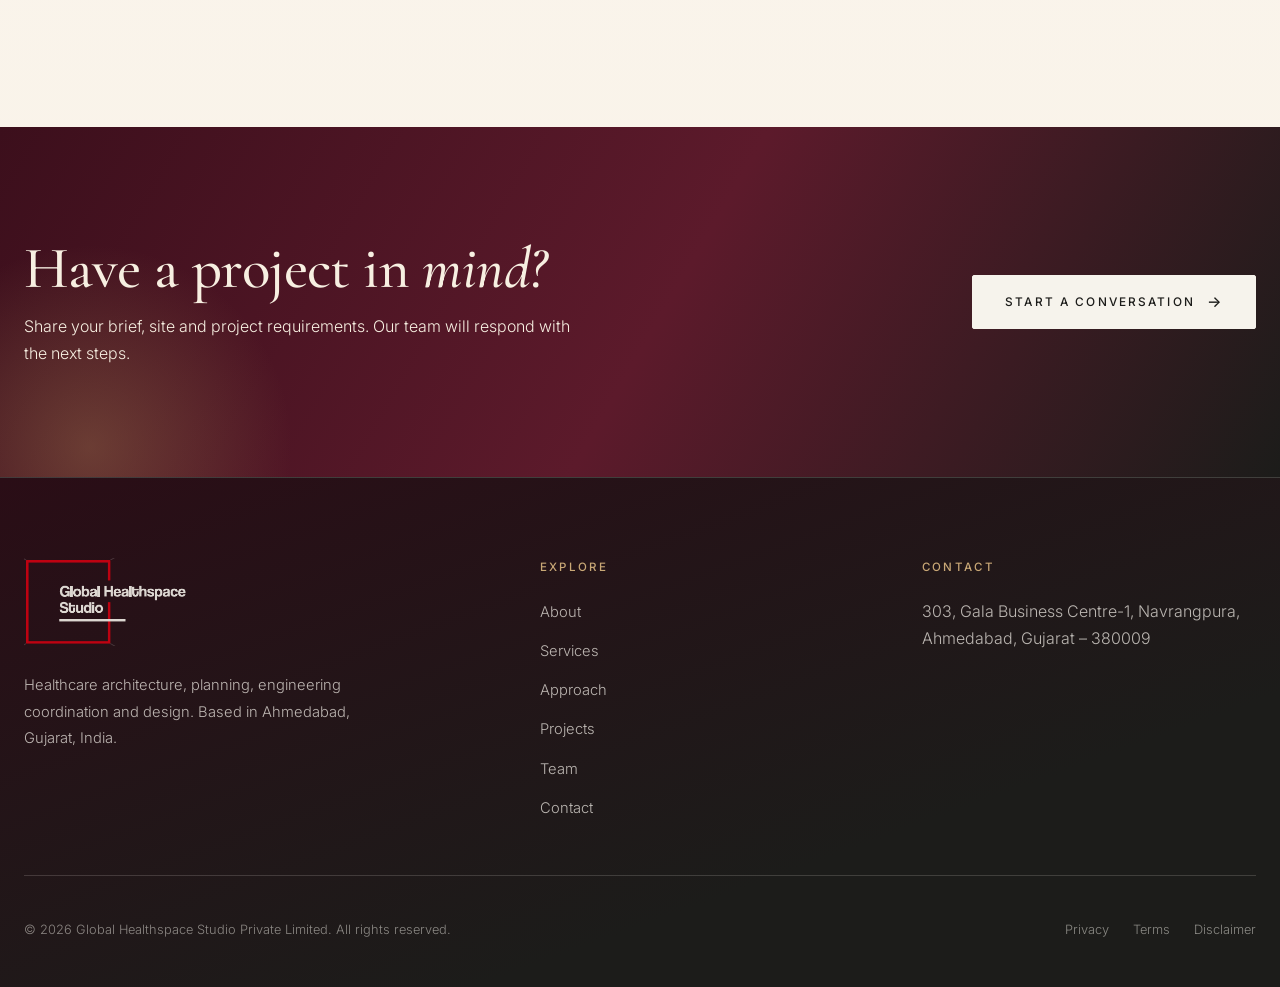
<file: services.html>
<!DOCTYPE html>
<html lang="en">
  <head>
    <meta charset="UTF-8">
    <meta name="viewport" content="width=device-width, initial-scale=1">
    <meta name="theme-color" content="#2a0d16">
    <title>Services | Global Healthspace Studio</title>
    <meta name="description" content="Healthcare architecture, planning, architectural design, master planning, interior design, engineering coordination and project consultancy by Global Healthspace Studio.">
    <link rel="icon" href="assets/images/ghs-logo.png?v=4">
    <link rel="preconnect" href="https://fonts.googleapis.com">
    <link rel="preconnect" href="https://fonts.gstatic.com" crossorigin>
    <link href="https://fonts.googleapis.com/css2?family=Cormorant+Garamond:ital,wght@0,400;0,500;0,600;1,400;1,500&family=Inter:wght@300;400;500;600&display=swap" rel="stylesheet">
    <link rel="stylesheet" href="assets/css/styles.css">
    <link rel="canonical" href="https://globalhealthspaces.com/services.html">
    <link rel="apple-touch-icon" href="assets/images/apple-touch-icon.png">
    <link rel="manifest" href="site.webmanifest">
    <meta property="og:type" content="website">
    <meta property="og:site_name" content="Global Healthspace Studio">
    <meta property="og:title" content="Services | Global Healthspace Studio">
    <meta property="og:description" content="Healthcare architecture, planning, architectural design, master planning, interior design, engineering coordination and project consultancy by Global Healthspace Studio.">
    <meta property="og:url" content="https://globalhealthspaces.com/services.html">
    <meta property="og:image" content="https://globalhealthspaces.com/assets/images/og-image.jpg">
    <meta property="og:image:width" content="1200">
    <meta property="og:image:height" content="630">
    <meta property="og:image:alt" content="Global Healthspace Studio - healthcare architecture and planning, Ahmedabad">
    <meta property="og:locale" content="en_IN">
    <meta name="twitter:card" content="summary_large_image">
    <meta name="twitter:title" content="Services | Global Healthspace Studio">
    <meta name="twitter:description" content="Healthcare architecture, planning, architectural design, master planning, interior design, engineering coordination and project consultancy by Global Healthspace Studio.">
    <meta name="twitter:image" content="https://globalhealthspaces.com/assets/images/og-image.jpg">
  </head>
  <body>
    <a class="skip-link" href="#main">Skip to content</a>

    <header class="site-header" data-header>
      <div class="container header-inner">
        <a class="brand" href="index.html" aria-label="Global Healthspace Studio home">
          <img src="assets/images/ghs-logo.png?v=4" alt="Global Healthspace Studio">
        </a>
        <nav class="nav" aria-label="Primary">
          <a href="index.html">Home</a>
          <a href="about.html">About</a>
          <a href="services.html">Services</a>
          <a href="approach.html">Approach</a>
          <a href="projects.html">Projects</a>
          <a href="team.html">Team</a>
          <a href="contact.html">Contact</a>
        </nav>
        <button class="nav-toggle" type="button" data-nav-toggle aria-label="Toggle navigation" aria-expanded="false">
          <span></span>
          <span></span>
          <span></span>
        </button>
      </div>
    </header>

    <main id="main">
      <section class="page-hero">
        <div class="container">
          <p class="eyebrow reveal">Global Healthcare Architecture Services</p>
          <h1 class="page-title reveal reveal-delay-1">From planning to <em>built form.</em></h1>
          <p class="page-lead reveal reveal-delay-2">We provide an integrated design process for healthcare projects, bringing together architecture, planning, interiors and technical coordination.</p>
        </div>
      </section>

      <section class="section">
        <div class="container">
          <div class="section-head">
            <p class="eyebrow reveal">Capabilities</p>
            <h2 class="section-title reveal reveal-delay-1">What we <em>do.</em></h2>
          </div>
          <div class="grid grid-3 reveal">
            <article class="grid-cell">
              <span class="cell-index">01</span>
              <h3 class="cell-title">Healthcare Architecture</h3>
              <p class="cell-text">Planning and design of healthcare environments with emphasis on functionality, user experience and operational efficiency.</p>
            </article>
            <article class="grid-cell">
              <span class="cell-index">02</span>
              <h3 class="cell-title">Healthcare Planning</h3>
              <p class="cell-text">Strategic planning of departments, functional zones, circulation systems and spatial relationships within healthcare facilities.</p>
            </article>
            <article class="grid-cell">
              <span class="cell-index">03</span>
              <h3 class="cell-title">Architectural Design</h3>
              <p class="cell-text">From conceptual development to detailed architectural design, translating project requirements into coherent built environments.</p>
            </article>
            <article class="grid-cell">
              <span class="cell-index">04</span>
              <h3 class="cell-title">Master Planning</h3>
              <p class="cell-text">Planning healthcare campuses and larger developments with consideration for present requirements and future expansion.</p>
            </article>
            <article class="grid-cell">
              <span class="cell-index">05</span>
              <h3 class="cell-title">Interior &amp; Environment Design</h3>
              <p class="cell-text">Creating interior environments that support comfort, clarity, functionality and the overall healthcare experience.</p>
            </article>
            <article class="grid-cell">
              <span class="cell-index">06</span>
              <h3 class="cell-title">Engineering Coordination</h3>
              <p class="cell-text">Coordinating architectural requirements with engineering and technical systems to achieve an integrated building solution.</p>
            </article>
            <article class="grid-cell">
              <span class="cell-index">07</span>
              <h3 class="cell-title">Project Consultancy</h3>
              <p class="cell-text">Supporting clients through design development, documentation and project-related coordination.</p>
            </article>
            <article class="grid-cell">
              <span class="cell-index">08</span>
              <h3 class="cell-title">BIM &amp; Digital Workflows</h3>
              <p class="cell-text">Digital coordination and building information workflows, where required for project delivery.</p>
            </article>
            <article class="grid-cell">
              <span class="cell-index">09</span>
              <h3 class="cell-title">Integrated Design</h3>
              <p class="cell-text">Bringing architectural, structural, engineering and technical requirements together through a coordinated process.</p>
            </article>
          </div>
        </div>
      </section>

      <section class="section section-dark">
        <div class="container">
          <div class="section-head">
            <p class="eyebrow eyebrow-dark reveal">How We Work</p>
            <h2 class="section-title reveal reveal-delay-1">A clear process from <em>brief to delivery.</em></h2>
          </div>
          <div class="specialism-list reveal">
            <li>
              <h3>Understand</h3>
              <p>We begin with the brief, site, clinical requirements, operational goals and user needs.</p>
            </li>
            <li>
              <h3>Plan</h3>
              <p>We develop functional relationships, zoning, circulation and spatial strategy.</p>
            </li>
            <li>
              <h3>Design</h3>
              <p>We translate planning into architectural form, detailing and environmental quality.</p>
            </li>
            <li>
              <h3>Coordinate</h3>
              <p>We integrate architectural intent with engineering and technical systems.</p>
            </li>
            <li>
              <h3>Document</h3>
              <p>We prepare drawings, specifications and documentation for execution.</p>
            </li>
            <li>
              <h3>Support</h3>
              <p>We remain involved through project coordination and design-stage clarification.</p>
            </li>
          </div>
        </div>
      </section>

      <section class="section">
        <div class="container">
          <div class="section-head center">
            <p class="eyebrow reveal">Sectors</p>
            <h2 class="section-title reveal reveal-delay-1">Designed across <em>complex environments.</em></h2>
          </div>
          <div class="grid grid-4 reveal">
            <article class="grid-cell">
              <h3 class="cell-title" style="font-size:1.3rem">Hospitals</h3>
              <p class="cell-text">Multi-speciality, specialty and day-care facilities.</p>
            </article>
            <article class="grid-cell">
              <h3 class="cell-title" style="font-size:1.3rem">Healthcare Campuses</h3>
              <p class="cell-text">Master planning and phased development.</p>
            </article>
            <article class="grid-cell">
              <h3 class="cell-title" style="font-size:1.3rem">Diagnostic &amp; Clinical Centres</h3>
              <p class="cell-text">Imaging, diagnostic and outpatient clinical facilities.</p>
            </article>
            <article class="grid-cell">
              <h3 class="cell-title" style="font-size:1.3rem">Care &amp; Wellness Facilities</h3>
              <p class="cell-text">Rehabilitation, long-term and wellness-focused environments.</p>
            </article>
          </div>
        </div>
      </section>

      <section class="cta-band">
        <div class="container cta-inner">
          <div class="reveal">
            <h2 class="section-title">Have a project in <em>mind?</em></h2>
            <p>Share your brief, site and project requirements. Our team will respond with the next steps.</p>
          </div>
          <a class="btn btn-light btn-arrow reveal reveal-delay-1" href="contact.html">Start a Conversation</a>
        </div>
      </section>
    </main>

    <footer class="site-footer">
      <div class="container">
        <div class="footer-top">
          <div class="footer-brand">
            <img src="assets/images/ghs-logo-light.png?v=4" alt="Global Healthspace Studio">
            <p>Healthcare architecture, planning, engineering coordination and design. Based in Ahmedabad, Gujarat, India.</p>
          </div>
          <div class="footer-col">
            <h3>Explore</h3>
            <ul>
              <li><a href="about.html">About</a></li>
              <li><a href="services.html">Services</a></li>
              <li><a href="approach.html">Approach</a></li>
              <li><a href="projects.html">Projects</a></li>
              <li><a href="team.html">Team</a></li>
              <li><a href="contact.html">Contact</a></li>
            </ul>
          </div>
          <div class="footer-col">
            <h3>Contact</h3>
            <ul>
              <li>303, Gala Business Centre-1, Navrangpura,<br>Ahmedabad, Gujarat &ndash; 380009</li>
            </ul>
          </div>
        </div>
        <div class="footer-bottom">
          <p>&copy; <span data-year>2026</span> Global Healthspace Studio Private Limited. All rights reserved.</p>
          <nav aria-label="Legal">
            <a href="privacy.html">Privacy</a>
            <a href="terms.html">Terms</a>
            <a href="disclaimer.html">Disclaimer</a>
          </nav>
        </div>
      </div>
    </footer>

    <script src="assets/js/main.js" defer></script>
  </body>
</html>
</file>
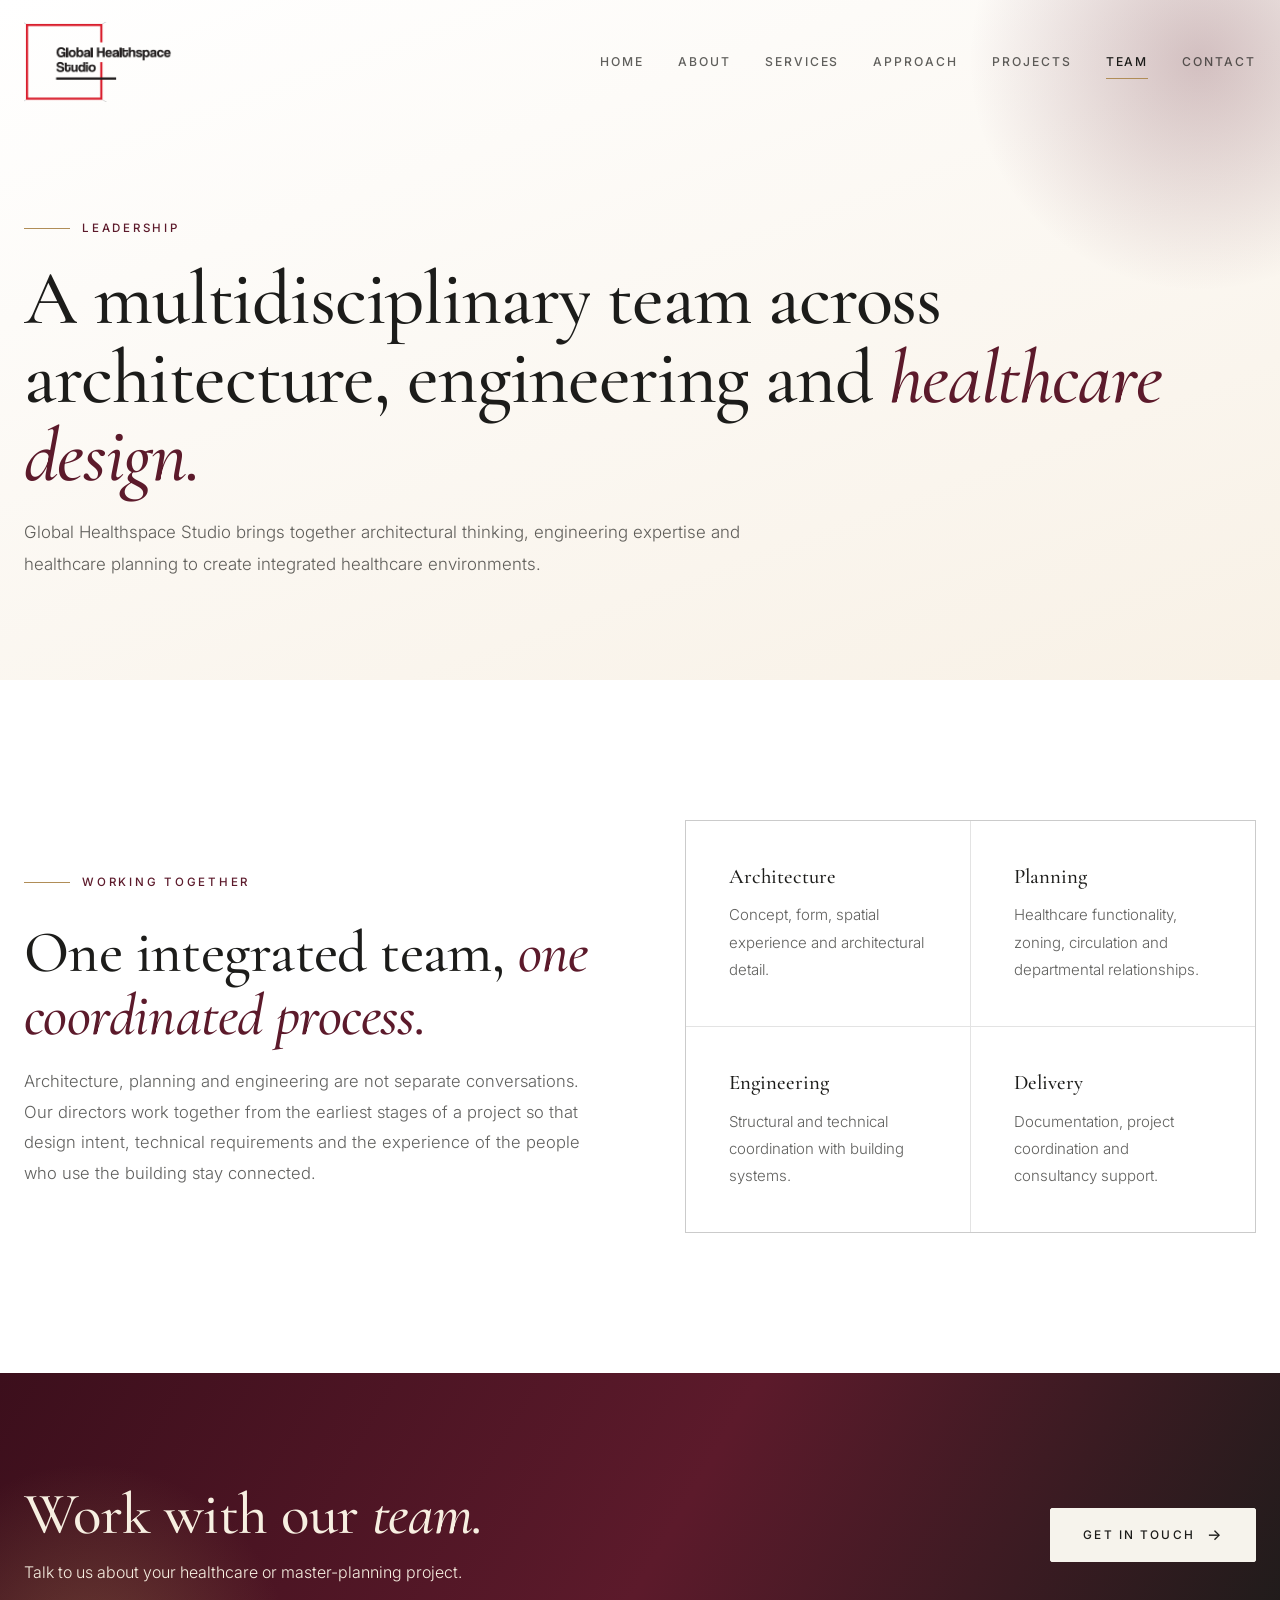
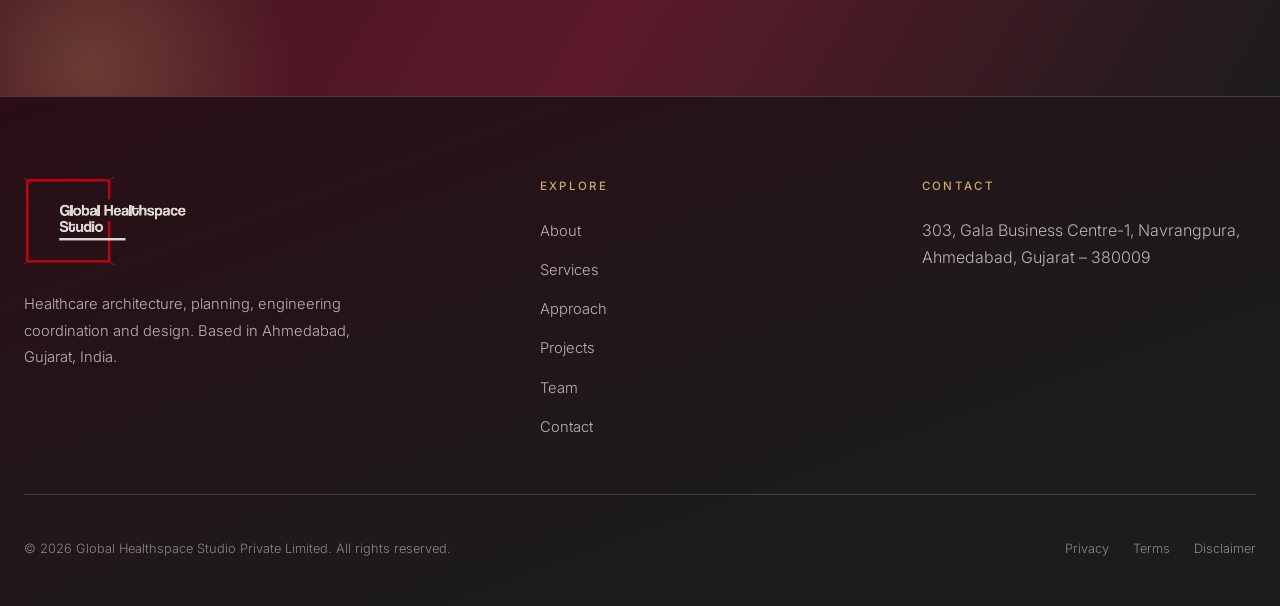
<file: team.html>
<!DOCTYPE html>
<html lang="en">
  <head>
    <meta charset="UTF-8">
    <meta name="viewport" content="width=device-width, initial-scale=1">
    <meta name="theme-color" content="#2a0d16">
    <title>Team | Global Healthspace Studio</title>
    <meta name="description" content="The integrated team behind Global Healthspace Studio: architecture, engineering, healthcare planning and design working as one practice in Ahmedabad.">
    <link rel="icon" href="assets/images/ghs-logo.png?v=4">
    <link rel="preconnect" href="https://fonts.googleapis.com">
    <link rel="preconnect" href="https://fonts.gstatic.com" crossorigin>
    <link href="https://fonts.googleapis.com/css2?family=Cormorant+Garamond:ital,wght@0,400;0,500;0,600;1,400;1,500&family=Inter:wght@300;400;500;600&display=swap" rel="stylesheet">
    <link rel="stylesheet" href="assets/css/styles.css">
    <link rel="canonical" href="https://globalhealthspaces.com/team.html">
    <link rel="apple-touch-icon" href="assets/images/apple-touch-icon.png">
    <link rel="manifest" href="site.webmanifest">
    <meta property="og:type" content="website">
    <meta property="og:site_name" content="Global Healthspace Studio">
    <meta property="og:title" content="Team | Global Healthspace Studio">
    <meta property="og:description" content="The integrated team behind Global Healthspace Studio: architecture, engineering, healthcare planning and design working as one practice in Ahmedabad.">
    <meta property="og:url" content="https://globalhealthspaces.com/team.html">
    <meta property="og:image" content="https://globalhealthspaces.com/assets/images/og-image.jpg">
    <meta property="og:image:width" content="1200">
    <meta property="og:image:height" content="630">
    <meta property="og:image:alt" content="Global Healthspace Studio - healthcare architecture and planning, Ahmedabad">
    <meta property="og:locale" content="en_IN">
    <meta name="twitter:card" content="summary_large_image">
    <meta name="twitter:title" content="Team | Global Healthspace Studio">
    <meta name="twitter:description" content="The integrated team behind Global Healthspace Studio: architecture, engineering, healthcare planning and design working as one practice in Ahmedabad.">
    <meta name="twitter:image" content="https://globalhealthspaces.com/assets/images/og-image.jpg">
    <script type="application/ld+json">
    {
      "@context": "https://schema.org",
      "@type": "ProfessionalService",
      "@id": "https://globalhealthspaces.com/#organization",
      "name": "Global Healthspace Studio Private Limited",
      "alternateName": "Global Healthspace Studio",
      "url": "https://globalhealthspaces.com/",
      "logo": "https://globalhealthspaces.com/assets/images/ghs-logo.png",
      "image": "https://globalhealthspaces.com/assets/images/og-image.jpg",
      "description": "Healthcare-focused architecture, planning, engineering coordination and design practice in Ahmedabad, Gujarat, creating human-centred healthcare environments.",
      "address": {
        "@type": "PostalAddress",
        "streetAddress": "303, Gala Business Centre-1, Navrangpura",
        "addressLocality": "Ahmedabad",
        "addressRegion": "Gujarat",
        "postalCode": "380009",
        "addressCountry": "IN"
      },
      "areaServed": "India",
      "openingHoursSpecification": {
        "@type": "OpeningHoursSpecification",
        "dayOfWeek": ["Monday", "Tuesday", "Wednesday", "Thursday", "Friday", "Saturday"],
        "opens": "10:00",
        "closes": "19:00"
      }
    }
    </script>  </head>
  <body>
    <a class="skip-link" href="#main">Skip to content</a>

    <header class="site-header" data-header>
      <div class="container header-inner">
        <a class="brand" href="index.html" aria-label="Global Healthspace Studio home">
          <img src="assets/images/ghs-logo.png?v=4" alt="Global Healthspace Studio">
        </a>
        <nav class="nav" aria-label="Primary">
          <a href="index.html">Home</a>
          <a href="about.html">About</a>
          <a href="services.html">Services</a>
          <a href="approach.html">Approach</a>
          <a href="projects.html">Projects</a>
          <a href="team.html">Team</a>
          <a href="contact.html">Contact</a>
        </nav>
        <button class="nav-toggle" type="button" data-nav-toggle aria-label="Toggle navigation" aria-expanded="false">
          <span></span>
          <span></span>
          <span></span>
        </button>
      </div>
    </header>

    <main id="main">
      <section class="page-hero">
        <div class="container">
          <p class="eyebrow reveal">Leadership</p>
          <h1 class="page-title reveal reveal-delay-1">A multidisciplinary team across architecture, engineering and <em>healthcare design.</em></h1>
          <p class="page-lead reveal reveal-delay-2">Global Healthspace Studio brings together architectural thinking, engineering expertise and healthcare planning to create integrated healthcare environments.</p>
        </div>
      </section>
      <section class="section section-ivory-soft">
        <div class="container split">
          <div class="reveal">
            <p class="eyebrow">Working Together</p>
            <h2 class="section-title">One integrated team, <em>one coordinated process.</em></h2>
            <p class="section-lead">Architecture, planning and engineering are not separate conversations. Our directors work together from the earliest stages of a project so that design intent, technical requirements and the experience of the people who use the building stay connected.</p>
          </div>
          <div class="reveal reveal-delay-2">
            <div class="grid grid-2">
              <article class="grid-cell">
                <h3 class="cell-title" style="font-size:1.3rem">Architecture</h3>
                <p class="cell-text">Concept, form, spatial experience and architectural detail.</p>
              </article>
              <article class="grid-cell">
                <h3 class="cell-title" style="font-size:1.3rem">Planning</h3>
                <p class="cell-text">Healthcare functionality, zoning, circulation and departmental relationships.</p>
              </article>
              <article class="grid-cell">
                <h3 class="cell-title" style="font-size:1.3rem">Engineering</h3>
                <p class="cell-text">Structural and technical coordination with building systems.</p>
              </article>
              <article class="grid-cell">
                <h3 class="cell-title" style="font-size:1.3rem">Delivery</h3>
                <p class="cell-text">Documentation, project coordination and consultancy support.</p>
              </article>
            </div>
          </div>
        </div>
      </section>

      <section class="cta-band">
        <div class="container cta-inner">
          <div class="reveal">
            <h2 class="section-title">Work with our <em>team.</em></h2>
            <p>Talk to us about your healthcare or master-planning project.</p>
          </div>
          <a class="btn btn-light btn-arrow reveal reveal-delay-1" href="contact.html">Get in Touch</a>
        </div>
      </section>
    </main>

    <footer class="site-footer">
      <div class="container">
        <div class="footer-top">
          <div class="footer-brand">
            <img src="assets/images/ghs-logo-light.png?v=4" alt="Global Healthspace Studio">
            <p>Healthcare architecture, planning, engineering coordination and design. Based in Ahmedabad, Gujarat, India.</p>
          </div>
          <div class="footer-col">
            <h3>Explore</h3>
            <ul>
              <li><a href="about.html">About</a></li>
              <li><a href="services.html">Services</a></li>
              <li><a href="approach.html">Approach</a></li>
              <li><a href="projects.html">Projects</a></li>
              <li><a href="team.html">Team</a></li>
              <li><a href="contact.html">Contact</a></li>
            </ul>
          </div>
          <div class="footer-col">
            <h3>Contact</h3>
            <ul>
              <li>303, Gala Business Centre-1, Navrangpura,<br>Ahmedabad, Gujarat &ndash; 380009</li>
            </ul>
          </div>
        </div>
        <div class="footer-bottom">
          <p>&copy; <span data-year>2026</span> Global Healthspace Studio Private Limited. All rights reserved.</p>
          <nav aria-label="Legal">
            <a href="privacy.html">Privacy</a>
            <a href="terms.html">Terms</a>
            <a href="disclaimer.html">Disclaimer</a>
          </nav>
        </div>
      </div>
    </footer>

    <script src="assets/js/main.js" defer></script>
  </body>
</html>
</file>
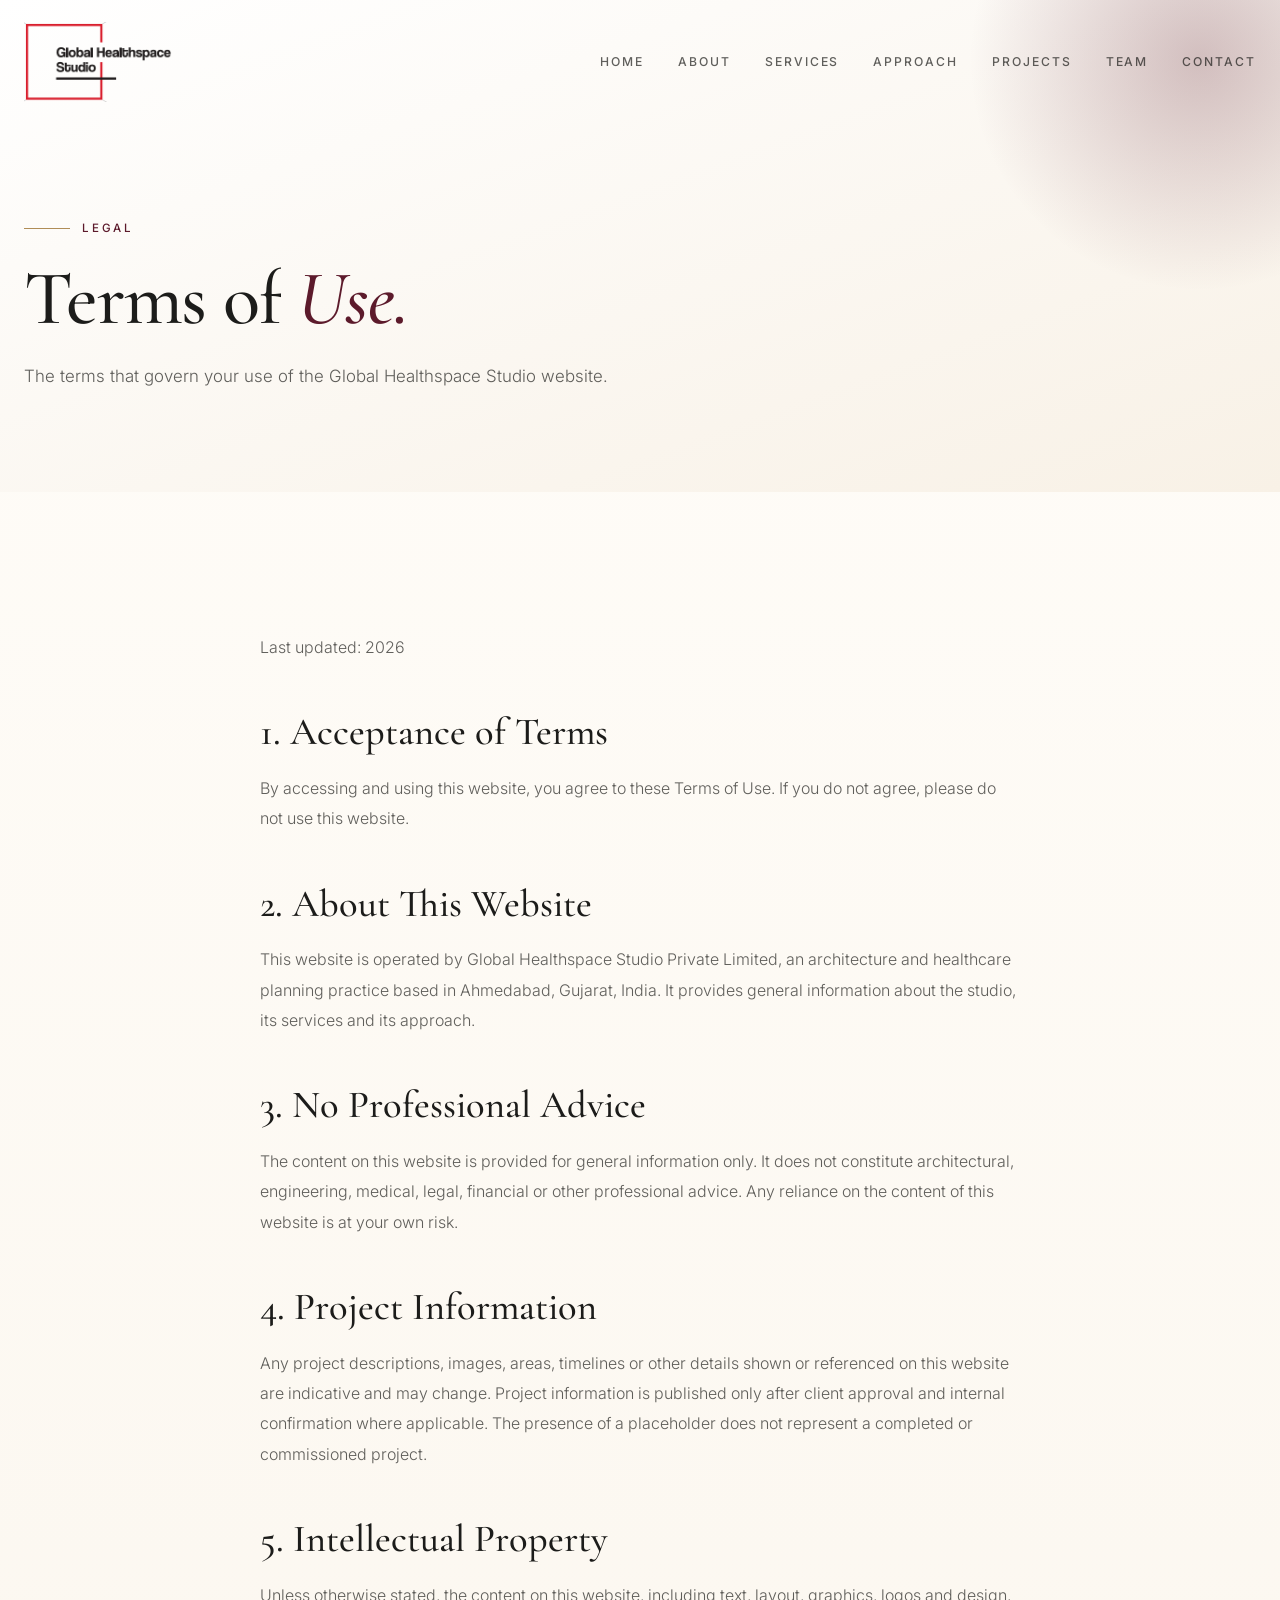
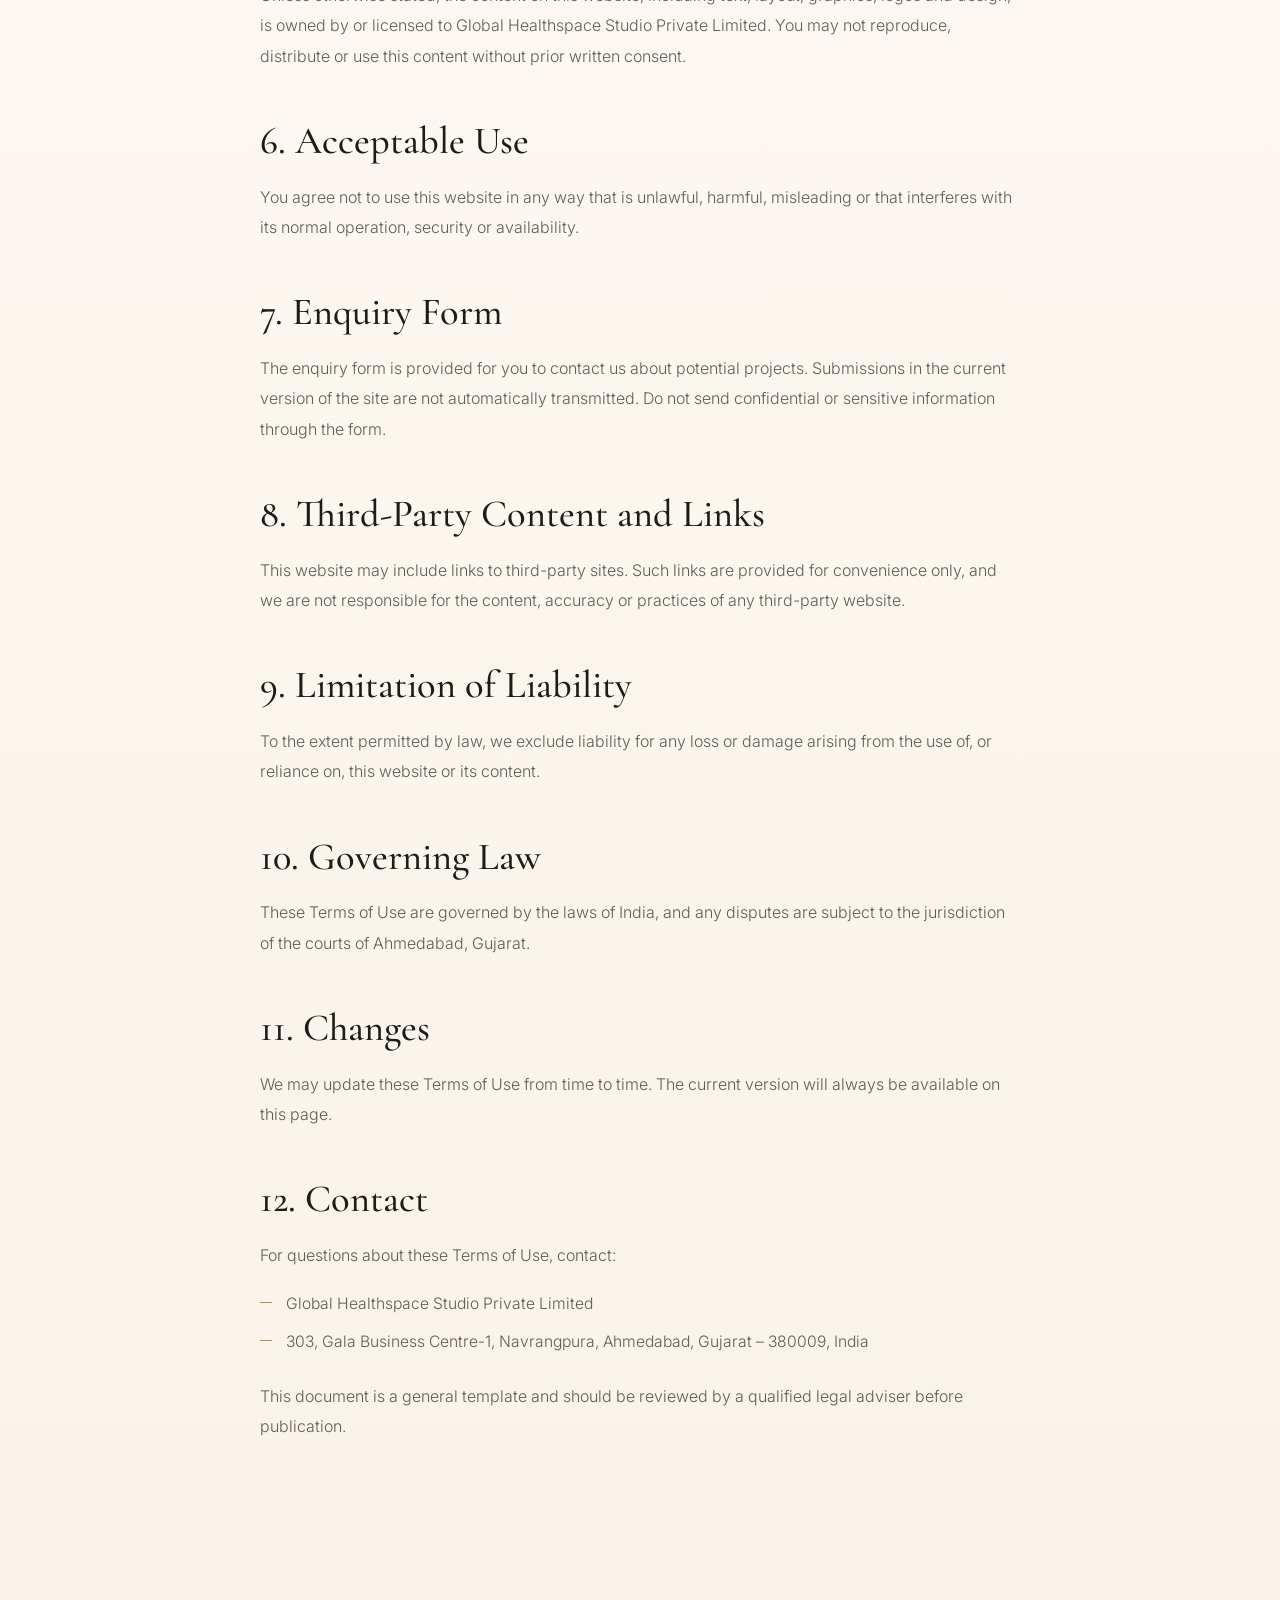
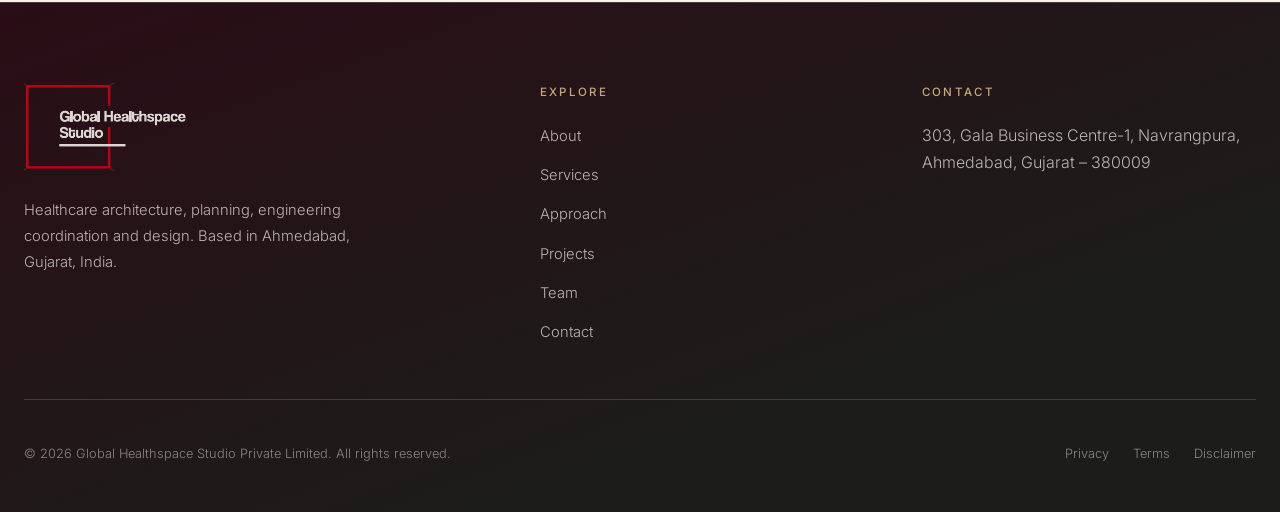
<file: terms.html>
<!DOCTYPE html>
<html lang="en">
  <head>
    <meta charset="UTF-8">
    <meta name="viewport" content="width=device-width, initial-scale=1">
    <meta name="theme-color" content="#2a0d16">
    <title>Terms of Use | Global Healthspace Studio</title>
    <meta name="description" content="Terms of Use for the Global Healthspace Studio website, Ahmedabad, India.">
    <link rel="icon" href="assets/images/ghs-logo.png?v=4">
    <link rel="preconnect" href="https://fonts.googleapis.com">
    <link rel="preconnect" href="https://fonts.gstatic.com" crossorigin>
    <link href="https://fonts.googleapis.com/css2?family=Cormorant+Garamond:ital,wght@0,400;0,500;0,600;1,400;1,500&family=Inter:wght@300;400;500;600&display=swap" rel="stylesheet">
    <link rel="stylesheet" href="assets/css/styles.css">
    <link rel="canonical" href="https://globalhealthspaces.com/terms.html">
    <link rel="apple-touch-icon" href="assets/images/apple-touch-icon.png">
    <link rel="manifest" href="site.webmanifest">
    <meta property="og:type" content="website">
    <meta property="og:site_name" content="Global Healthspace Studio">
    <meta property="og:title" content="Terms of Use | Global Healthspace Studio">
    <meta property="og:description" content="Terms of Use for the Global Healthspace Studio website, Ahmedabad, India.">
    <meta property="og:url" content="https://globalhealthspaces.com/terms.html">
    <meta property="og:image" content="https://globalhealthspaces.com/assets/images/og-image.jpg">
    <meta property="og:image:width" content="1200">
    <meta property="og:image:height" content="630">
    <meta property="og:image:alt" content="Global Healthspace Studio - healthcare architecture and planning, Ahmedabad">
    <meta property="og:locale" content="en_IN">
    <meta name="twitter:card" content="summary_large_image">
    <meta name="twitter:title" content="Terms of Use | Global Healthspace Studio">
    <meta name="twitter:description" content="Terms of Use for the Global Healthspace Studio website, Ahmedabad, India.">
    <meta name="twitter:image" content="https://globalhealthspaces.com/assets/images/og-image.jpg">
  </head>
  <body>
    <a class="skip-link" href="#main">Skip to content</a>

    <header class="site-header" data-header>
      <div class="container header-inner">
        <a class="brand" href="index.html" aria-label="Global Healthspace Studio home">
          <img src="assets/images/ghs-logo.png?v=4" alt="Global Healthspace Studio">
        </a>
        <nav class="nav" aria-label="Primary">
          <a href="index.html">Home</a>
          <a href="about.html">About</a>
          <a href="services.html">Services</a>
          <a href="approach.html">Approach</a>
          <a href="projects.html">Projects</a>
          <a href="team.html">Team</a>
          <a href="contact.html">Contact</a>
        </nav>
        <button class="nav-toggle" type="button" data-nav-toggle aria-label="Toggle navigation" aria-expanded="false">
          <span></span>
          <span></span>
          <span></span>
        </button>
      </div>
    </header>

    <main id="main">
      <section class="page-hero">
        <div class="container">
          <p class="eyebrow reveal">Legal</p>
          <h1 class="page-title reveal reveal-delay-1">Terms of <em>Use.</em></h1>
          <p class="page-lead reveal reveal-delay-2">The terms that govern your use of the Global Healthspace Studio website.</p>
        </div>
      </section>

      <section class="section">
        <div class="container container-narrow prose">
          <p>Last updated: <span data-year>2026</span></p>

          <h2>1. Acceptance of Terms</h2>
          <p>By accessing and using this website, you agree to these Terms of Use. If you do not agree, please do not use this website.</p>

          <h2>2. About This Website</h2>
          <p>This website is operated by Global Healthspace Studio Private Limited, an architecture and healthcare planning practice based in Ahmedabad, Gujarat, India. It provides general information about the studio, its services and its approach.</p>

          <h2>3. No Professional Advice</h2>
          <p>The content on this website is provided for general information only. It does not constitute architectural, engineering, medical, legal, financial or other professional advice. Any reliance on the content of this website is at your own risk.</p>

          <h2>4. Project Information</h2>
          <p>Any project descriptions, images, areas, timelines or other details shown or referenced on this website are indicative and may change. Project information is published only after client approval and internal confirmation where applicable. The presence of a placeholder does not represent a completed or commissioned project.</p>

          <h2>5. Intellectual Property</h2>
          <p>Unless otherwise stated, the content on this website, including text, layout, graphics, logos and design, is owned by or licensed to Global Healthspace Studio Private Limited. You may not reproduce, distribute or use this content without prior written consent.</p>

          <h2>6. Acceptable Use</h2>
          <p>You agree not to use this website in any way that is unlawful, harmful, misleading or that interferes with its normal operation, security or availability.</p>

          <h2>7. Enquiry Form</h2>
          <p>The enquiry form is provided for you to contact us about potential projects. Submissions in the current version of the site are not automatically transmitted. Do not send confidential or sensitive information through the form.</p>

          <h2>8. Third-Party Content and Links</h2>
          <p>This website may include links to third-party sites. Such links are provided for convenience only, and we are not responsible for the content, accuracy or practices of any third-party website.</p>

          <h2>9. Limitation of Liability</h2>
          <p>To the extent permitted by law, we exclude liability for any loss or damage arising from the use of, or reliance on, this website or its content.</p>

          <h2>10. Governing Law</h2>
          <p>These Terms of Use are governed by the laws of India, and any disputes are subject to the jurisdiction of the courts of Ahmedabad, Gujarat.</p>

          <h2>11. Changes</h2>
          <p>We may update these Terms of Use from time to time. The current version will always be available on this page.</p>

          <h2>12. Contact</h2>
          <p>For questions about these Terms of Use, contact:</p>
          <ul>
            <li>Global Healthspace Studio Private Limited</li>
            <li>303, Gala Business Centre-1, Navrangpura, Ahmedabad, Gujarat &ndash; 380009, India</li>
          </ul>

          <p>This document is a general template and should be reviewed by a qualified legal adviser before publication.</p>
        </div>
      </section>
    </main>

    <footer class="site-footer">
      <div class="container">
        <div class="footer-top">
          <div class="footer-brand">
            <img src="assets/images/ghs-logo-light.png?v=4" alt="Global Healthspace Studio">
            <p>Healthcare architecture, planning, engineering coordination and design. Based in Ahmedabad, Gujarat, India.</p>
          </div>
          <div class="footer-col">
            <h3>Explore</h3>
            <ul>
              <li><a href="about.html">About</a></li>
              <li><a href="services.html">Services</a></li>
              <li><a href="approach.html">Approach</a></li>
              <li><a href="projects.html">Projects</a></li>
              <li><a href="team.html">Team</a></li>
              <li><a href="contact.html">Contact</a></li>
            </ul>
          </div>
          <div class="footer-col">
            <h3>Contact</h3>
            <ul>
              <li>303, Gala Business Centre-1, Navrangpura,<br>Ahmedabad, Gujarat &ndash; 380009</li>
            </ul>
          </div>
        </div>
        <div class="footer-bottom">
          <p>&copy; <span data-year>2026</span> Global Healthspace Studio Private Limited. All rights reserved.</p>
          <nav aria-label="Legal">
            <a href="privacy.html">Privacy</a>
            <a href="terms.html">Terms</a>
            <a href="disclaimer.html">Disclaimer</a>
          </nav>
        </div>
      </div>
    </footer>

    <script src="assets/js/main.js" defer></script>
  </body>
</html>
</file>
<file: assets/css/styles.css>
:root {
  --ivory: #f6f3ec;
  --ivory-soft: #efeae0;
  --ivory-deep: #e7e0d3;
  --cream: #f7efe1;
  --cream-soft: rgba(247, 239, 225, 0.82);
  --cream-page: #f8f1e6;
  --white: #ffffff;
  --charcoal: #1c1c1a;
  --charcoal-soft: #2b2b27;
  --charcoal-70: rgba(28, 28, 26, 0.7);
  --sage: #7c8e78;
  --sage-dark: #5b6b58;
  --sage-soft: #dfe5da;
  --brass: #b08d57;
  --brass-light: #c9a876;
  --burgundy: #5c1a2b;
  --burgundy-soft: #74243a;
  --burgundy-deep: #3c0f1c;
  --burgundy-tint: #f2e6e6;
  --burgundy-wash: #f6e8e9;
  --burgundy-wash-2: #eed9dc;
  --wine: #2a0d16;
  --line: rgba(28, 28, 26, 0.12);
  --line-light: rgba(246, 243, 236, 0.16);
  --shadow-sm: 0 10px 30px rgba(28, 28, 26, 0.06);
  --shadow-md: 0 24px 60px rgba(28, 28, 26, 0.1);
  --shadow-lg: 0 40px 90px rgba(28, 28, 26, 0.18);
  --radius: 2px;
  --container: 1240px;
  --font-display: "Cormorant Garamond", "Times New Roman", Georgia, serif;
  --font-body: "Inter", -apple-system, BlinkMacSystemFont, "Segoe UI", Roboto, sans-serif;
  --ease: cubic-bezier(0.22, 1, 0.36, 1);
}

*,
*::before,
*::after {
  box-sizing: border-box;
}

html {
  scroll-behavior: smooth;
  overflow-x: hidden;
  -webkit-text-size-adjust: 100%;
}

body {
  margin: 0;
  background: linear-gradient(180deg, #fffdf9 0%, var(--cream-page) 100%);
  color: var(--charcoal);
  font-family: var(--font-body);
  font-size: 16px;
  font-weight: 300;
  line-height: 1.7;
  -webkit-font-smoothing: antialiased;
  text-rendering: optimizeLegibility;
  overflow-x: hidden;
}

body.nav-open {
  overflow: hidden;
}

img {
  max-width: 100%;
  display: block;
}

a {
  color: inherit;
  text-decoration: none;
}

button,
input,
select,
textarea {
  font: inherit;
  color: inherit;
}

.container {
  width: min(100% - 48px, var(--container));
  margin-inline: auto;
}

.container-narrow {
  width: min(100% - 48px, 880px);
  margin-inline: auto;
}

.skip-link {
  position: absolute;
  left: -9999px;
  top: 0;
  background: var(--charcoal);
  color: var(--ivory);
  padding: 12px 18px;
  z-index: 200;
}

.skip-link:focus {
  left: 12px;
  top: 12px;
}

.site-header {
  position: fixed;
  inset: 0 0 auto 0;
  z-index: 100;
  padding: 22px 0;
  transition: background 0.45s var(--ease), padding 0.45s var(--ease), box-shadow 0.45s var(--ease);
}

.site-header.is-scrolled {
  background: rgba(246, 243, 236, 0.92);
  backdrop-filter: blur(14px);
  padding: 12px 0;
  box-shadow: 0 1px 0 var(--line);
}

.header-inner {
  display: flex;
  align-items: center;
  justify-content: space-between;
  gap: 32px;
}

.brand {
  display: inline-flex;
  align-items: center;
  flex-shrink: 0;
}

.brand img {
  height: 80px;
  width: auto;
  transition: opacity 0.3s var(--ease);
}

.brand:hover img {
  opacity: 0.78;
}

.nav {
  display: flex;
  align-items: center;
  gap: 34px;
}

.nav a {
  position: relative;
  font-size: 0.76rem;
  font-weight: 500;
  letter-spacing: 0.16em;
  text-transform: uppercase;
  color: var(--charcoal-70);
  transition: color 0.3s var(--ease);
}

.nav a::after {
  content: "";
  position: absolute;
  left: 0;
  bottom: -7px;
  width: 100%;
  height: 1px;
  background: var(--brass);
  transform: scaleX(0);
  transform-origin: left;
  transition: transform 0.45s var(--ease);
}

.nav a:hover,
.nav a.is-active {
  color: var(--charcoal);
}

.nav a:hover::after,
.nav a.is-active::after {
  transform: scaleX(1);
}

.nav-toggle {
  display: none;
  width: 46px;
  height: 46px;
  border: 1px solid var(--line);
  background: transparent;
  border-radius: 50%;
  position: relative;
  cursor: pointer;
}

.nav-toggle span {
  position: absolute;
  left: 13px;
  width: 20px;
  height: 1px;
  background: var(--charcoal);
  transition: transform 0.35s var(--ease), opacity 0.35s var(--ease);
}

.nav-toggle span:nth-child(1) {
  top: 18px;
}

.nav-toggle span:nth-child(2) {
  top: 23px;
}

.nav-toggle span:nth-child(3) {
  top: 28px;
}

.nav-open .nav-toggle span:nth-child(1) {
  transform: translateY(5px) rotate(45deg);
}

.nav-open .nav-toggle span:nth-child(2) {
  opacity: 0;
}

.nav-open .nav-toggle span:nth-child(3) {
  transform: translateY(-5px) rotate(-45deg);
}

.hero {
  position: relative;
  min-height: 100vh;
  display: flex;
  align-items: center;
  padding: 150px 0 90px;
  overflow: hidden;
}

.hero-bg {
  position: absolute;
  inset: 0;
  z-index: 1;
  pointer-events: none;
}

    .hero-media {
        position: absolute;
        inset: 0;
        z-index: 0;
        overflow: hidden;
        background-color: var(--charcoal);
        background-position: center;
        background-size: cover;
        background-repeat: no-repeat;
        opacity: 0;
        transition: opacity 1.4s var(--ease);
      }
      
      .hero > .hero-media {
        background-image: url("../images/hero-home.jpg");
      }
      
      .hero-media.is-ready {
  opacity: 1;
}

.hero-media-video {
  position: absolute;
  inset: 0;
  width: 100%;
  height: 100%;
  object-fit: cover;
}

.hero-media-scrim {
  position: absolute;
  inset: 0;
  background: linear-gradient(90deg, rgba(246, 243, 236, 0.96) 0%, rgba(246, 243, 236, 0.86) 42%, rgba(92, 26, 43, 0.16) 100%);
}

.hero.has-media .hero-bg {
  opacity: 0.32;
  transition: opacity 1s var(--ease);
}

.hero.has-media .hero-lines {
  opacity: 0.16;
}

.orb {
  position: absolute;
  border-radius: 50%;
  filter: blur(70px);
  opacity: 0.55;
}

.orb-1 {
  width: 520px;
  height: 520px;
  top: -140px;
  right: -80px;
  background: radial-gradient(circle at 30% 30%, rgba(92, 26, 43, 0.4), transparent 68%);
  animation: drift 18s ease-in-out infinite;
}

.orb-2 {
  width: 620px;
  height: 620px;
  bottom: -240px;
  left: -180px;
  background: radial-gradient(circle at 60% 40%, rgba(176, 141, 87, 0.36), transparent 66%);
  animation: drift 22s ease-in-out infinite reverse;
}

.orb-3 {
  width: 320px;
  height: 320px;
  top: 32%;
  left: 44%;
  background: radial-gradient(circle, rgba(242, 230, 230, 0.95), transparent 70%);
  animation: drift 26s ease-in-out infinite;
}

.hero-lines {
  position: absolute;
  right: -6%;
  bottom: -4%;
  width: min(62vw, 900px);
  opacity: 0.5;
}

.hero-lines path,
.hero-lines line,
.hero-lines rect {
  fill: none;
  stroke: rgba(28, 28, 26, 0.16);
  stroke-width: 1;
  vector-effect: non-scaling-stroke;
  stroke-dasharray: 1400;
  stroke-dashoffset: 1400;
  animation: draw 3.4s var(--ease) forwards 0.3s;
}

.hero-lines > *:nth-child(2) * {
  animation-delay: 0.55s;
}

.hero-lines > *:nth-child(3) * {
  animation-delay: 0.8s;
}

.hero-lines > *:nth-child(4) * {
  animation-delay: 1.05s;
}

.hero-inner {
  position: relative;
  z-index: 2;
  max-width: 900px;
}

.eyebrow {
  display: inline-flex;
  align-items: center;
  gap: 12px;
  margin: 0 0 28px;
  font-size: 0.72rem;
  font-weight: 500;
  letter-spacing: 0.24em;
  text-transform: uppercase;
  color: var(--burgundy);
}

.eyebrow::before {
  content: "";
  width: 46px;
  height: 1px;
  background: var(--brass);
}

.hero-title {
  margin: 0 0 28px;
  font-family: var(--font-display);
  font-size: clamp(3.4rem, 8.4vw, 7.6rem);
  font-weight: 500;
  line-height: 0.98;
  letter-spacing: -0.02em;
}

.hero-title em {
  font-style: italic;
  color: var(--burgundy);
}

.hero-tagline {
  margin: -8px 0 30px;
  font-family: var(--font-display);
  font-size: clamp(1.15rem, 1.8vw, 1.55rem);
  font-style: italic;
  font-weight: 500;
  letter-spacing: 0.01em;
  color: var(--brass);
}

.hero-lead {
  max-width: 620px;
  margin: 0 0 42px;
  font-size: clamp(1.02rem, 1.4vw, 1.2rem);
  line-height: 1.8;
  color: var(--charcoal-70);
}

.hero-actions {
  display: flex;
  flex-wrap: wrap;
  gap: 18px;
  align-items: center;
}

.hero-scroll {
  position: absolute;
  left: 50%;
  bottom: 34px;
  transform: translateX(-50%);
  display: inline-flex;
  flex-direction: column;
  align-items: center;
  gap: 10px;
  font-size: 0.62rem;
  letter-spacing: 0.28em;
  text-transform: uppercase;
  color: var(--charcoal-70);
  z-index: 2;
}

.hero-scroll::after {
  content: "";
  width: 1px;
  height: 48px;
  background: linear-gradient(var(--charcoal), transparent);
  animation: scrollPulse 2.4s ease-in-out infinite;
}

.btn {
  display: inline-flex;
  align-items: center;
  justify-content: center;
  gap: 12px;
  min-height: 54px;
  padding: 0 32px;
  border: 1px solid var(--charcoal);
  border-radius: var(--radius);
  background: var(--charcoal);
  color: var(--ivory);
  font-size: 0.74rem;
  font-weight: 500;
  letter-spacing: 0.18em;
  text-transform: uppercase;
  cursor: pointer;
  transition: background 0.4s var(--ease), color 0.4s var(--ease), border-color 0.4s var(--ease), transform 0.4s var(--ease), box-shadow 0.4s var(--ease);
}

.btn:hover {
  background: var(--burgundy);
  border-color: var(--burgundy);
  transform: translateY(-2px);
  box-shadow: 0 16px 34px rgba(92, 26, 43, 0.28);
}

.btn-ghost {
  background: transparent;
  color: var(--charcoal);
  border-color: rgba(28, 28, 26, 0.28);
}

.btn-ghost:hover {
  background: var(--burgundy);
  color: var(--ivory);
  border-color: var(--burgundy);
}

.btn-light {
  background: var(--ivory);
  color: var(--charcoal);
  border-color: var(--ivory);
}

.btn-light:hover {
  background: var(--brass-light);
  border-color: var(--brass-light);
  color: var(--charcoal);
  box-shadow: 0 16px 34px rgba(176, 141, 87, 0.3);
}

.btn-arrow::after {
  content: "\2192";
  font-size: 0.95rem;
  transition: transform 0.4s var(--ease);
}

.btn-arrow:hover::after {
  transform: translateX(5px);
}

.section {
  position: relative;
  padding: clamp(80px, 11vw, 140px) 0;
}

.section-tight {
  padding: clamp(56px, 7vw, 90px) 0;
}

.section-dark {
  position: relative;
  background: linear-gradient(150deg, var(--wine) 0%, var(--charcoal) 62%);
  color: var(--ivory);
}

.section-sage {
  background: var(--burgundy-tint);
}

.section-ivory-soft {
  background: var(--white);
}

.section-head {
  max-width: 720px;
  margin-bottom: clamp(44px, 6vw, 72px);
}

.section-head.center {
  margin-inline: auto;
  text-align: center;
}

.section-head.center .eyebrow {
  justify-content: center;
}

.section-head.center .eyebrow::before {
  display: none;
}

.section-title {
  margin: 0 0 18px;
  font-family: var(--font-display);
  font-size: clamp(2.3rem, 4.6vw, 3.9rem);
  font-weight: 500;
  line-height: 1.08;
  letter-spacing: -0.01em;
}

.section-title em {
  font-style: italic;
  color: var(--burgundy);
}

.section-dark .section-title em {
  color: var(--brass-light);
}

.section-lead {
  margin: 0;
  font-size: 1.04rem;
  line-height: 1.85;
  color: var(--charcoal-70);
}

.section-dark .section-lead,
.section-dark p {
  color: rgba(246, 243, 236, 0.72);
}

.eyebrow-dark {
  color: var(--brass-light);
}

.grid {
  display: grid;
  gap: 1px;
  background: var(--line);
  border: 1px solid var(--line);
}

.grid-2 {
  grid-template-columns: repeat(2, minmax(0, 1fr));
}

.grid-3 {
  grid-template-columns: repeat(3, minmax(0, 1fr));
}

.grid-4 {
  grid-template-columns: repeat(4, minmax(0, 1fr));
}

.grid-cell {
  background: var(--white);
  padding: clamp(28px, 3.4vw, 44px);
  transition: background 0.45s var(--ease), transform 0.45s var(--ease);
}

.grid-cell:hover {
  background: var(--cream-page);
}

.grid-dark .grid-cell {
  background: var(--charcoal);
}

.grid-dark .grid-cell:hover {
  background: var(--charcoal-soft);
}

.cell-index {
  display: block;
  margin-bottom: 22px;
  font-family: var(--font-display);
  font-size: 0.95rem;
  font-style: italic;
  color: var(--brass);
}

.cell-title {
  margin: 0 0 12px;
  font-family: var(--font-display);
  font-size: clamp(1.4rem, 2vw, 1.8rem);
  font-weight: 500;
  line-height: 1.2;
}

.cell-text {
  margin: 0;
  font-size: 0.94rem;
  line-height: 1.8;
  color: var(--charcoal-70);
}

.section-dark .cell-text {
  color: rgba(246, 243, 236, 0.66);
}

.stat-grid {
  display: grid;
  grid-template-columns: repeat(4, minmax(0, 1fr));
  gap: 32px;
  border-top: 1px solid var(--line);
  padding-top: 56px;
}

.stat-number {
  display: block;
  font-family: var(--font-display);
  font-size: clamp(2.6rem, 4.6vw, 4rem);
  font-weight: 500;
  line-height: 1;
  color: var(--charcoal);
}

.stat-label {
  display: block;
  margin-top: 12px;
  font-size: 0.72rem;
  font-weight: 500;
  letter-spacing: 0.18em;
  text-transform: uppercase;
  color: var(--charcoal-70);
}

.split {
  display: grid;
  grid-template-columns: minmax(0, 1fr) minmax(0, 1fr);
  gap: clamp(40px, 7vw, 110px);
  align-items: center;
}

.split-top {
  align-items: start;
}

.media-frame {
  position: relative;
  aspect-ratio: 4 / 5;
  overflow: hidden;
  background: var(--ivory-deep);
  border: 1px solid var(--line);
  box-shadow: var(--shadow-md);
  transition: box-shadow 0.6s var(--ease), transform 0.6s var(--ease);
}

.media-frame:hover {
  box-shadow: var(--shadow-lg);
  transform: translateY(-4px);
}

.media-frame.landscape {
  aspect-ratio: 5 / 4;
}

.media-frame.wide {
  aspect-ratio: 16 / 10;
}

.media-frame svg,
.media-frame img {
  width: 100%;
  height: 100%;
  object-fit: cover;
  transition: transform 1.1s var(--ease);
}

.media-frame:hover img {
  transform: scale(1.04);
}

.media-frame::after {
  content: "";
  position: absolute;
  inset: 0;
  background: linear-gradient(140deg, rgba(92, 26, 43, 0.14), transparent 58%);
  pointer-events: none;
}

.quote {
  margin: 0;
  font-family: var(--font-display);
  font-size: clamp(1.7rem, 3.2vw, 2.7rem);
  font-style: italic;
  font-weight: 400;
  line-height: 1.35;
  color: var(--charcoal);
}

.quote-dark {
  color: var(--ivory);
}

.quote-cite {
  display: block;
  margin-top: 26px;
  font-family: var(--font-body);
  font-size: 0.74rem;
  font-style: normal;
  font-weight: 500;
  letter-spacing: 0.2em;
  text-transform: uppercase;
  color: var(--brass);
}

.specialism-list {
  display: grid;
  grid-template-columns: repeat(3, minmax(0, 1fr));
  gap: 30px;
  counter-reset: item;
  list-style: none;
  margin: 0;
  padding: 0;
}

.specialism-list li {
  position: relative;
  padding-top: 26px;
  border-top: 1px solid var(--line);
}

.specialism-list li::before {
  counter-increment: item;
  content: counter(item, decimal-leading-zero);
  position: absolute;
  top: 22px;
  left: 0;
  font-family: var(--font-display);
  font-size: 1rem;
  font-style: italic;
  color: var(--brass);
}

.specialism-list h3 {
  margin: 0 0 8px;
  padding-left: 46px;
  font-family: var(--font-display);
  font-size: 1.35rem;
  font-weight: 500;
}

.specialism-list p {
  margin: 0;
  padding-left: 46px;
  font-size: 0.92rem;
  line-height: 1.75;
  color: var(--charcoal-70);
}

.timeline {
  position: relative;
  margin: 0;
  padding: 0;
  list-style: none;
}

.timeline::before {
  content: "";
  position: absolute;
  top: 8px;
  bottom: 8px;
  left: 122px;
  width: 1px;
  background: var(--line);
}

.timeline li {
  position: relative;
  display: grid;
  grid-template-columns: 96px minmax(0, 1fr);
  gap: 60px;
  padding-bottom: 46px;
}

.timeline li:last-child {
  padding-bottom: 0;
}

.timeline-year {
  font-family: var(--font-display);
  font-size: 1.6rem;
  font-style: italic;
  color: var(--brass);
}

.timeline-body {
  position: relative;
  padding-left: 32px;
}

.timeline-body::before {
  content: "";
  position: absolute;
  left: -4px;
  top: 9px;
  width: 7px;
  height: 7px;
  border-radius: 50%;
  background: var(--sage-dark);
}

.timeline-body h3 {
  margin: 0 0 8px;
  font-family: var(--font-display);
  font-size: 1.5rem;
  font-weight: 500;
}

.timeline-body p {
  margin: 0;
  max-width: 620px;
  font-size: 0.94rem;
  line-height: 1.8;
  color: var(--charcoal-70);
}

.project-grid {
  display: grid;
  grid-template-columns: repeat(2, minmax(0, 1fr));
  gap: clamp(24px, 3vw, 40px);
}

.project-card {
  position: relative;
  display: block;
  overflow: hidden;
  border: 1px solid var(--line);
  background: var(--white);
  transition: transform 0.55s var(--ease), box-shadow 0.55s var(--ease), border-color 0.55s var(--ease);
}

.project-card:hover {
  transform: translateY(-6px);
  box-shadow: var(--shadow-lg);
  border-color: rgba(92, 26, 43, 0.4);
}

.project-media {
  position: relative;
  aspect-ratio: 4 / 3;
  overflow: hidden;
  background: var(--ivory-deep);
}

.project-media svg,
.project-media img {
  width: 100%;
  height: 100%;
  object-fit: cover;
  transition: transform 1.1s var(--ease);
}

.project-card:hover .project-media svg,
.project-card:hover .project-media img {
  transform: scale(1.045);
}

.project-body {
  display: flex;
  align-items: flex-start;
  justify-content: space-between;
  gap: 20px;
  padding: 26px 28px 30px;
}

.project-body h3 {
  margin: 0 0 6px;
  font-family: var(--font-display);
  font-size: 1.5rem;
  font-weight: 500;
}

.project-meta {
  margin: 0;
  font-size: 0.76rem;
  letter-spacing: 0.14em;
  text-transform: uppercase;
  color: var(--charcoal-70);
}

.project-status {
  flex-shrink: 0;
  font-size: 0.68rem;
  letter-spacing: 0.16em;
  text-transform: uppercase;
  color: var(--brass);
}

.project-note {
  margin: 34px 0 0;
  padding: 20px 24px;
  border-left: 2px solid var(--brass);
  background: var(--ivory-soft);
  font-size: 0.92rem;
  color: var(--charcoal-70);
}

.team-grid {
  display: grid;
  grid-template-columns: repeat(2, minmax(0, 1fr));
  gap: 1px;
  background: rgba(92, 26, 43, 0.16);
  border: 1px solid rgba(92, 26, 43, 0.16);
  box-shadow: 0 26px 60px rgba(60, 15, 28, 0.08);
}

.team-card {
  background: linear-gradient(158deg, #fcf6f3 0%, var(--burgundy-wash) 100%);
  padding: clamp(30px, 3.6vw, 50px);
  transition: background 0.45s var(--ease), box-shadow 0.45s var(--ease);
}

.team-card:hover {
  background: linear-gradient(158deg, #f9efee 0%, var(--burgundy-wash-2) 100%);
  box-shadow: inset 0 0 0 1px rgba(92, 26, 43, 0.12), 0 24px 54px rgba(60, 15, 28, 0.13);
}

.team-role {
  margin: 0 0 18px;
  font-size: 0.7rem;
  font-weight: 500;
  letter-spacing: 0.2em;
  text-transform: uppercase;
  color: var(--burgundy-deep);
}

.team-name {
  margin: 0 0 20px;
  font-family: var(--font-display);
  font-size: clamp(1.7rem, 2.6vw, 2.3rem);
  font-weight: 500;
}

.team-bio {
  margin: 0 0 26px;
  font-size: 0.94rem;
  line-height: 1.8;
  color: var(--charcoal-70);
}

.team-contact {
  display: flex;
  flex-direction: column;
  gap: 8px;
  padding-top: 22px;
  border-top: 1px solid rgba(92, 26, 43, 0.14);
  font-size: 0.9rem;
}

.team-contact a {
  display: inline-flex;
  align-items: center;
  gap: 10px;
  color: var(--charcoal);
  transition: color 0.3s var(--ease);
}

.team-contact a:hover {
  color: var(--brass);
}

.team-contact span {
  color: var(--charcoal-70);
}

.contact-grid {
  display: grid;
  grid-template-columns: minmax(0, 0.85fr) minmax(0, 1.15fr);
  gap: clamp(44px, 6vw, 90px);
  align-items: start;
}

.contact-list {
  margin: 34px 0 0;
  padding: 0;
  list-style: none;
  display: grid;
  gap: 26px;
}

.contact-list dt {
  margin-bottom: 6px;
  font-size: 0.7rem;
  font-weight: 500;
  letter-spacing: 0.2em;
  text-transform: uppercase;
  color: var(--brass);
}

.contact-list dd {
  margin: 0;
  font-size: 1rem;
  line-height: 1.7;
}

.contact-list a:hover {
  color: var(--brass);
}

.form-grid {
  display: grid;
  grid-template-columns: repeat(2, minmax(0, 1fr));
  gap: 22px;
}

.form-field {
  display: flex;
  flex-direction: column;
  gap: 8px;
}

.form-field.full {
  grid-column: 1 / -1;
}

.form-field label {
  font-size: 0.7rem;
  font-weight: 500;
  letter-spacing: 0.16em;
  text-transform: uppercase;
  color: var(--charcoal-70);
}

.form-field input,
.form-field select,
.form-field textarea {
  width: 100%;
  padding: 15px 16px;
  border: 1px solid var(--line);
  border-radius: var(--radius);
  background: var(--white);
  font-size: 0.95rem;
  transition: border-color 0.3s var(--ease), box-shadow 0.3s var(--ease);
}

.form-field textarea {
  min-height: 150px;
  resize: vertical;
}

.form-field input:focus,
.form-field select:focus,
.form-field textarea:focus {
  outline: none;
  border-color: var(--sage-dark);
  box-shadow: 0 0 0 3px rgba(124, 142, 120, 0.16);
}

.form-consent {
  display: flex;
  align-items: flex-start;
  gap: 12px;
  font-size: 0.86rem;
  line-height: 1.6;
  color: var(--charcoal-70);
}

    .form-consent input {
      margin-top: 1px;
      width: 24px;
      height: 24px;
      flex: 0 0 auto;
  accent-color: var(--sage-dark);
}

.form-status {
  margin: 18px 0 0;
  padding: 16px 18px;
  border: 1px solid var(--sage);
  background: var(--sage-soft);
  font-size: 0.92rem;
  display: none;
}

.form-status.is-visible {
  display: block;
  animation: fadeUp 0.5s var(--ease) both;
}

.form-status.is-pending {
  border-color: var(--brass);
  background: rgba(176, 141, 87, 0.12);
  color: var(--charcoal-soft);
}

.form-status.is-error {
  border-color: var(--burgundy-soft);
  background: var(--burgundy-wash);
  color: var(--burgundy-deep);
}

.form-field.is-invalid input,
.form-field.is-invalid select,
.form-field.is-invalid textarea {
  border-color: var(--burgundy-soft);
  box-shadow: 0 0 0 3px rgba(92, 26, 43, 0.12);
}

.form-field.is-invalid label {
  color: var(--burgundy-deep);
}

.hp-field {
  position: absolute;
  left: -9999px;
  top: auto;
  width: 1px;
  height: 1px;
  overflow: hidden;
}

.error-page {
  position: relative;
  padding: 220px 0 130px;
  background: linear-gradient(160deg, var(--white) 0%, var(--cream-page) 100%);
  overflow: hidden;
}

.error-code {
  margin: 0 0 14px;
  font-family: var(--font-display);
  font-size: clamp(4.6rem, 15vw, 10rem);
  font-weight: 500;
  line-height: 0.9;
  letter-spacing: -0.03em;
  color: var(--burgundy);
}

.error-page .section-title {
  margin-bottom: 16px;
}

.error-page .section-lead {
  max-width: 580px;
  margin: 0 auto 36px;
}

.error-links {
  display: flex;
  flex-wrap: wrap;
  justify-content: center;
  gap: 12px;
}

    .page-hero {
      position: relative;
      padding: 210px 0 100px;
      background: linear-gradient(160deg, var(--white) 0%, var(--cream-page) 100%);
      overflow: hidden;
    }

    .page-hero > .container,
    .error-page > .container {
      position: relative;
      z-index: 2;
    }

    .page-hero .hero-media-scrim,
    .error-page .hero-media-scrim {
      background: linear-gradient(180deg, rgba(28, 28, 26, 0.58) 0%, rgba(60, 15, 28, 0.82) 100%);
    }

.page-hero::after {
  content: "";
  position: absolute;
  right: -160px;
  top: -180px;
  width: 480px;
  height: 480px;
  border-radius: 50%;
  background: radial-gradient(circle, rgba(92, 26, 43, 0.26), transparent 68%);
  pointer-events: none;
}

.page-hero .eyebrow {
  margin-bottom: 22px;
}

.page-hero.page-hero-dark {
  background: linear-gradient(150deg, var(--burgundy-deep) 0%, var(--burgundy) 46%, var(--charcoal) 100%);
}

.page-hero.page-hero-dark::after {
  background: radial-gradient(circle, rgba(201, 168, 118, 0.22), transparent 68%);
}

.page-hero.page-hero-dark .eyebrow {
  color: var(--brass-light);
}

.page-hero.page-hero-dark .page-title,
.page-hero.page-hero-dark .page-title em {
  color: var(--cream);
}

.page-hero.page-hero-dark .page-lead {
  color: var(--cream-soft);
}

.page-hero.has-media,
.error-page.has-media {
  background: var(--burgundy-deep);
}

.page-hero.has-media::after {
  background: radial-gradient(circle, rgba(201, 168, 118, 0.18), transparent 68%);
}

.page-hero.has-media .eyebrow {
  color: var(--brass-light);
}

.page-hero.has-media .page-title,
.page-hero.has-media .page-title em {
  color: var(--cream);
}

.page-hero.has-media .page-lead {
  color: var(--cream-soft);
}

.error-page.has-media .section-title,
.error-page.has-media .section-title em {
  color: var(--cream);
}

.error-page.has-media .section-lead {
  color: var(--cream-soft);
}

.error-page.has-media .error-code {
  color: var(--brass-light);
}

.page-title {
  margin: 0 0 22px;
  font-family: var(--font-display);
  font-size: clamp(2.8rem, 6vw, 5.4rem);
  font-weight: 500;
  line-height: 1.02;
  letter-spacing: -0.015em;
}

.page-title em {
  font-style: italic;
  color: var(--burgundy);
}

.page-lead {
  max-width: 720px;
  margin: 0;
  font-size: 1.06rem;
  line-height: 1.85;
  color: var(--charcoal-70);
}

.prose {
  max-width: 760px;
}

.prose h2 {
  margin: 48px 0 18px;
  font-family: var(--font-display);
  font-size: clamp(1.8rem, 3vw, 2.5rem);
  font-weight: 500;
  line-height: 1.16;
}

.prose h2:first-child {
  margin-top: 0;
}

.prose h3 {
  margin: 34px 0 12px;
  font-family: var(--font-display);
  font-size: 1.4rem;
  font-weight: 500;
}

.prose p {
  margin: 0 0 20px;
  font-size: 1rem;
  line-height: 1.9;
  color: var(--charcoal-70);
}

.prose ul {
  margin: 0 0 24px;
  padding-left: 0;
  list-style: none;
}

.prose ul li {
  position: relative;
  padding-left: 26px;
  margin-bottom: 10px;
  font-size: 0.98rem;
  line-height: 1.8;
  color: var(--charcoal-70);
}

.prose ul li::before {
  content: "";
  position: absolute;
  left: 0;
  top: 12px;
  width: 12px;
  height: 1px;
  background: var(--brass);
}

.cta-band {
  position: relative;
  padding: clamp(70px, 9vw, 110px) 0;
  background: linear-gradient(120deg, var(--burgundy-deep) 0%, var(--burgundy) 52%, var(--charcoal) 100%);
  color: var(--ivory);
  overflow: hidden;
}

.cta-band::before {
  content: "";
  position: absolute;
  left: -120px;
  bottom: -180px;
  width: 420px;
  height: 420px;
  border-radius: 50%;
  background: radial-gradient(circle, rgba(176, 141, 87, 0.34), transparent 68%);
}

.cta-inner {
  position: relative;
  z-index: 1;
  display: flex;
  align-items: center;
  justify-content: space-between;
  gap: 44px;
  flex-wrap: wrap;
}

.cta-inner .section-title {
  margin: 0;
  max-width: 640px;
}

.cta-inner p {
  margin: 12px 0 0;
  max-width: 560px;
  color: var(--cream);
}
.cta-band .section-title {
  color: var(--cream);
}
.cta-band .section-title em {
  color: var(--cream);
}

.site-footer {
  position: relative;
  background: linear-gradient(160deg, var(--wine) 0%, var(--charcoal) 70%);
  color: rgba(246, 243, 236, 0.72);
  padding: 80px 0 calc(34px + env(safe-area-inset-bottom));
  border-top: 1px solid var(--line-light);
}

.footer-top {
  display: grid;
  grid-template-columns: minmax(0, 1.4fr) repeat(2, minmax(0, 1fr));
  gap: 48px;
  padding-bottom: 54px;
  border-bottom: 1px solid var(--line-light);
}

.footer-brand img {
  height: 88px;
  width: auto;
  margin-bottom: 26px;
}

.footer-brand p {
  max-width: 380px;
  margin: 0;
  font-size: 0.92rem;
  line-height: 1.8;
}

.footer-col h3 {
  margin: 0 0 20px;
  font-size: 0.72rem;
  font-weight: 500;
  letter-spacing: 0.2em;
  text-transform: uppercase;
  color: var(--brass-light);
}

.footer-col ul {
  margin: 0;
  padding: 0;
  list-style: none;
  display: grid;
  gap: 12px;
}

.footer-col a {
  font-size: 0.92rem;
  transition: color 0.3s var(--ease);
}

.footer-col a:hover {
  color: var(--ivory);
}

.footer-bottom {
  display: flex;
  align-items: center;
  justify-content: space-between;
  gap: 20px;
  flex-wrap: wrap;
  padding-top: 30px;
  font-size: 0.8rem;
  color: rgba(246, 243, 236, 0.5);
}

.footer-bottom nav {
  display: flex;
  gap: 24px;
  flex-wrap: wrap;
}

.footer-bottom a:hover {
  color: var(--ivory);
}

.reveal {
  opacity: 0;
  transform: translateY(34px);
  transition: opacity 0.9s var(--ease), transform 0.9s var(--ease);
}

.reveal.is-visible {
  opacity: 1;
  transform: none;
}

.reveal-delay-1 {
  transition-delay: 0.1s;
}

.reveal-delay-2 {
  transition-delay: 0.2s;
}

.reveal-delay-3 {
  transition-delay: 0.3s;
}

.reveal-delay-4 {
  transition-delay: 0.4s;
}

::selection {
  background: rgba(176, 141, 87, 0.32);
  color: var(--charcoal);
}

.scroll-progress {
  position: fixed;
  top: 0;
  left: 0;
  width: 100%;
  height: 2px;
  background: linear-gradient(90deg, var(--burgundy) 0%, var(--brass) 60%, var(--brass-light) 100%);
  transform: scaleX(0);
  transform-origin: 0 50%;
  z-index: 120;
  pointer-events: none;
}

html.has-cursor,
html.has-cursor a,
html.has-cursor button,
html.has-cursor .btn,
html.has-cursor label {
  cursor: none;
}

.cursor-dot,
.cursor-ring {
  position: fixed;
  top: 0;
  left: 0;
  z-index: 9999;
  pointer-events: none;
  border-radius: 50%;
  opacity: 0;
  will-change: transform;
}

.cursor-dot {
  width: 7px;
  height: 7px;
  background: var(--brass);
  box-shadow: 0 0 14px rgba(176, 141, 87, 0.5);
  transition: opacity 0.3s ease, width 0.3s var(--ease), height 0.3s var(--ease), background-color 0.3s var(--ease);
}

.cursor-ring {
  width: 38px;
  height: 38px;
  border: 1px solid rgba(176, 141, 87, 0.72);
  transition: opacity 0.35s ease, width 0.4s var(--ease), height 0.4s var(--ease), border-color 0.4s var(--ease), background-color 0.4s var(--ease);
}

.cursor-dot.is-visible,
.cursor-ring.is-visible {
  opacity: 1;
}

.cursor-ring.is-active {
  width: 60px;
  height: 60px;
  border-color: var(--burgundy);
  background: rgba(92, 26, 43, 0.05);
}

.cursor-ring.is-light {
  border-color: rgba(247, 239, 225, 0.75);
}

.cursor-ring.is-light.is-active {
  border-color: var(--brass-light);
  background: rgba(247, 239, 225, 0.08);
}

.cursor-ring.is-down {
  width: 26px;
  height: 26px;
}

[data-split] .w {
  display: inline-block;
  overflow: hidden;
  vertical-align: bottom;
  padding-bottom: 0.16em;
  margin-bottom: -0.16em;
}

[data-split] .w-in {
  display: inline-block;
  animation: wordIn 1.05s cubic-bezier(0.19, 1, 0.22, 1) both;
  animation-delay: var(--d, 0ms);
}

[data-split].is-static .w-in {
  animation: none !important;
  transform: none !important;
  opacity: 1 !important;
}

@keyframes wordIn {
  from {
    transform: translateY(118%) rotate(2deg);
    opacity: 0;
  }
  to {
    transform: translateY(0) rotate(0deg);
    opacity: 1;
  }
}

.btn {
  position: relative;
  overflow: hidden;
  isolation: isolate;
}

.btn::before {
  content: "";
  position: absolute;
  top: -30%;
  bottom: -30%;
  left: -75%;
  width: 50%;
  background: linear-gradient(100deg, rgba(255, 255, 255, 0) 0%, rgba(255, 255, 255, 0.28) 50%, rgba(255, 255, 255, 0) 100%);
  transform: skewX(-18deg);
  transition: left 0.8s cubic-bezier(0.19, 1, 0.22, 1);
  z-index: -1;
  pointer-events: none;
}

.btn:hover::before,
.btn:focus-visible::before {
  left: 125%;
}

.btn-light::before {
  background: linear-gradient(100deg, rgba(255, 255, 255, 0) 0%, rgba(255, 255, 255, 0.65) 50%, rgba(255, 255, 255, 0) 100%);
}

.grid-cell {
  position: relative;
}

.grid-cell::after {
  content: "";
  position: absolute;
  left: 0;
  right: 0;
  bottom: 0;
  height: 1px;
  background: linear-gradient(90deg, var(--brass) 0%, rgba(176, 141, 87, 0) 100%);
  transform: scaleX(0);
  transform-origin: 0 50%;
  transition: transform 0.7s var(--ease);
}

.grid-cell:hover::after {
  transform: scaleX(1);
}

.media-frame::before {
  content: "";
  position: absolute;
  inset: 10px;
  border: 1px solid rgba(247, 239, 225, 0.45);
  opacity: 0;
  transition: opacity 0.5s var(--ease), inset 0.6s var(--ease);
  z-index: 2;
  pointer-events: none;
}

.media-frame:hover::before {
  opacity: 1;
  inset: 14px;
}

.reveal .eyebrow::before {
  transform: scaleX(0);
  transform-origin: 0 50%;
  transition: transform 0.9s var(--ease) 0.2s;
}

.reveal.is-visible .eyebrow::before {
  transform: scaleX(1);
}

.footer-col a,
.footer-bottom nav a,
.contact-list dd a,
.prose a {
  background-image: linear-gradient(var(--brass), var(--brass));
  background-repeat: no-repeat;
  background-position: 0 100%;
  background-size: 0% 1px;
  transition: background-size 0.45s var(--ease), color 0.3s var(--ease);
}

.footer-col a:hover,
.footer-bottom nav a:hover,
.contact-list dd a:hover,
.prose a:hover {
  background-size: 100% 1px;
}

.page-hero::after {
  animation: drift 18s ease-in-out infinite;
}

@media (hover: none), (pointer: coarse) {
  .cursor-dot,
  .cursor-ring {
    display: none;
  }
}

@keyframes fadeUp {
  from {
    opacity: 0;
    transform: translateY(18px);
  }
  to {
    opacity: 1;
    transform: none;
  }
}

@keyframes drift {
  0%,
  100% {
    transform: translate3d(0, 0, 0) scale(1);
  }
  50% {
    transform: translate3d(26px, -22px, 0) scale(1.06);
  }
}

@keyframes draw {
  to {
    stroke-dashoffset: 0;
  }
}

@keyframes scrollPulse {
  0%,
  100% {
    opacity: 0.3;
    transform: scaleY(0.7);
    transform-origin: top;
  }
  50% {
    opacity: 1;
    transform: scaleY(1);
    transform-origin: top;
  }
}

@media (max-width: 1080px) {
  .grid-4 {
    grid-template-columns: repeat(2, minmax(0, 1fr));
  }

  .stat-grid {
    grid-template-columns: repeat(2, minmax(0, 1fr));
    gap: 40px 28px;
  }

  .specialism-list {
    grid-template-columns: repeat(2, minmax(0, 1fr));
  }

  .footer-top {
    grid-template-columns: repeat(2, minmax(0, 1fr));
  }
}

@media (max-width: 900px) {
  .nav-toggle {
    display: block;
  }

  .nav {
    position: fixed;
    inset: 0;
    flex-direction: column;
    justify-content: center;
    gap: 26px;
    background: var(--white);
    opacity: 0;
    visibility: hidden;
    transition: opacity 0.45s var(--ease), visibility 0.45s var(--ease);
    z-index: 90;
  }

  .nav-open .nav {
    opacity: 1;
    visibility: visible;
  }

  .nav a {
    font-family: var(--font-display);
    font-size: 2rem;
    letter-spacing: 0;
    text-transform: none;
    color: var(--charcoal);
  }

  .nav-toggle {
    z-index: 110;
  }

  .split {
    grid-template-columns: 1fr;
    gap: 48px;
  }

  .split-reverse .media-frame {
    order: -1;
  }

  .grid-3 {
    grid-template-columns: repeat(2, minmax(0, 1fr));
  }

  .contact-grid {
    grid-template-columns: 1fr;
  }

  .project-grid {
    grid-template-columns: 1fr;
  }

  .timeline::before {
    left: 74px;
  }

  .timeline li {
    grid-template-columns: 60px minmax(0, 1fr);
    gap: 32px;
  }

  .footer-col li a,
  .footer-bottom nav a {
    display: inline-block;
    padding-block: 7px;
  }

  .footer-bottom nav {
    gap: 4px 20px;
  }

  .team-contact a,
  .contact-list dd a,
  .cell-text a {
    display: inline-flex;
    padding-block: 6px;
  }

  .prose li a {
    display: inline-block;
    padding-block: 5px;
  }
}

@media (max-width: 720px) {
  .container,
  .container-narrow {
    width: min(100% - 36px, var(--container));
  }

  .brand img {
    height: 62px;
  }

  .grid-2,
  .grid-3,
  .grid-4,
  .team-grid,
  .form-grid {
    grid-template-columns: 1fr;
  }

  .specialism-list {
    grid-template-columns: 1fr;
  }

  .footer-top {
    grid-template-columns: 1fr;
  }

  .footer-brand img {
    height: 72px;
    width: auto;
  }

  .hero {
    min-height: auto;
    padding: 140px 0 90px;
  }

  .hero-scroll {
    display: none;
  }

  .timeline::before {
    display: none;
  }

  .timeline li {
    display: block;
    padding-bottom: 38px;
  }

  .timeline-body {
    padding-left: 0;
  }

  .timeline-body::before {
    display: none;
  }

  .timeline-year {
    display: block;
    margin-bottom: 8px;
  }

  .stat-grid {
    grid-template-columns: repeat(2, minmax(0, 1fr));
    gap: 30px 22px;
    padding-top: 44px;
  }

  .hero-media-scrim {
    background: linear-gradient(180deg, rgba(246, 243, 236, 0.95) 0%, rgba(246, 243, 236, 0.9) 54%, rgba(92, 26, 43, 0.32) 100%);
  }

  .page-hero {
    padding: 150px 0 70px;
  }

  .form-field input,
  .form-field select,
  .form-field textarea {
    font-size: 16px;
  }

  .team-contact a,
  .contact-list dd a,
  .footer-brand p {
    overflow-wrap: anywhere;
  }

  .btn {
    min-height: 52px;
    padding: 0 24px;
  }

  .section {
    padding: 62px 0;
  }

  .section-tight {
    padding: 46px 0;
  }
}

@media (max-width: 520px) {
  .hero-actions,
  .cta-inner {
    flex-direction: column;
    align-items: stretch;
  }

  .hero-actions .btn,
  .cta-inner .btn {
    width: 100%;
  }

  .stat-grid {
    grid-template-columns: 1fr;
  }

  .media-frame {
    aspect-ratio: 4 / 3;
  }

  .media-frame.wide {
    aspect-ratio: 16 / 11;
  }

  .error-page {
    padding: 150px 0 80px;
  }

  .error-links {
    flex-direction: column;
    align-items: stretch;
  }

  .error-links .btn {
    width: 100%;
  }
}

@media (prefers-reduced-motion: reduce) {
  html {
    scroll-behavior: auto;
  }

  *,
  *::before,
  *::after {
    animation-duration: 0.001ms !important;
    animation-iteration-count: 1 !important;
    transition-duration: 0.001ms !important;
  }

  .reveal {
    opacity: 1;
    transform: none;
  }

  .cursor-dot,
  .cursor-ring,
  .scroll-progress {
    display: none;
  }

  .reveal .eyebrow::before,
  [data-split] .w-in {
    transform: none !important;
    opacity: 1 !important;
    animation: none !important;
  }
}
</file>
